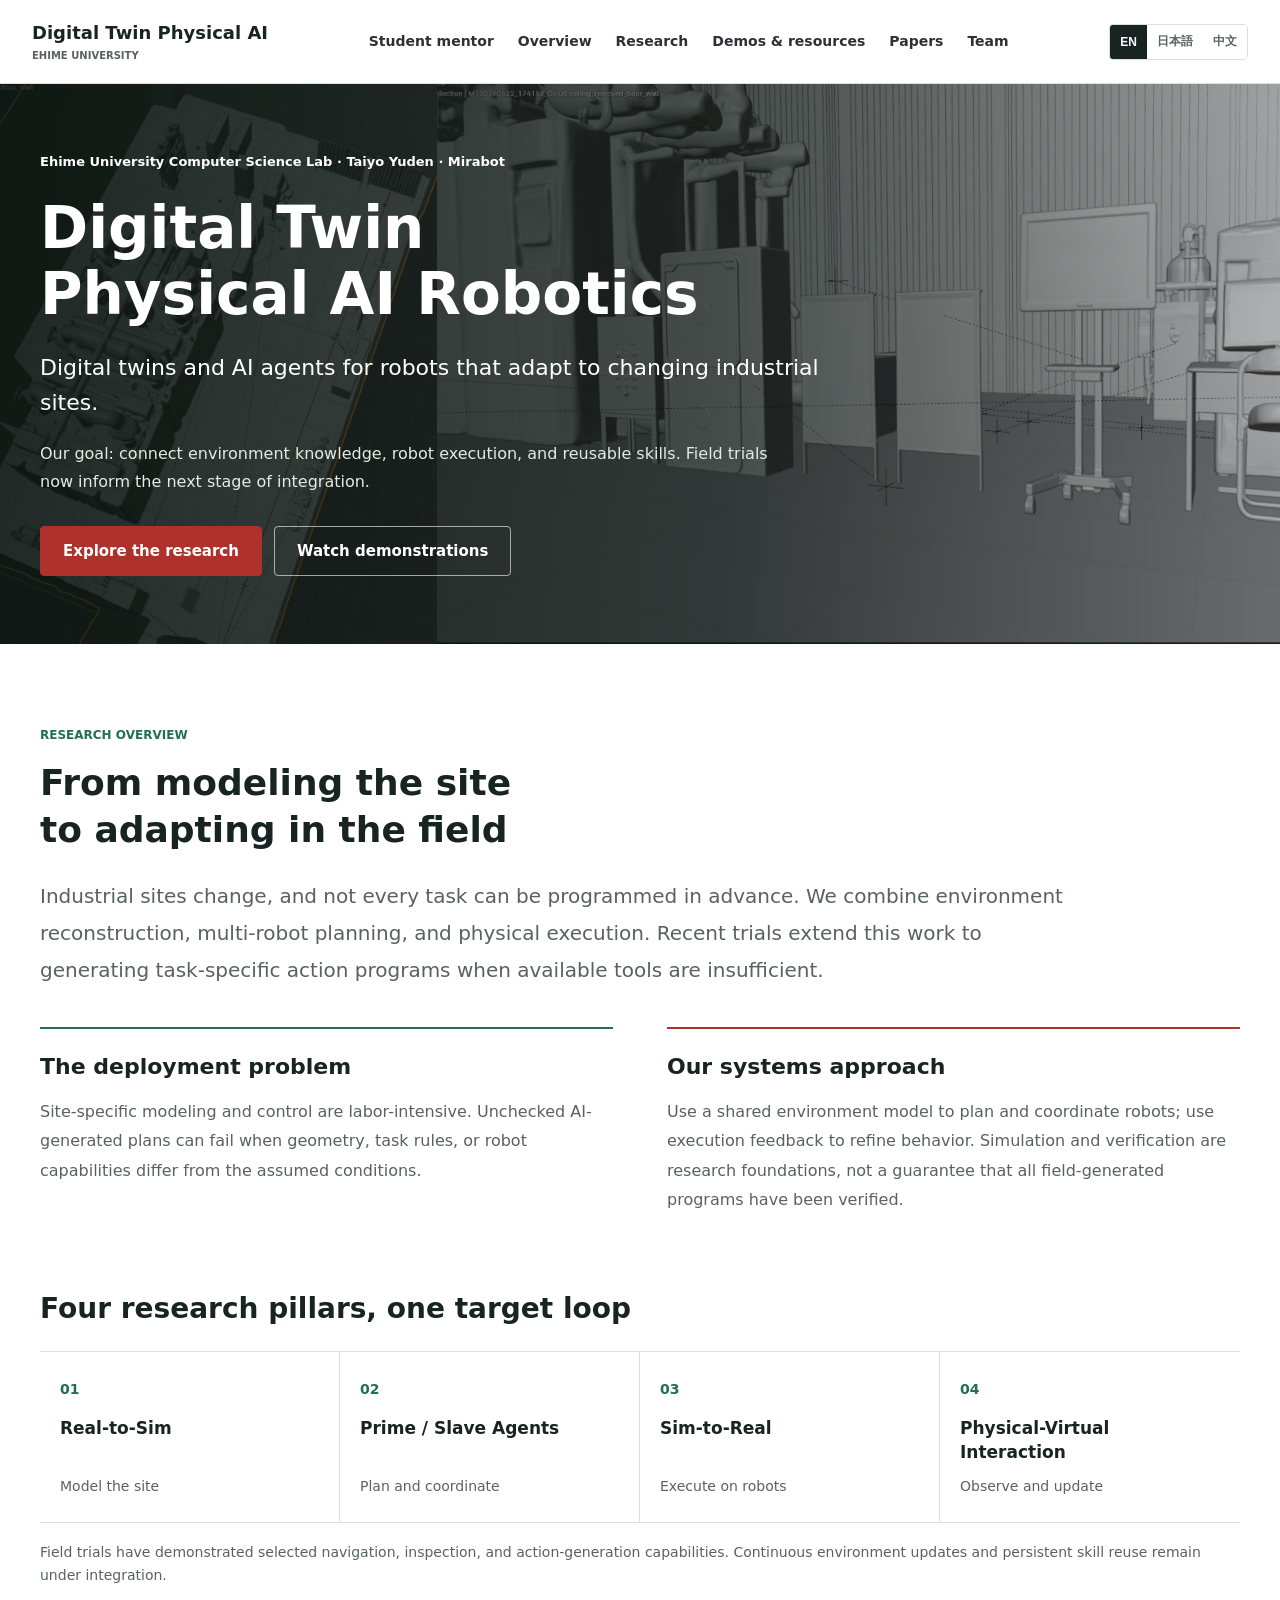
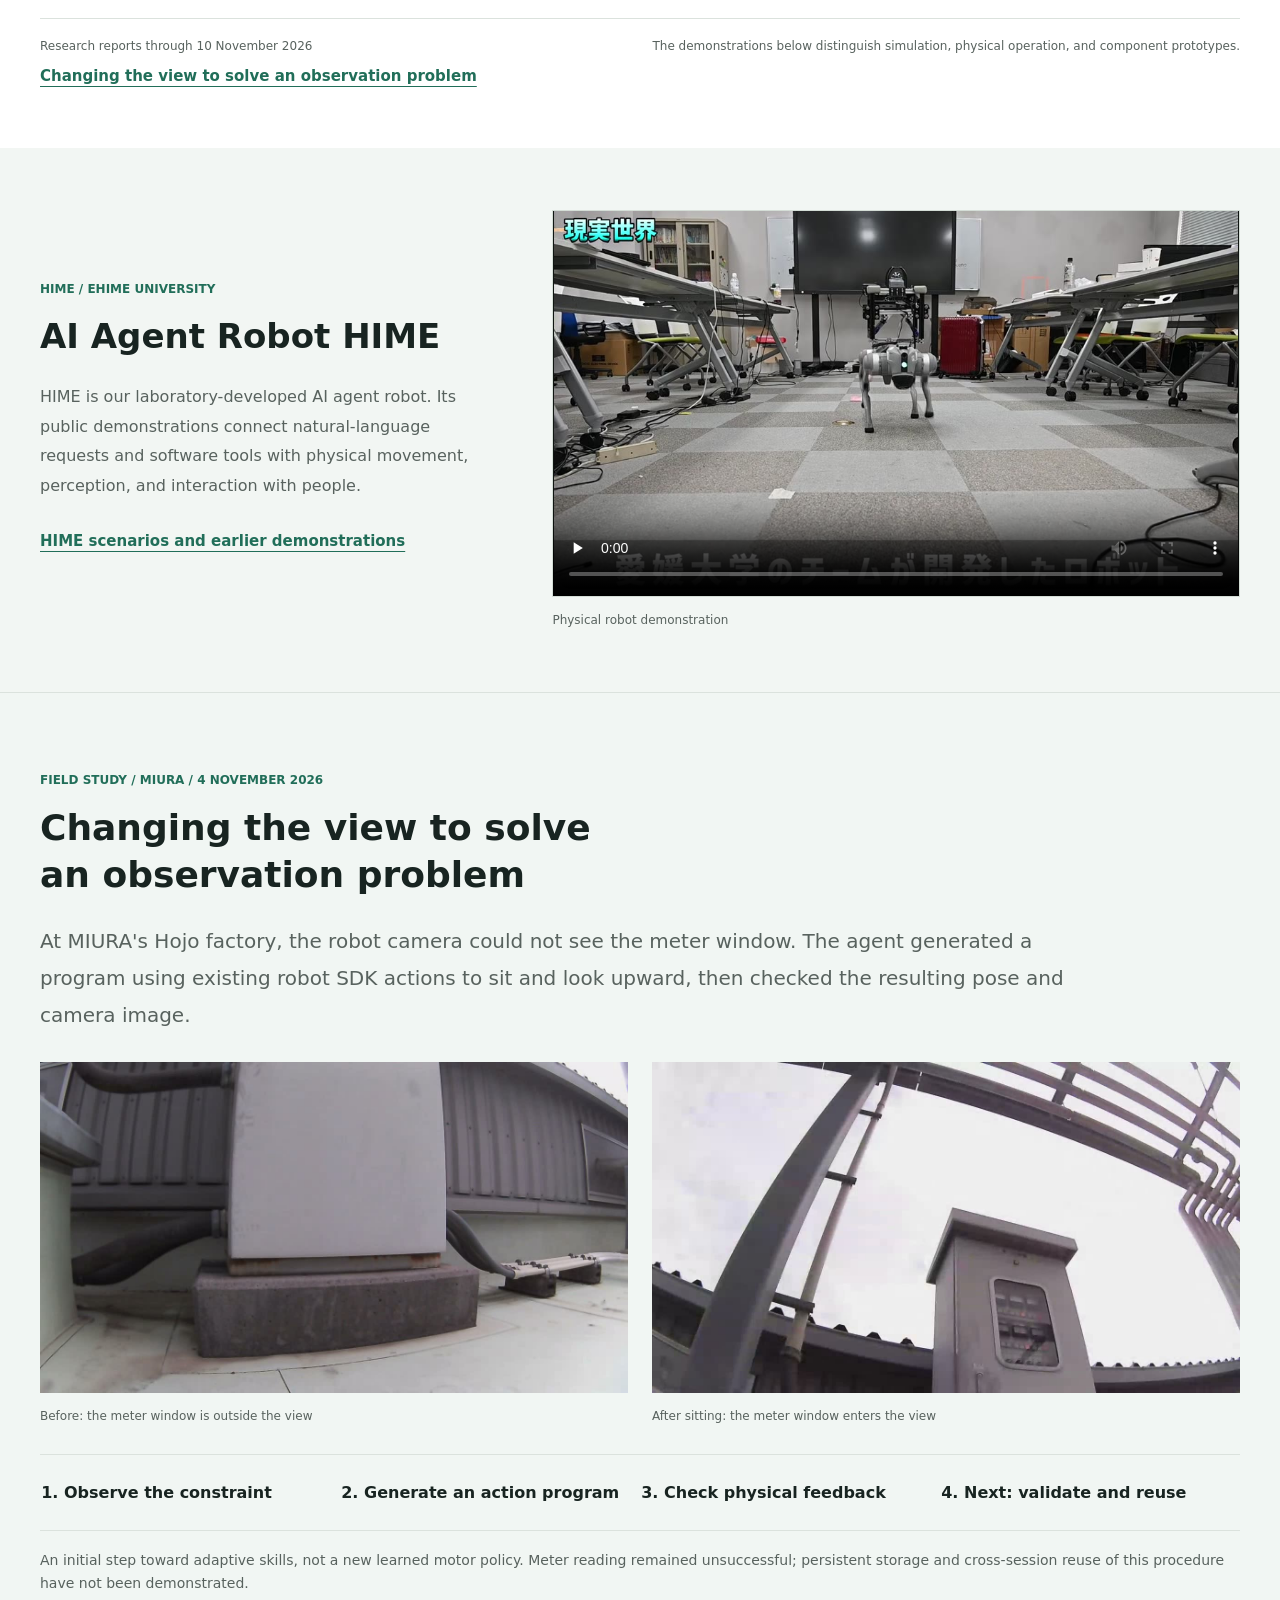
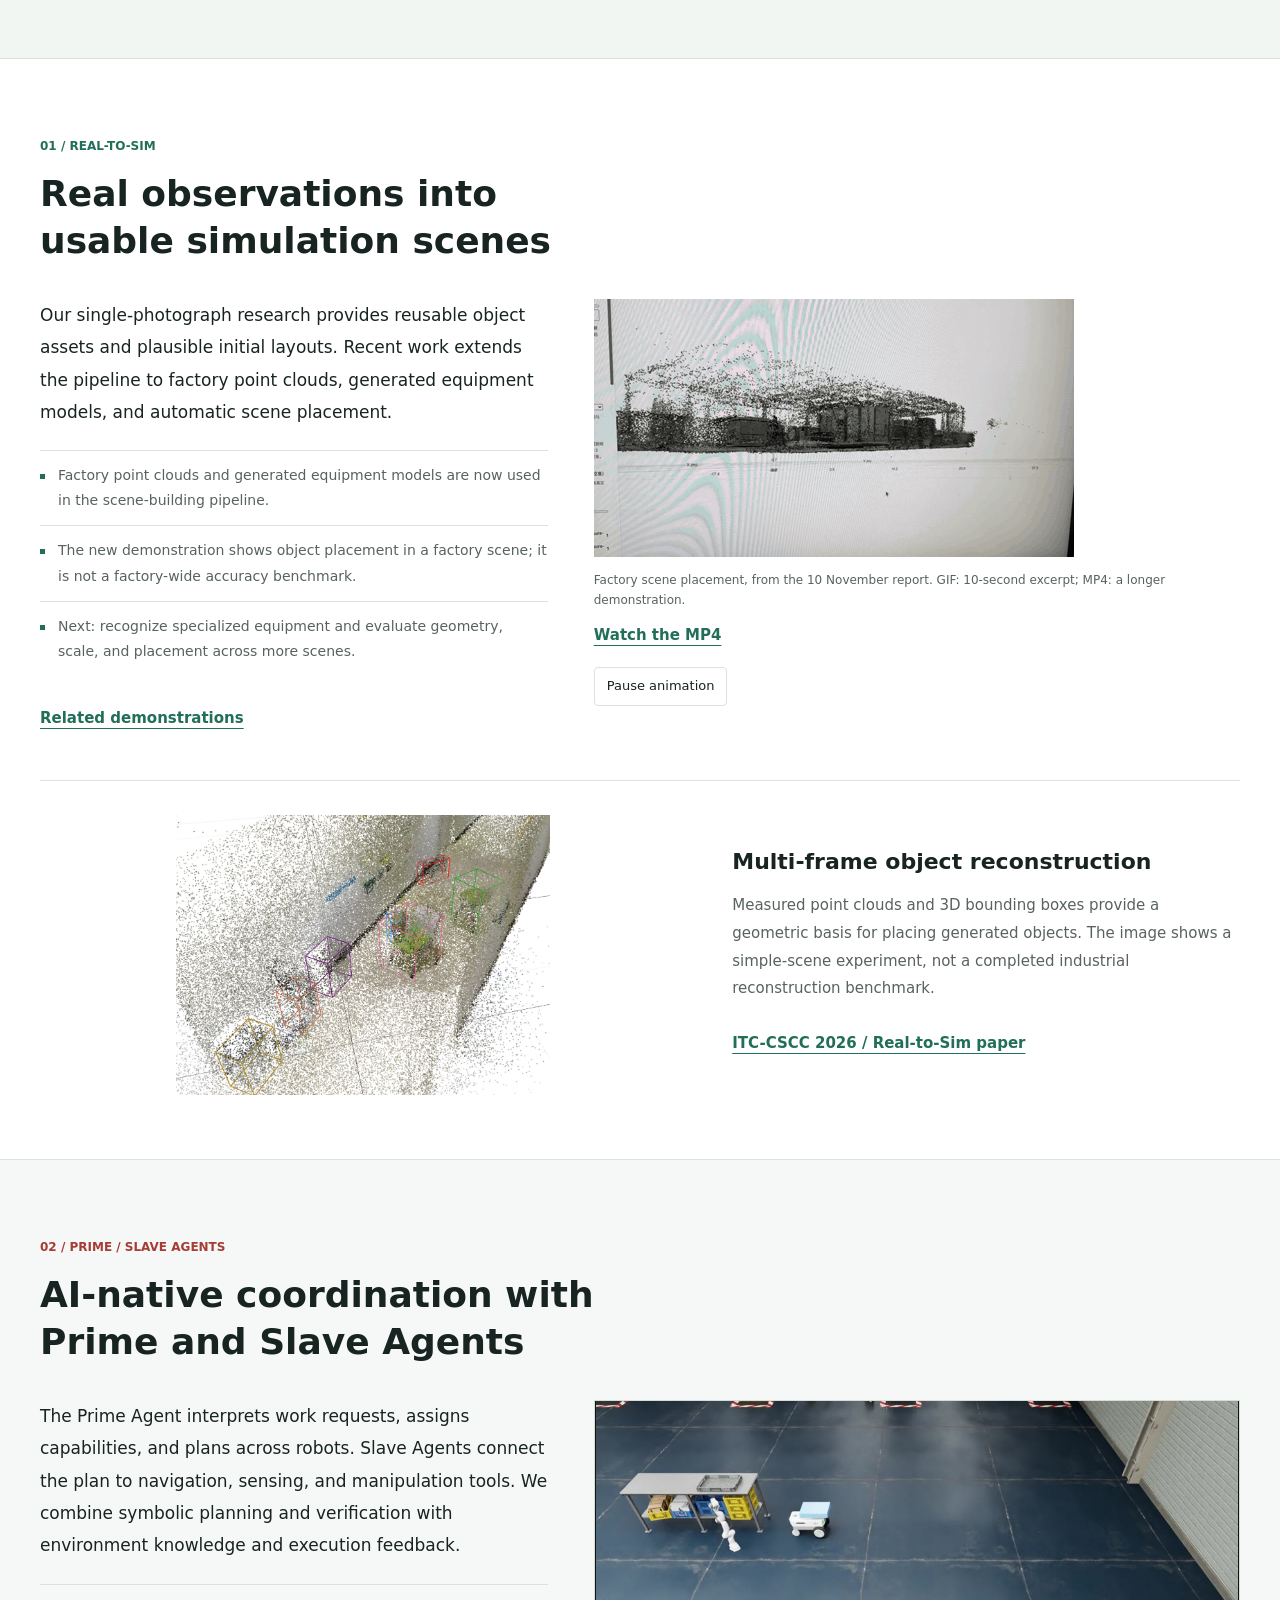
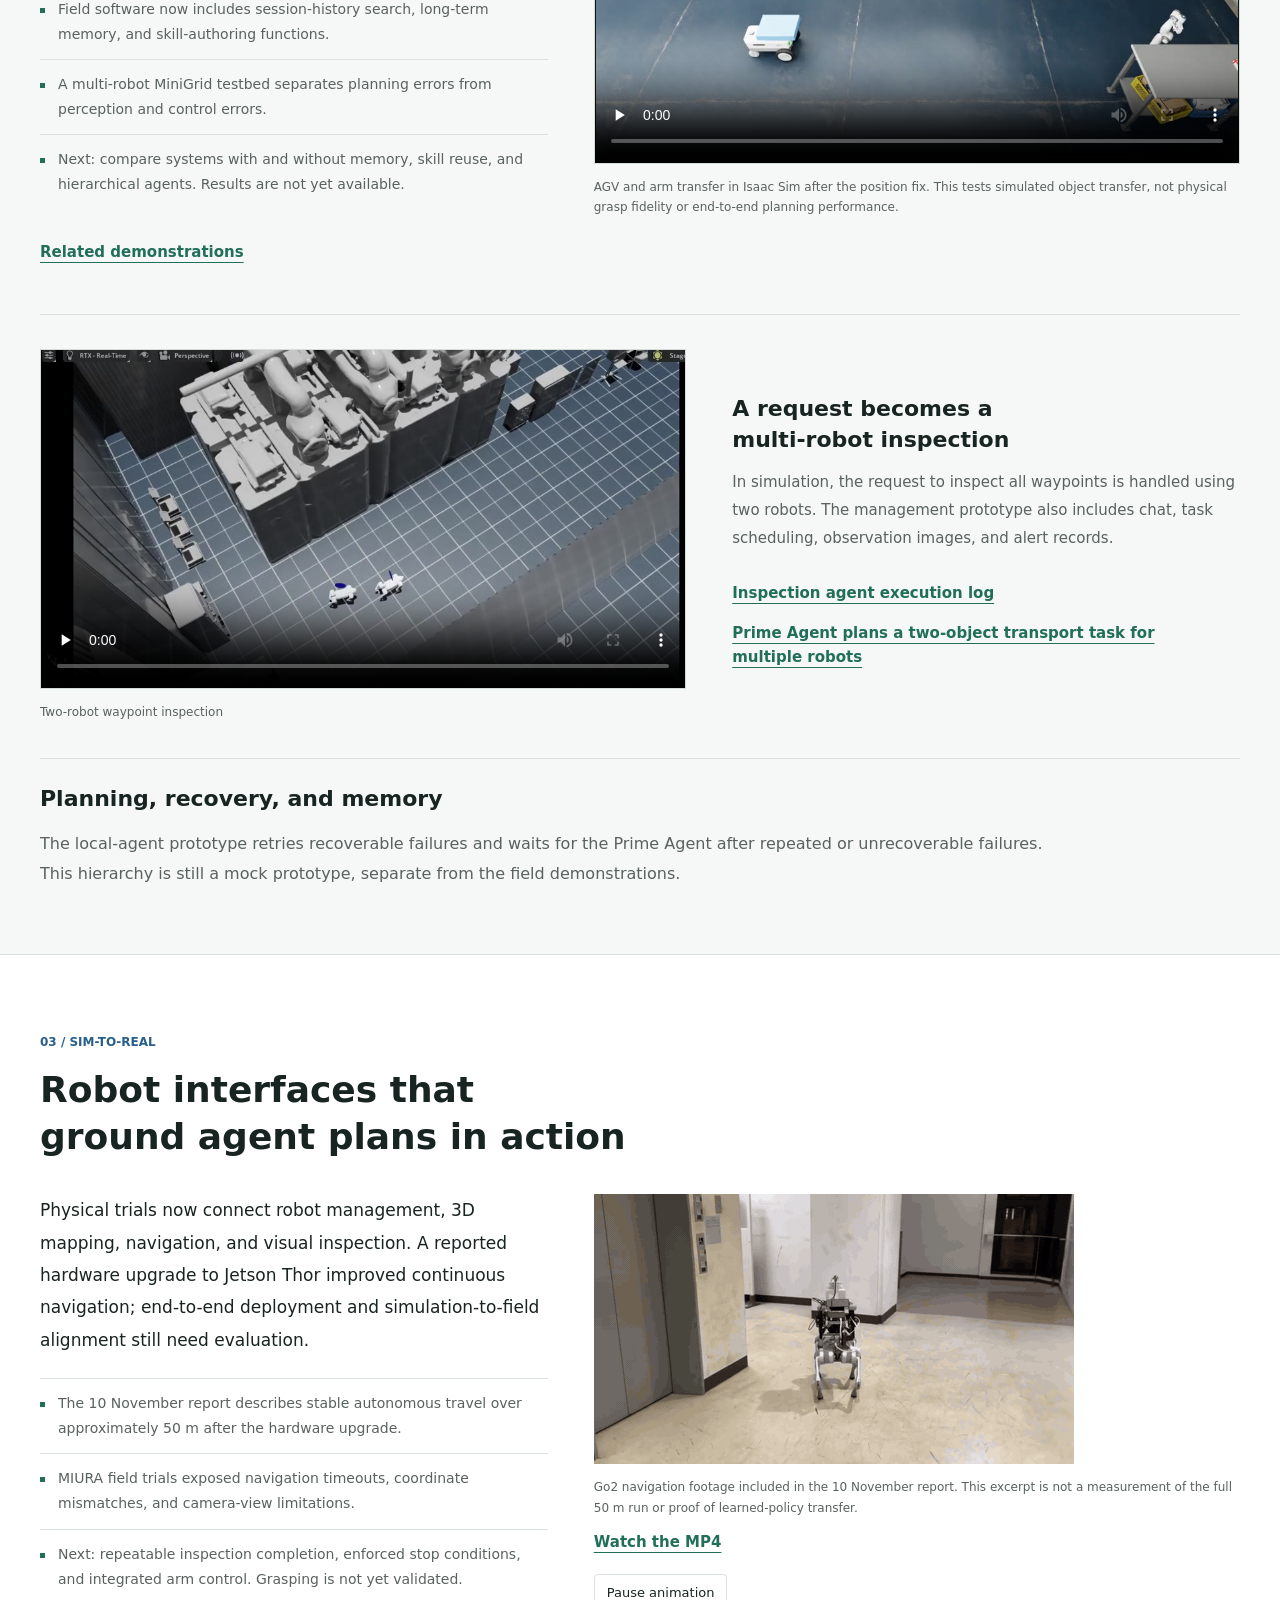
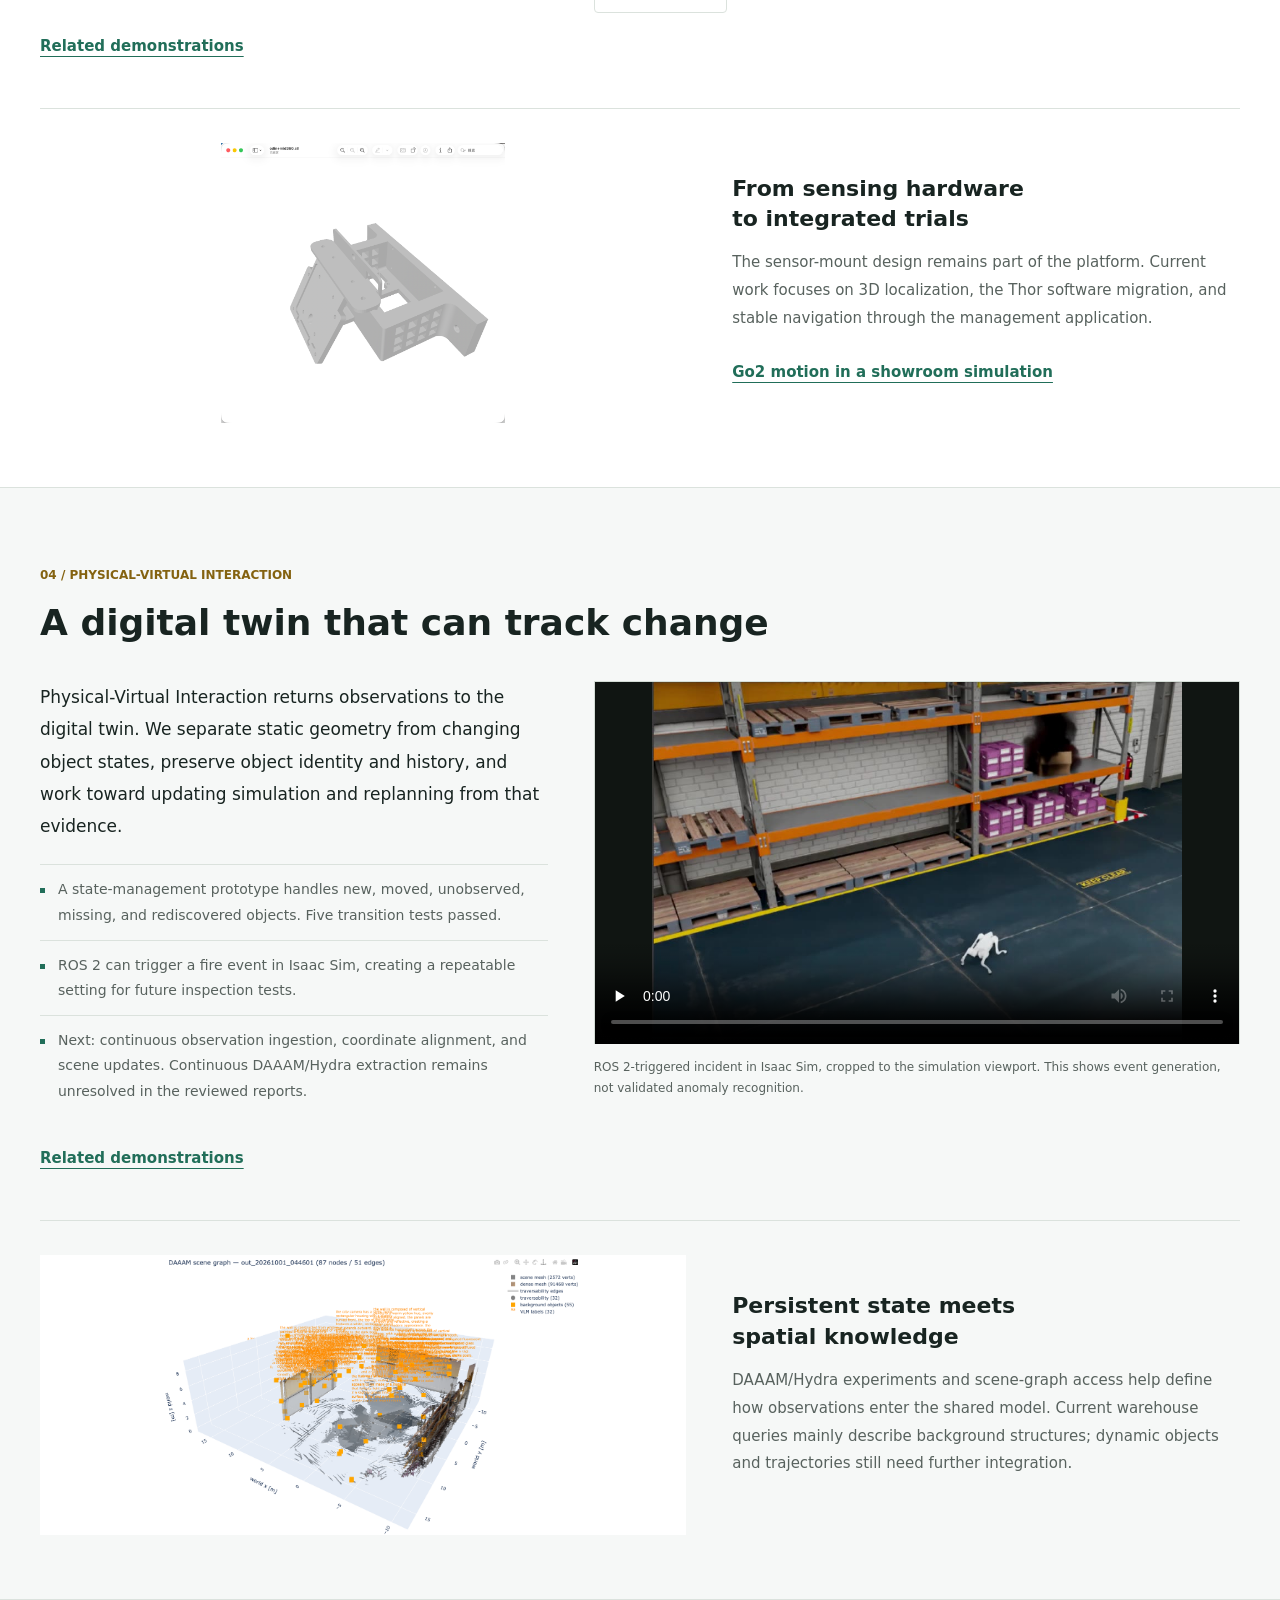
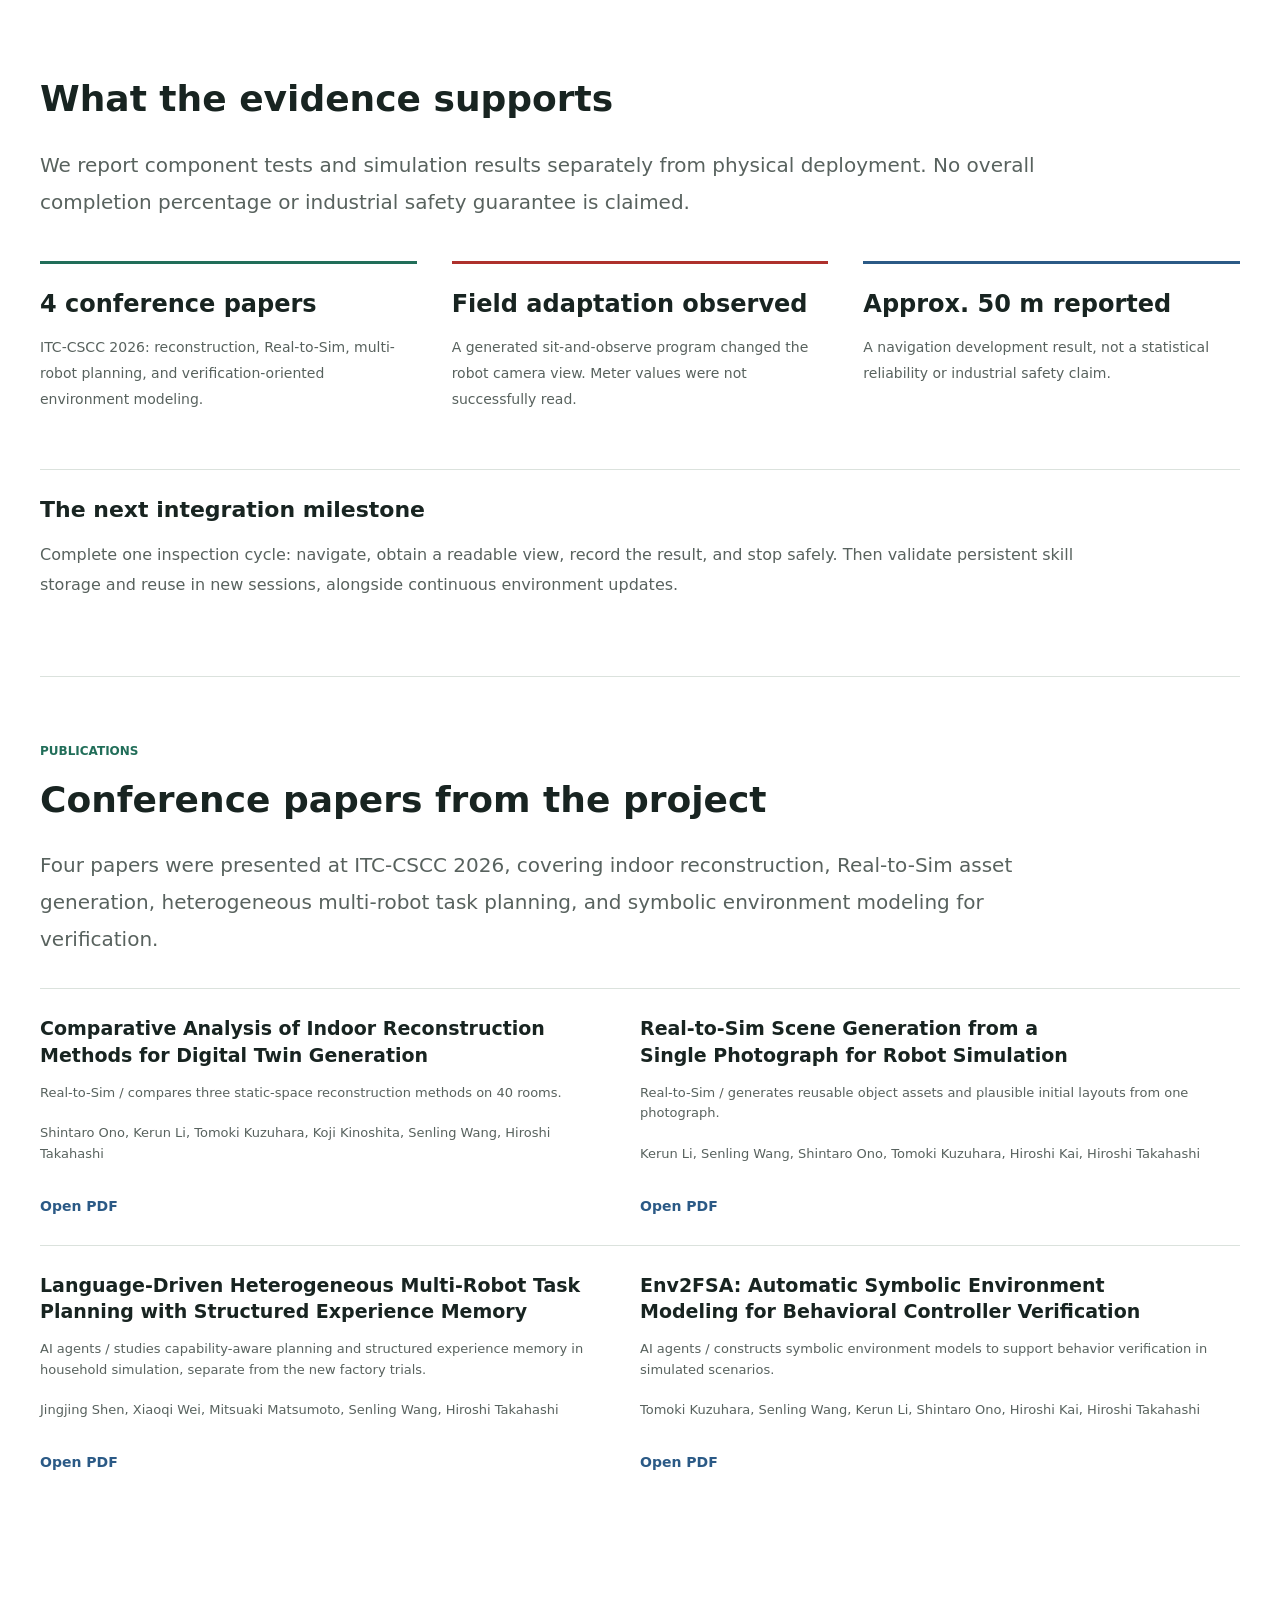
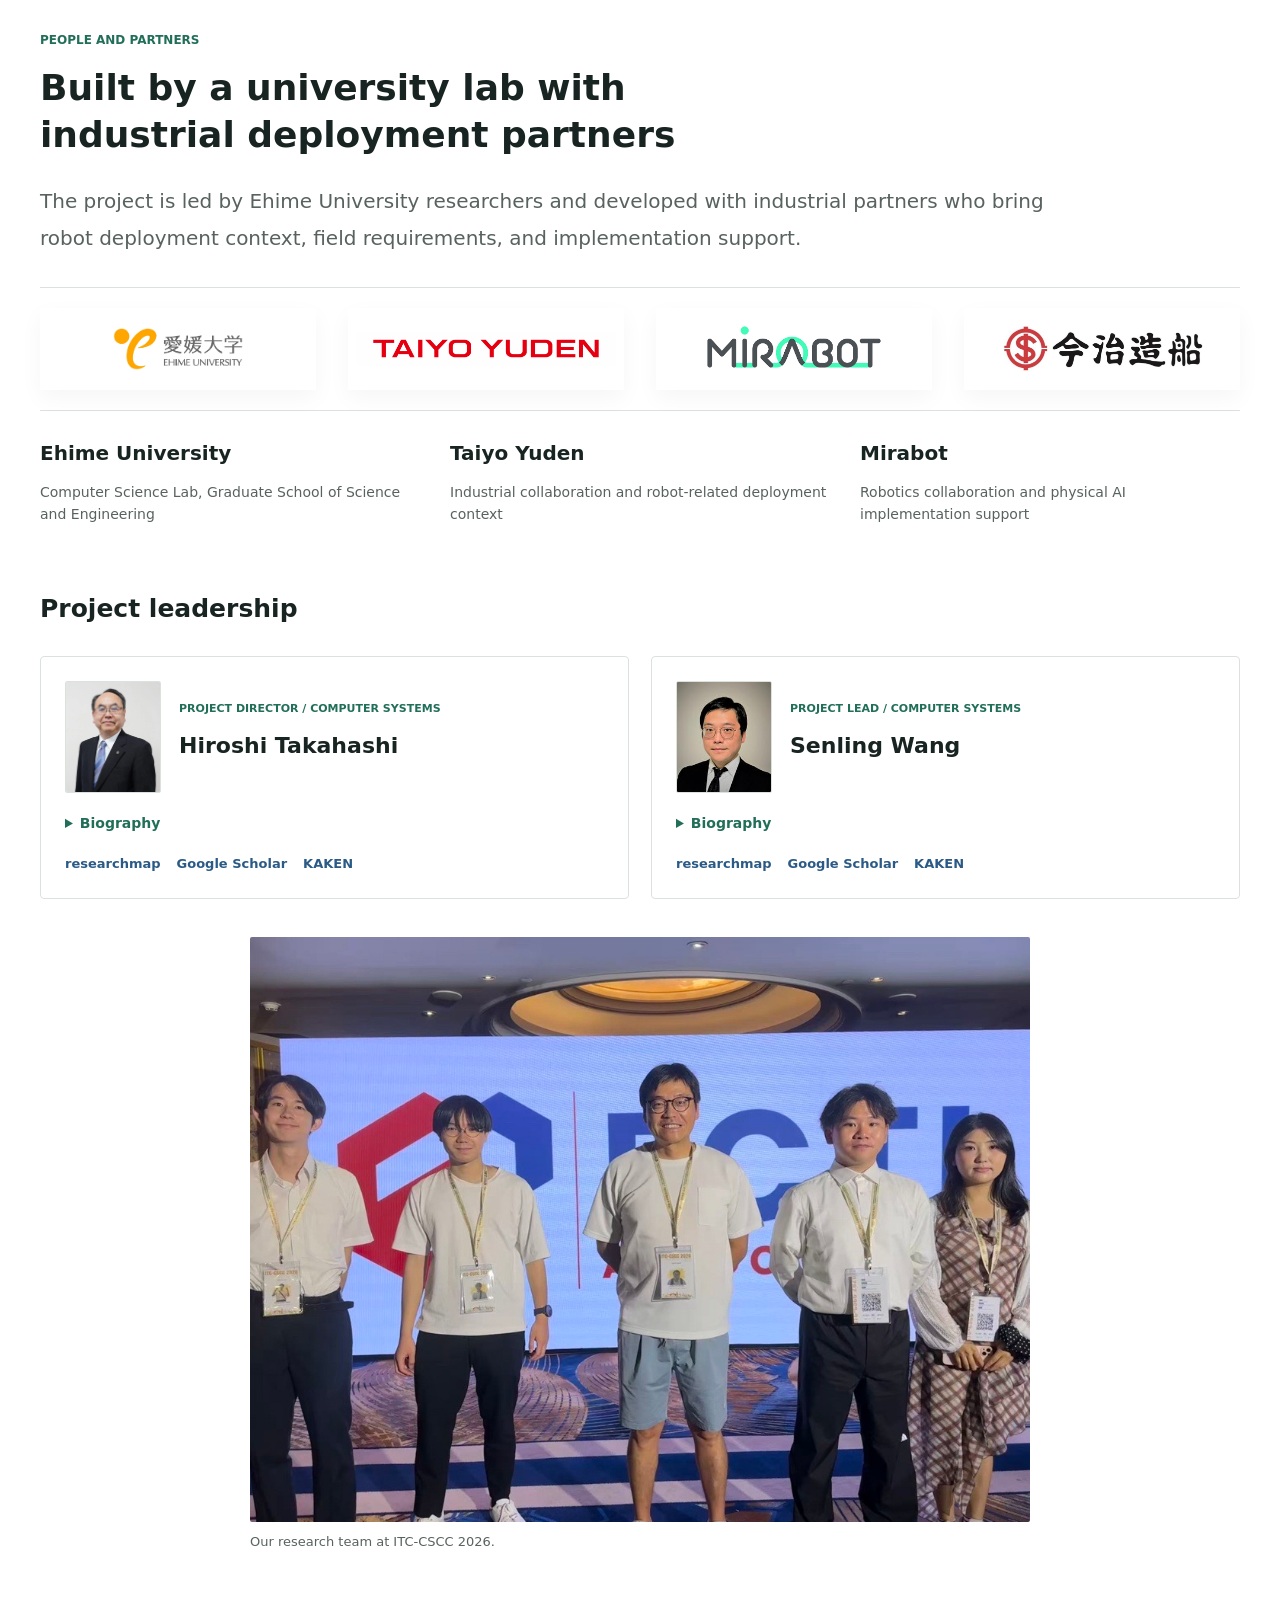
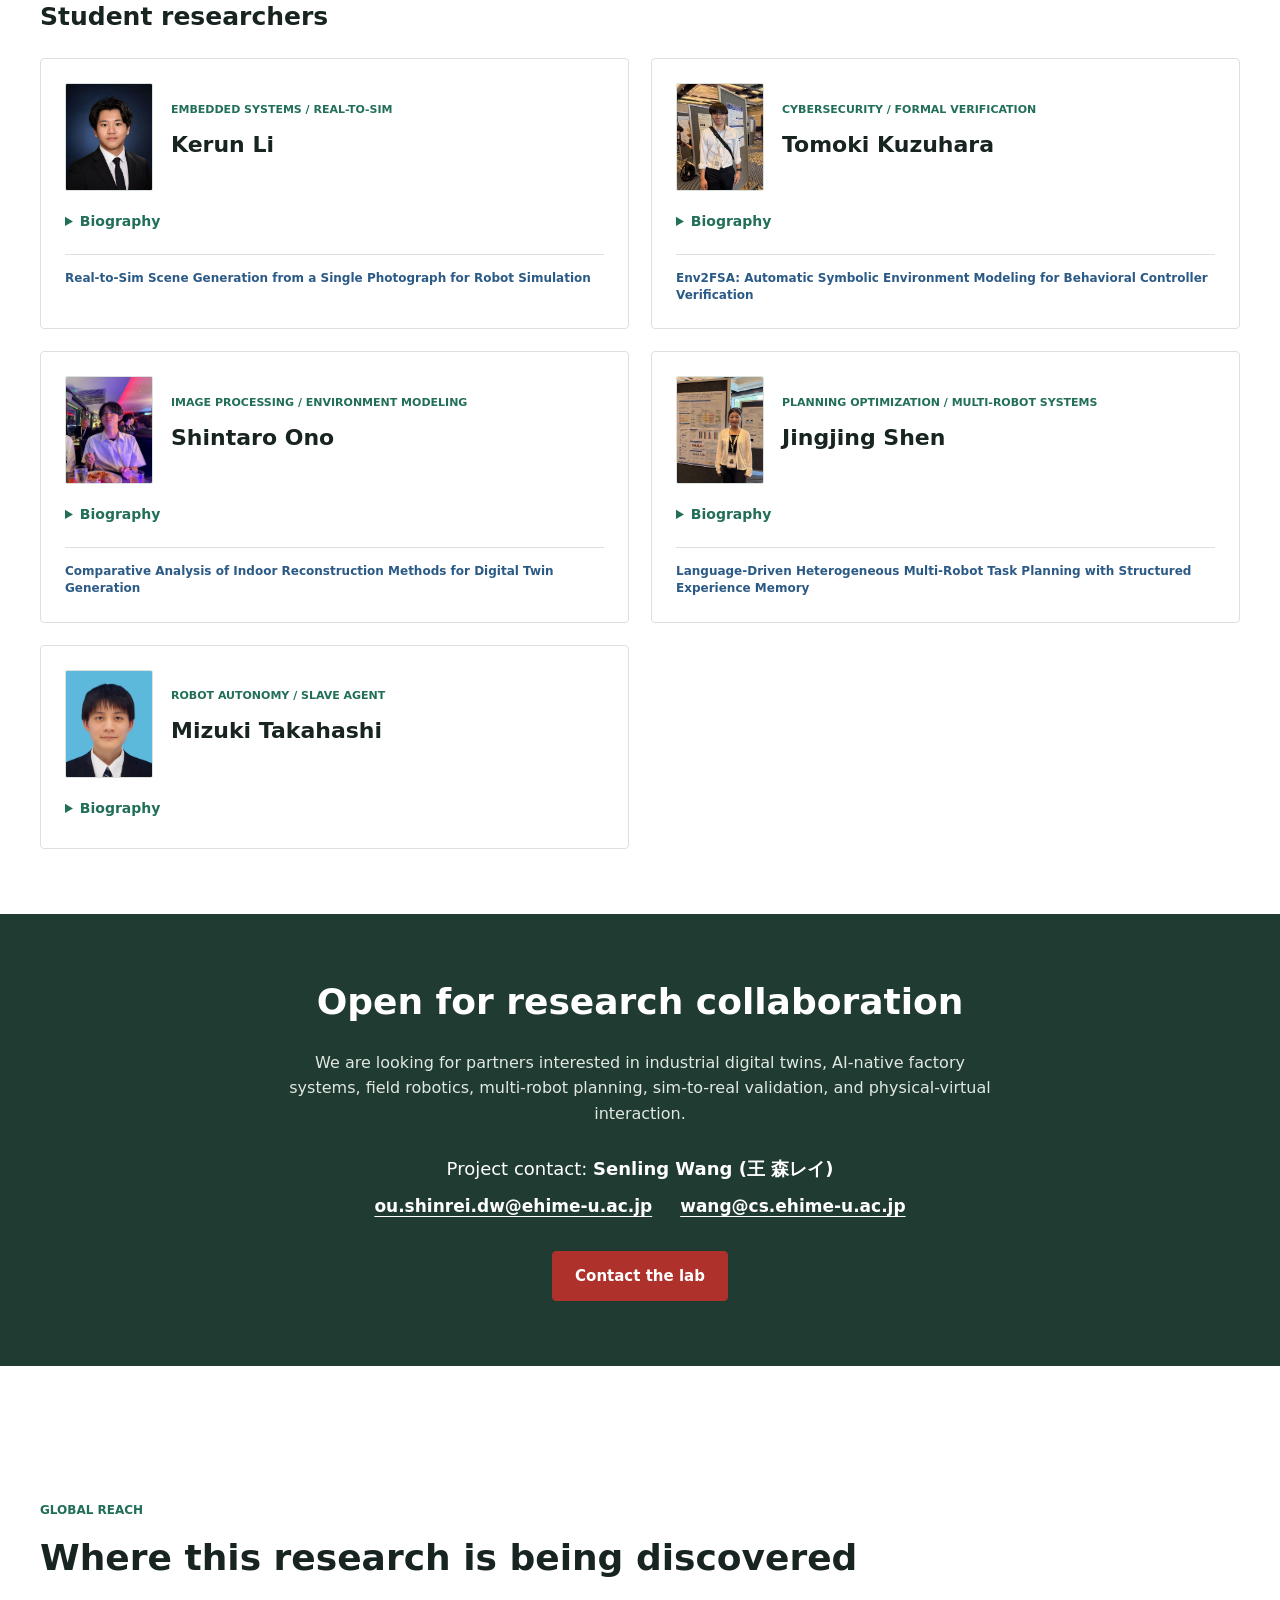
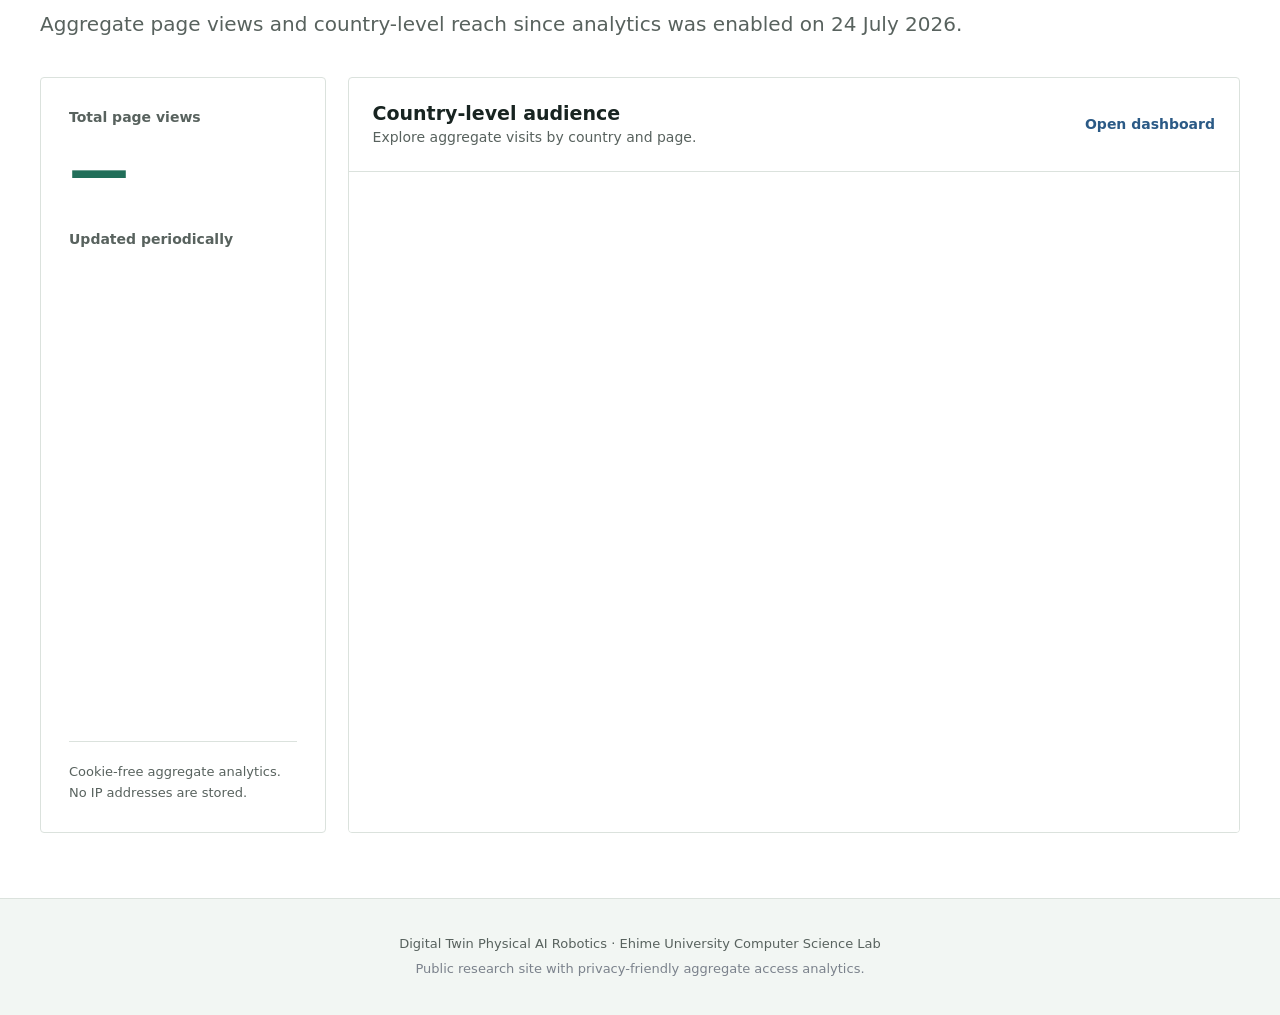
<file: index.html>
<!doctype html>
<html lang="en"><head><meta charset="utf-8"><meta name="viewport" content="width=device-width, initial-scale=1"><title>Digital Twin Physical AI Robotics | Ehime University</title><meta name="description" content="Ehime University's digital twin and Physical AI robotics research: Real-to-Sim, Prime and Slave Agents, robot deployment, and Physical-Virtual Interaction."><link rel="canonical" href="https://ehimetakahashilab.github.io/Computer-System-Lab.io/"><link rel="stylesheet" href="./styles.css"><link rel="stylesheet" href="./research.css"></head><body><header class="site-header"><a class="brand" href="./index.html">Digital Twin Physical AI<span>EHIME UNIVERSITY</span></a><nav aria-label="Primary navigation"><a href="./mentor/" data-i18n="nav_mentor">Student mentor</a><a href="./index.html#overview" data-i18n="nav_overview">Overview</a><a data-i18n="r_nav_research" href="./index.html#research">Research</a><a data-i18n="r_nav_demos" href="./resources.html">Demos &amp; resources</a><a href="./index.html#publications" data-i18n="nav_papers">Papers</a><a data-i18n="r_nav_team" href="./index.html#team">Team</a></nav><div class="language-switch" aria-label="Language selector"><button type="button" data-lang="en">EN</button><button type="button" data-lang="ja">日本語</button><button type="button" data-lang="zh">中文</button></div></header><main id="top"><section class="project-hero" aria-labelledby="project-title"><img class="project-background" src="./assets/ai-native-factory_2.png" alt="AI-native factory digital twin concept"><div class="project-shade"></div><div class="hero-inner"><p class="hero-org" data-i18n="hero_eyebrow">Ehime University Computer Science Lab · Taiyo Yuden · Mirabot</p><h1 data-i18n="r_project_title" id="project-title">Digital Twin Physical AI Robotics</h1><p data-i18n="r_project_subtitle" class="hero-description">Digital twins and AI agents for robots that adapt to changing industrial sites.</p><p data-i18n="r_project_goal" class="hero-goal">Our goal: connect environment knowledge, robot execution, and reusable skills. Field trials now inform the next stage of integration.</p><div class="hero-actions"><a data-i18n="r_explore" class="button primary" href="#research">Explore the research</a><a data-i18n="r_watch" class="button" href="./resources.html">Watch demonstrations</a></div></div></section>
<section id="overview" class="research-inner overview-rebuilt"><span id="research-updates" class="anchor-target"></span><p data-i18n="r_overview_k" class="section-kicker">Research overview</p><h2 data-i18n="r_overview_h">From modeling the site to adapting in the field</h2><p data-i18n="r_overview_p" class="lead">Industrial sites change, and not every task can be programmed in advance. We combine environment reconstruction, multi-robot planning, and physical execution. Recent trials extend this work to generating task-specific action programs when available tools are insufficient.</p><div class="question-columns"><article><h3 data-i18n="r_problem_h">The deployment problem</h3><p data-i18n="r_problem_p">Site-specific modeling and control are labor-intensive. Unchecked AI-generated plans can fail when geometry, task rules, or robot capabilities differ from the assumed conditions.</p></article><article><h3 data-i18n="r_approach_h">Our systems approach</h3><p data-i18n="r_approach_p">Use a shared environment model to plan and coordinate robots; use execution feedback to refine behavior. Simulation and verification are research foundations, not a guarantee that all field-generated programs have been verified.</p></article></div><div id="research" class="research-map"><h2 data-i18n="r_research_h">Four research pillars, one target loop</h2><div class="cycle-nav"><a href="#real2sim"><span class="cycle-index">01</span><strong>Real-to-Sim</strong><span data-i18n="r_cycle1">Model the site</span></a><a href="#agents"><span class="cycle-index">02</span><strong>Prime / Slave Agents</strong><span data-i18n="r_cycle2">Plan and coordinate</span></a><a href="#sim2real"><span class="cycle-index">03</span><strong>Sim-to-Real</strong><span data-i18n="r_cycle3">Execute on robots</span></a><a href="#interaction"><span class="cycle-index">04</span><strong>Physical-Virtual Interaction</strong><span data-i18n="r_cycle4">Observe and update</span></a></div><p data-i18n="r_research_p" class="integration-note">Field trials have demonstrated selected navigation, inspection, and action-generation capabilities. Continuous environment updates and persistent skill reuse remain under integration.</p></div><div class="evidence-dateline"><span data-i18n="r_asof">Research reports through 10 November 2026</span><span data-i18n="r_status_note">The demonstrations below distinguish simulation, physical operation, and component prototypes.</span></div><a data-i18n="n_case_h" class="text-link" href="#adaptive-skills">Changing the view to solve an observation problem</a></section>
<section id="hime" class="hime-band"><div class="research-inner hime-layout"><div><p class="section-kicker">HIME / EHIME UNIVERSITY</p><h2>AI Agent Robot HIME</h2><p data-i18n="r_hime_p">HIME is our laboratory-developed AI agent robot. Its public demonstrations connect natural-language requests and software tools with physical movement, perception, and interaction with people.</p><a data-i18n="r_hime_more" class="text-link" href="./videos.html">HIME scenarios and earlier demonstrations</a></div><figure class="demo-figure"><video controls playsinline preload="none" poster="./resource/hime-showcase.jpg" src="./videos/hime-ai-agent-robot-showcase.mp4" aria-label="HIME AI agent robot showcase"></video><figcaption data-i18n="r_physical">Physical robot demonstration</figcaption></figure></div></section>
<section id="adaptive-skills" class="research-band field-study"><div class="research-inner"><p data-i18n="n_case_k" class="section-kicker">FIELD STUDY / MIURA / 4 NOVEMBER 2026</p><h2 data-i18n="n_case_h">Changing the view to solve an observation problem</h2><p data-i18n="n_case_p" class="lead">At MIURA's Hojo factory, the robot camera could not see the meter window. The agent generated a program using existing robot SDK actions to sit and look upward, then checked the resulting pose and camera image.</p><div class="field-views"><figure class="demo-figure"><img src="./resource/meter-view-before.jpg" alt="Before: the meter window is outside the view" loading="lazy" width="1280" height="720"><figcaption data-i18n="n_before">Before: the meter window is outside the view</figcaption></figure><figure class="demo-figure"><img src="./resource/meter-view-seated.jpg" alt="After sitting: the meter window enters the view" loading="lazy" width="1280" height="720"><figcaption data-i18n="n_after">After sitting: the meter window enters the view</figcaption></figure></div><ol class="adaptation-steps"><li data-i18n="n_step1">Observe the constraint</li><li data-i18n="n_step2">Generate an action program</li><li data-i18n="n_step3">Check physical feedback</li><li data-i18n="n_step4">Next: validate and reuse</li></ol><p data-i18n="n_case_limit" class="integration-note">An initial step toward adaptive skills, not a new learned motor policy. Meter reading remained unsuccessful; persistent storage and cross-session reuse of this procedure have not been demonstrated.</p></div></section><span id="progress-r2s" class="anchor-target"></span><section id="real2sim" class="research-band pillar-1"><div class="research-inner"><div class="pillar-top"><p class="section-kicker">01 / Real-to-Sim</p><h2 data-i18n="r_p1_h">Real observations into usable simulation scenes</h2></div><div class="pillar-layout"><div class="pillar-copy"><p data-i18n="r_p1_p">Our single-photograph research provides reusable object assets and plausible initial layouts. Recent work extends the pipeline to factory point clouds, generated equipment models, and automatic scene placement.</p><ul class="research-points"><li data-i18n="r_p1_a">Factory point clouds and generated equipment models are now used in the scene-building pipeline.</li><li data-i18n="r_p1_b">The new demonstration shows object placement in a factory scene; it is not a factory-wide accuracy benchmark.</li><li data-i18n="r_p1_c">Next: recognize specialized equipment and evaluate geometry, scale, and placement across more scenes.</li></ul><a data-i18n="r_more" class="text-link" href="./resources.html#real2sim">Related demonstrations</a></div><figure class="demo-figure"><img src="./resource/factory-scene-placement-202611.gif" alt="Factory scene placement, from the 10 November report. GIF: 10-second excerpt; MP4: a longer demonstration." loading="lazy" decoding="async"><figcaption data-i18n="r_p1_cap">Factory scene placement, from the 10 November report. GIF: 10-second excerpt; MP4: a longer demonstration.</figcaption><a data-i18n="n_watch" class="text-link" href="./resource/factory-scene-placement-202611.mp4">Watch the MP4</a></figure></div><div class="support-row"><figure><img src="./assets/progress-2026-10/multi-frame-3d-object-bounds.jpeg" alt="Multi-frame reconstruction: measured point cloud and 3D bounding boxes" loading="lazy" decoding="async"></figure><div><h3 data-i18n="r_p1_detail">Multi-frame object reconstruction</h3><p data-i18n="r_p1_detail_p">Measured point clouds and 3D bounding boxes provide a geometric basis for placing generated objects. The image shows a simple-scene experiment, not a completed industrial reconstruction benchmark.</p><a class="text-link" href="./papers/m69484-li%20stamped-e.pdf">ITC-CSCC 2026 / Real-to-Sim paper</a></div></div></div></section><span id="progress-agents" class="anchor-target"></span><section id="agents" class="research-band pillar-2"><div class="research-inner"><div class="pillar-top"><p class="section-kicker">02 / Prime / Slave Agents</p><h2 data-i18n="r_p2_h">AI-native coordination with Prime and Slave Agents</h2></div><div class="pillar-layout"><div class="pillar-copy"><p data-i18n="r_p2_p">The Prime Agent interprets work requests, assigns capabilities, and plans across robots. Slave Agents connect the plan to navigation, sensing, and manipulation tools. We combine symbolic planning and verification with environment knowledge and execution feedback.</p><ul class="research-points"><li data-i18n="r_p2_a">Field software now includes session-history search, long-term memory, and skill-authoring functions.</li><li data-i18n="r_p2_b">A multi-robot MiniGrid testbed separates planning errors from perception and control errors.</li><li data-i18n="r_p2_c">Next: compare systems with and without memory, skill reuse, and hierarchical agents. Results are not yet available.</li></ul><a data-i18n="r_more" class="text-link" href="./resources.html#agents">Related demonstrations</a></div><figure class="demo-figure"><video controls playsinline preload="none" poster="./resource/agv-arm-transfer-corrected.jpg" src="./resource/agv-arm-transfer-corrected.mp4" aria-label="AGV and arm transfer in Isaac Sim after the position fix. This tests simulated object transfer, not physical grasp fidelity or end-to-end planning performance."></video><figcaption data-i18n="r_p2_cap">AGV and arm transfer in Isaac Sim after the position fix. This tests simulated object transfer, not physical grasp fidelity or end-to-end planning performance.</figcaption></figure></div><div class="support-row"><figure class="demo-figure"><video controls playsinline preload="none" poster="./resource/two-robot-waypoint-inspection.jpg" src="./resource/two-robot-waypoint-inspection.mp4" aria-label="Two-robot waypoint inspection"></video><figcaption data-i18n="r_d_patrol">Two-robot waypoint inspection</figcaption></figure><div><h3 data-i18n="r_p2_demo_h">A request becomes a multi-robot inspection</h3><p data-i18n="r_p2_demo_p">In simulation, the request to inspect all waypoints is handled using two robots. The management prototype also includes chat, task scheduling, observation images, and alert records.</p><a data-i18n="r_d_console" class="text-link" href="./resources.html#two-robot-inspection-console">Inspection agent execution log</a><a class="text-link" data-i18n="agents_showcase_title" href="./videos/prime%20agent%E3%81%AB%E3%82%88%E3%82%8B%E3%83%9E%E3%83%AB%E3%83%81%E3%83%AD%E3%83%9C%E3%83%83%E3%83%88%E3%81%AE%E3%82%BF%E3%82%B9%E3%82%AF%E8%A8%88%E7%94%BB(%E3%83%9E%E3%82%B0%E3%82%AB%E3%83%83%E3%83%97%E3%82%92%E3%83%9C%E3%83%83%E3%82%AF%E3%82%B91%E3%80%81%E3%83%81%E3%83%BC%E3%82%BA%E3%82%92%E3%83%9C%E3%83%83%E3%82%AF%E3%82%B92%E3%81%BE%E3%81%A7%E6%90%AC%E9%80%81%E3%81%97%E3%81%A6%E3%81%8F%E3%81%A0%E3%81%95%E3%81%84).gif">Prime Agent plans a two-object transport task for multiple robots</a></div></div><div class="next-milestone"><h3 data-i18n="r_p2_detail_new">Planning, recovery, and memory</h3><p data-i18n="r_p2_detail_new_p">The local-agent prototype retries recoverable failures and waits for the Prime Agent after repeated or unrecoverable failures. This hierarchy is still a mock prototype, separate from the field demonstrations.</p></div></div></section><span id="progress-sim" class="anchor-target"></span><section id="sim2real" class="research-band pillar-3"><div class="research-inner"><div class="pillar-top"><p class="section-kicker">03 / Sim-to-Real</p><h2 data-i18n="r_p3_h">Robot interfaces that ground agent plans in action</h2></div><div class="pillar-layout"><div class="pillar-copy"><p data-i18n="r_p3_p">Physical trials now connect robot management, 3D mapping, navigation, and visual inspection. A reported hardware upgrade to Jetson Thor improved continuous navigation; end-to-end deployment and simulation-to-field alignment still need evaluation.</p><ul class="research-points"><li data-i18n="r_p3_a">The 10 November report describes stable autonomous travel over approximately 50 m after the hardware upgrade.</li><li data-i18n="r_p3_b">MIURA field trials exposed navigation timeouts, coordinate mismatches, and camera-view limitations.</li><li data-i18n="r_p3_c">Next: repeatable inspection completion, enforced stop conditions, and integrated arm control. Grasping is not yet validated.</li></ul><a data-i18n="r_more" class="text-link" href="./resources.html#sim2real">Related demonstrations</a></div><figure class="demo-figure"><img src="./resource/go2-autonomous-navigation-202611.gif" alt="Go2 navigation footage included in the 10 November report. This excerpt is not a measurement of the full 50 m run or proof of learned-policy transfer." loading="lazy" decoding="async"><figcaption data-i18n="r_p3_cap">Go2 navigation footage included in the 10 November report. This excerpt is not a measurement of the full 50 m run or proof of learned-policy transfer.</figcaption><a data-i18n="n_watch" class="text-link" href="./resource/go2-autonomous-navigation-202611.mp4">Watch the MP4</a></figure></div><div class="support-row"><figure><img src="./assets/progress-2026-10/odin-mid360-sensor-mount.png" alt="Odin1 and MID-360 sensor mount CAD design" loading="lazy" decoding="async"></figure><div><h3 data-i18n="r_p3_detail">From sensing hardware to integrated trials</h3><p data-i18n="r_p3_detail_p">The sensor-mount design remains part of the platform. Current work focuses on 3D localization, the Thor software migration, and stable navigation through the management application.</p><a data-i18n="r_d_go2" class="text-link" href="./resources.html#go2-showroom-simulation">Go2 motion in a showroom simulation</a></div></div></div></section><span id="progress-interaction" class="anchor-target"></span><section id="interaction" class="research-band pillar-4"><div class="research-inner"><div class="pillar-top"><p class="section-kicker">04 / Physical-Virtual Interaction</p><h2 data-i18n="r_p4_h">A digital twin that can track change</h2></div><div class="pillar-layout"><div class="pillar-copy"><p data-i18n="r_p4_p">Physical-Virtual Interaction returns observations to the digital twin. We separate static geometry from changing object states, preserve object identity and history, and work toward updating simulation and replanning from that evidence.</p><ul class="research-points"><li data-i18n="r_p4_a">A state-management prototype handles new, moved, unobserved, missing, and rediscovered objects. Five transition tests passed.</li><li data-i18n="r_p4_b">ROS 2 can trigger a fire event in Isaac Sim, creating a repeatable setting for future inspection tests.</li><li data-i18n="r_p4_c">Next: continuous observation ingestion, coordinate alignment, and scene updates. Continuous DAAAM/Hydra extraction remains unresolved in the reviewed reports.</li></ul><a data-i18n="r_more" class="text-link" href="./resources.html#interaction">Related demonstrations</a></div><figure class="demo-figure"><video controls playsinline preload="none" poster="./resource/ros2-triggered-fire-event.jpg" src="./resource/ros2-triggered-fire-event.mp4" aria-label="ROS 2-triggered incident in Isaac Sim, cropped to the simulation viewport. This shows event generation, not validated anomaly recognition."></video><figcaption data-i18n="r_p4_cap">ROS 2-triggered incident in Isaac Sim, cropped to the simulation viewport. This shows event generation, not validated anomaly recognition.</figcaption></figure></div><div class="support-row"><figure><img src="./assets/progress-2026-10/warehouse-scene-graph.png" alt="Scene graph from simulated warehouse observations" loading="lazy" decoding="async"></figure><div><h3 data-i18n="r_p4_detail">Persistent state meets spatial knowledge</h3><p data-i18n="r_p4_detail_p">DAAAM/Hydra experiments and scene-graph access help define how observations enter the shared model. Current warehouse queries mainly describe background structures; dynamic objects and trajectories still need further integration.</p></div></div></div></section>
<section id="evidence" class="research-inner evidence-rebuilt"><h2 data-i18n="r_result_h">What the evidence supports</h2><p data-i18n="r_result_p" class="lead">We report component tests and simulation results separately from physical deployment. No overall completion percentage or industrial safety guarantee is claimed.</p><div class="evidence-grid"><article><h3 data-i18n="r_result_1">4 conference papers</h3><p data-i18n="r_result_1p">ITC-CSCC 2026: reconstruction, Real-to-Sim, multi-robot planning, and verification-oriented environment modeling.</p></article><article><h3 data-i18n="r_result_2">Field adaptation observed</h3><p data-i18n="r_result_2p">A generated sit-and-observe program changed the robot camera view. Meter values were not successfully read.</p></article><article><h3 data-i18n="r_result_3">Approx. 50 m reported</h3><p data-i18n="r_result_3p">A navigation development result, not a statistical reliability or industrial safety claim.</p></article></div><div id="roadmap" class="next-milestone"><h3 data-i18n="r_next_h">The next integration milestone</h3><p data-i18n="r_next_p">Complete one inspection cycle: navigate, obtain a readable view, record the result, and stop safely. Then validate persistent skill storage and reuse in new sessions, alongside continuous environment updates.</p></div></section>
<section id="publications" class="section publications-section">
        <div class="section-kicker" data-i18n="pub_kicker">Publications</div>
        <h2 data-i18n="pub_title">Conference papers from the project</h2>
        <p class="lead" data-i18n="pub_lead">Four papers were presented at ITC-CSCC 2026, covering indoor reconstruction, Real-to-Sim asset generation, heterogeneous multi-robot task planning, and symbolic environment modeling for verification.</p>
        <div class="paper-list">
          <article>
            <h3>Comparative Analysis of Indoor Reconstruction Methods for Digital Twin Generation</h3>
            <p data-i18n="n_paper_0">Real-to-Sim / compares three static-space reconstruction methods on 40 rooms.</p><p>Shintaro Ono, Kerun Li, Tomoki Kuzuhara, Koji Kinoshita, Senling Wang, Hiroshi Takahashi</p>
            <a href="./papers/m65258-ono%20stamped-e.pdf">Open PDF</a>
          </article>
          <article>
            <h3>Real-to-Sim Scene Generation from a Single Photograph for Robot Simulation</h3>
            <p data-i18n="n_paper_1">Real-to-Sim / generates reusable object assets and plausible initial layouts from one photograph.</p><p>Kerun Li, Senling Wang, Shintaro Ono, Tomoki Kuzuhara, Hiroshi Kai, Hiroshi Takahashi</p>
            <a href="./papers/m69484-li%20stamped-e.pdf">Open PDF</a>
          </article>
          <article>
            <h3>Language-Driven Heterogeneous Multi-Robot Task Planning with Structured Experience Memory</h3>
            <p data-i18n="n_paper_2">AI agents / studies capability-aware planning and structured experience memory in household simulation, separate from the new factory trials.</p><p>Jingjing Shen, Xiaoqi Wei, Mitsuaki Matsumoto, Senling Wang, Hiroshi Takahashi</p>
            <a href="./papers/m70501-shen%20stamped-e.pdf">Open PDF</a>
          </article>
          <article>
            <h3>Env2FSA: Automatic Symbolic Environment Modeling for Behavioral Controller Verification</h3>
            <p data-i18n="n_paper_3">AI agents / constructs symbolic environment models to support behavior verification in simulated scenarios.</p><p>Tomoki Kuzuhara, Senling Wang, Kerun Li, Shintaro Ono, Hiroshi Kai, Hiroshi Takahashi</p>
            <a href="./papers/m70884-kuzuhara%20stamped-e.pdf">Open PDF</a>
          </article>
        </div>
      </section><section id="team" class="section team">
        <div class="section-kicker" data-i18n="team_kicker">People and Partners</div>
        <h2 data-i18n="team_title">Built by a university lab with industrial deployment partners</h2>
        <p class="lead" data-i18n="team_lead">
          The project is led by Ehime University researchers and developed with industrial partners who bring robot
          deployment context, field requirements, and implementation support.
        </p>
        <div class="logo-strip" aria-label="Project organizations">
          <img src="./assets/logos/%E6%84%9B%E5%AA%9B%E5%A4%A7%E5%AD%A6-logo.webp" alt="Ehime University logo">
          <img src="./assets/logos/TAIYO_YUDEN_red_with%20spaces.png" alt="Taiyo Yuden logo">
          <a href="https://www.mirabot.co.jp/" target="_blank" rel="noopener" aria-label="Visit the MIRABOT website">
            <img src="./assets/logos/Mirabot%20logo.png" alt="MIRABOT logo">
          </a>
          <img src="./assets/logos/%E4%BB%8A%E6%B2%BB%E9%80%A0%E8%88%B9imazo_logo.jpg" alt="Imabari Shipbuilding logo">
        </div>
        <div class="team-grid">
          <article>
            <h3>Ehime University</h3>
            <p data-i18n="team_ehime">Computer Science Lab, Graduate School of Science and Engineering</p>
          </article>
          <article>
            <h3>Taiyo Yuden</h3>
            <p data-i18n="team_taiyo">Industrial collaboration and robot-related deployment context</p>
          </article>
          <article>
            <h3>Mirabot</h3>
            <p data-i18n="team_mirabot">Robotics collaboration and physical AI implementation support</p>
          </article>
        </div>
        <h3 class="team-section-title" data-i18n="team_leadership_title">Project leadership</h3>
        <div class="bio-grid">
          <article class="bio-card">
            <div class="bio-header">
              <img src="./assets/photos/%E2%98%85DSC01225%EF%BC%88%E9%AB%98%E6%A9%8B%E5%AF%9B%E5%85%88%E7%94%9F%EF%BC%89-edited-1-768x1024.webp" alt="Hiroshi Takahashi portrait">
              <div>
                <p class="role" data-i18n="bio_takahashi_role">Project Director / Computer Systems</p>
                <h3>Hiroshi Takahashi</h3>
              </div>
            </div>
            <details class="biography"><summary data-i18n="r_bio_more">Biography</summary><p data-i18n="bio_takahashi_text">
              Prof. Hiroshi Takahashi is Vice President of Ehime University, an IEICE Fellow, and Project Director. His
              long-running research covers computer-system design and testing, VLSI fault testing and diagnosis,
              dependable and fault-tolerant computing, reconfigurable logic, and hardware security. In this project, he
              provides academic and systems leadership for integrating reliable computing, formal verification, digital
              twins, and industrial robotics.
            </p></details>
            <div class="bio-links">
              <a href="https://researchmap.jp/read0171345" target="_blank" rel="noopener" data-i18n="link_researchmap">researchmap</a>
              <a href="https://scholar.google.com/citations?hl=en&amp;user=8PPhZqoAAAAJ" target="_blank" rel="noopener" data-i18n="link_google_scholar">Google Scholar</a>
              <a href="https://nrid.nii.ac.jp/ja/nrid/1000080226878/" target="_blank" rel="noopener" data-i18n="link_kaken">KAKEN</a>
            </div>
          </article>
          <article class="bio-card">
            <div class="bio-header">
              <img src="./assets/photos/%E5%80%8B%E4%BA%BA%E5%86%99%E7%9C%9F.jpg" alt="Senling Wang portrait">
              <div>
                <p class="role" data-i18n="bio_wang_role">Project Lead / Computer Systems</p>
                <h3>Senling Wang</h3>
              </div>
            </div>
            <details class="biography"><summary data-i18n="r_bio_more">Biography</summary><p data-i18n="bio_wang_text">
              Dr. Senling Wang received his Ph.D. in Information Engineering from Kyushu Institute of Technology in
              2014 and leads this project. His research spans dependable computer systems, VLSI testing and fault
              diagnosis, reconfigurable computing, hardware security, and machine-learning-assisted testing and
              reliability. Building on this systems background, he develops digital-twin and Physical AI platforms that
              connect environment modeling, verified AI-agent planning, robot simulation, and industrial field
              validation.
            </p></details>
            <div class="bio-links">
              <a href="https://researchmap.jp/senling_wang_scholar" target="_blank" rel="noopener" data-i18n="link_researchmap">researchmap</a>
              <a href="https://scholar.google.com/citations?hl=ja&amp;user=uGmNX3kAAAAJ" target="_blank" rel="noopener" data-i18n="link_google_scholar">Google Scholar</a>
              <a href="https://nrid.nii.ac.jp/ja/nrid/1000090735581/" target="_blank" rel="noopener" data-i18n="link_kaken">KAKEN</a>
            </div>
          </article>
        </div>
        <figure class="team-photo">
          <img src="./assets/photos/team-itc-cscc-2026.jpg" alt="Ehime University research team at ITC-CSCC 2026" loading="lazy">
          <figcaption data-i18n="team_photo_caption">Our research team at ITC-CSCC 2026.</figcaption>
        </figure>
        <h3 id="student-researchers" class="team-section-title" data-i18n="team_researchers_title">Student researchers</h3>
        <div class="member-grid">
          <article class="member-card">
            <div class="member-header">
              <img src="./assets/photos/kerun-li.jpg" alt="Kerun Li portrait" loading="lazy">
              <div>
                <p class="role" data-i18n="member_li_role">Embedded Systems / Real-to-Sim</p>
                <h3>Kerun Li</h3>
              </div>
            </div>
            <details class="biography"><summary data-i18n="r_bio_more">Biography</summary><p data-i18n="member_li_bio">
              Kerun Li is a second-year master's student in the Graduate School of Science and Engineering at Ehime
              University, specializing in embedded systems development. His work spans robot SLAM and navigation,
              computer vision, generative AI, and Real-to-Sim 3D scene reconstruction. As first author of the team's
              single-photograph Real-to-Sim pipeline, he develops methods that turn real observations into reusable 3D
              assets and physically plausible simulation scenes. He holds two utility model registrations, two
              registered designs, and one software copyright, with one invention patent application under examination.
              As an undergraduate, he was named an Outstanding Graduate of Zhejiang Province and received the Zhejiang
              Provincial Government Scholarship.
            </p></details>
            <a class="member-paper" href="./papers/m69484-li%20stamped-e.pdf">
              Real-to-Sim Scene Generation from a Single Photograph for Robot Simulation
            </a>
          </article>
          <article class="member-card">
            <div class="member-header">
              <img src="./assets/photos/tomoki-kuzuhara.jpg" alt="Tomoki Kuzuhara portrait" loading="lazy">
              <div>
                <p class="role" data-i18n="member_kuzuhara_role">Cybersecurity / Formal Verification</p>
                <h3>Tomoki Kuzuhara</h3>
              </div>
            </div>
            <details class="biography"><summary data-i18n="r_bio_more">Biography</summary><p data-i18n="member_kuzuhara_bio">
              Tomoki Kuzuhara is a second-year master's student in the Graduate School of Science and Engineering at
              Ehime University, specializing in cybersecurity. He develops and verifies the Prime Agent and builds
              knowledge bases for industrial fields. As first author of Env2FSA, he studies visual grounding,
              PDDL-consistent symbolic environment modeling, and counterexample-guided formal verification of robot
              behavior controllers.
            </p></details>
            <a class="member-paper" href="./papers/m70884-kuzuhara%20stamped-e.pdf">
              Env2FSA: Automatic Symbolic Environment Modeling for Behavioral Controller Verification
            </a>
          </article>
          <article class="member-card">
            <div class="member-header">
              <img src="./assets/photos/shintaro-ono.jpg" alt="Shintaro Ono portrait" loading="lazy">
              <div>
                <p class="role" data-i18n="member_ono_role">Image Processing / Environment Modeling</p>
                <h3>Shintaro Ono</h3>
              </div>
            </div>
            <details class="biography"><summary data-i18n="r_bio_more">Biography</summary><p data-i18n="member_ono_bio">
              Shintaro Ono is a second-year master's student in the Graduate School of Science and Engineering at Ehime
              University, specializing in image processing. His project work covers static spatial model generation,
              analog meter digitization, and in-field change detection. As first author of a comparative study of indoor
              reconstruction methods, he evaluates BEV, heightmap, and plane-based approaches for generating
              simulation-ready static geometry from LiDAR point clouds.
            </p></details>
            <a class="member-paper" href="./papers/m65258-ono%20stamped-e.pdf">
              Comparative Analysis of Indoor Reconstruction Methods for Digital Twin Generation
            </a>
          </article>
          <article class="member-card">
            <div class="member-header">
              <img src="./assets/photos/jingjing-shen.jpg" alt="Jingjing Shen portrait" loading="lazy">
              <div>
                <p class="role" data-i18n="member_shen_role">Planning Optimization / Multi-Robot Systems</p>
                <h3>Jingjing Shen</h3>
              </div>
            </div>
            <details class="biography"><summary data-i18n="r_bio_more">Biography</summary><p data-i18n="member_shen_bio">
              Jingjing Shen is a second-year master's student in the Graduate School of Science and Engineering at
              Ehime University, specializing in planning optimization. She designs and validates action-planning
              agents. As first author of the team's language-driven heterogeneous multi-robot planning framework, she
              studies natural-language task decomposition, capability-aware team formation and allocation, structured
              experience memory, and feedback-driven plan repair.
            </p></details>
            <a class="member-paper" href="./papers/m70501-shen%20stamped-e.pdf">
              Language-Driven Heterogeneous Multi-Robot Task Planning with Structured Experience Memory
            </a>
          </article>
          <article class="member-card">
            <div class="member-header">
              <img src="./assets/photos/mizuki-takahashi.jpg" alt="Mizuki Takahashi portrait" loading="lazy">
              <div>
                <p class="role" data-i18n="member_mizuki_role">Robot Autonomy / Slave Agent</p>
                <h3>Mizuki Takahashi</h3>
              </div>
            </div>
            <details class="biography"><summary data-i18n="r_bio_more">Biography</summary><p data-i18n="member_mizuki_bio">
              Mizuki Takahashi is a first-year master's student in the Graduate School of Science and Engineering at
              Ehime University, specializing in autonomous mobility and manipulation control for AI robots. He develops
              the Slave Agent that grounds tasks issued by the Prime Agent in the physical world, integrating Unitree
              Go2 locomotion, SLAM-based localization and mapping, and robot-arm grasping and transport. His next work
              will integrate SO-101 Arm and back-mounted arm configurations with Go2 for handover and delivery tasks,
              while fine-tuning Vision-Language-Action models for robot manipulation conditioned on visual observations
              and language instructions.
            </p></details>
          </article>
        </div>
      </section><section id="contact" class="section callout">
        <h2 data-i18n="contact_title">Open for research collaboration</h2>
        <p data-i18n="contact_text">
          We are looking for partners interested in industrial digital twins, AI-native factory systems, field
          robotics, multi-robot planning, sim-to-real validation, and physical-virtual interaction.
        </p>
        <div class="contact-details">
          <p class="contact-person">
            <span data-i18n="contact_person_label">Project contact</span>:
            <strong data-i18n="contact_person_name">Senling Wang (王 森レイ)</strong>
          </p>
          <div class="contact-emails" aria-label="Research contact email addresses">
            <a href="mailto:ou.shinrei.dw@ehime-u.ac.jp">ou.shinrei.dw@ehime-u.ac.jp</a>
            <a href="mailto:wang@cs.ehime-u.ac.jp">wang@cs.ehime-u.ac.jp</a>
          </div>
        </div>
        <a class="button primary" href="mailto:ou.shinrei.dw@ehime-u.ac.jp?cc=wang@cs.ehime-u.ac.jp&amp;subject=Digital%20Twin%20Physical%20AI%20Robotics%20Collaboration" data-i18n="contact_button">
          Contact the lab
        </a>
      </section><section id="reach" class="section reach-section">
        <div class="section-kicker" data-i18n="reach_kicker">Global Reach</div>
        <h2 data-i18n="reach_title">Where this research is being discovered</h2>
        <p class="lead" data-i18n="reach_lead">
          Aggregate page views and country-level reach since analytics was enabled on 24 July 2026.
        </p>
        <div class="reach-layout">
          <aside class="reach-summary" aria-labelledby="page-view-label">
            <p id="page-view-label" class="reach-label" data-i18n="reach_total_label">Total page views</p>
            <strong id="visit-count" class="reach-number" aria-live="polite">—</strong>
            <p class="reach-status" data-i18n="reach_updated">Updated periodically</p>
            <p class="reach-privacy" data-i18n="reach_privacy">
              Cookie-free aggregate analytics. No IP addresses are stored.
            </p>
          </aside>
          <div class="reach-dashboard">
            <div class="reach-dashboard-header">
              <div>
                <h3 data-i18n="reach_countries_title">Country-level audience</h3>
                <p data-i18n="reach_countries_text">Explore aggregate visits by country and page.</p>
              </div>
              <a href="https://sunnywang.goatcounter.com/" target="_blank" rel="noopener" data-i18n="reach_open_dashboard">Open dashboard</a>
            </div>
            <iframe src="https://sunnywang.goatcounter.com/?hideui=1" title="Privacy-friendly aggregate access statistics" loading="lazy" referrerpolicy="strict-origin-when-cross-origin"></iframe>
          </div>
        </div>
      </section></main><footer>
      <p>Digital Twin Physical AI Robotics · Ehime University Computer Science Lab</p>
      <p class="muted" data-i18n="footer_note">Public research site with privacy-friendly aggregate access analytics.</p>
    </footer><script data-goatcounter="https://sunnywang.goatcounter.com/count" async src="https://gc.zgo.at/count.js"></script><script src="./analytics.js"></script><script src="./language.js"></script><script src="./site-content.js"></script><script src="./research.js"></script></body></html>
</file>
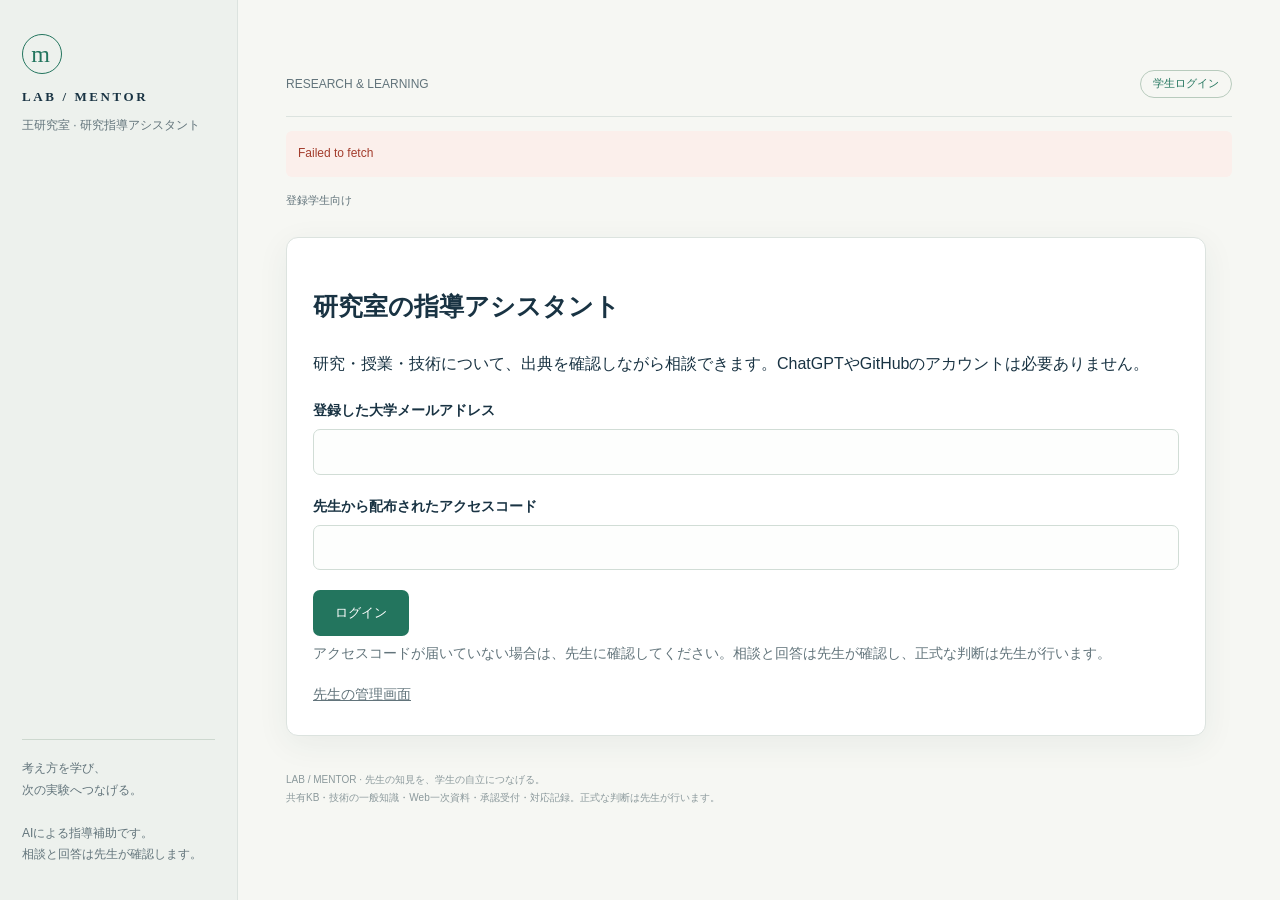
<file: mentor/index.html>
<!doctype html>
<html lang="ja"><head><meta charset="utf-8"><meta name="viewport" content="width=device-width,initial-scale=1"><meta http-equiv="Content-Security-Policy" content="default-src 'self'; script-src 'self'; style-src 'self' 'unsafe-inline'; connect-src 'self' https://lab-mentor-twin-20261117.friendlydate16.chatgpt.site; img-src 'self' data:; object-src 'none'; base-uri 'self'; form-action 'none'; upgrade-insecure-requests"><meta name="referrer" content="no-referrer"><meta name="description" content="王研究室の学生向け研究指導アシスタント。登録学生は大学メールアドレスと個別コードで利用できます。"><meta name="robots" content="noindex,nofollow"><title>学生用研究指導アシスタント｜王研究室</title>
<link rel="stylesheet" href="./mentor.css"></head><body>
<div class="shell"><aside class="sidebar"><div><div class="wordmark"><div class="mark" aria-hidden="true">m</div><span>LAB / MENTOR</span></div><div class="lab">王研究室 · 研究指導アシスタント</div></div><nav class="nav" aria-label="メインメニュー"><button data-view="ask" class="active">＋　相談する</button><button data-view="history">対応履歴</button><button data-view="library">先生の資料を探す</button><small class="teacher hidden">SUPERVISION</small><button data-view="review" class="teacher hidden">先生の確認</button><button data-view="knowledge" class="teacher hidden">共有資料と読込み状況</button><button data-view="members" class="teacher hidden">利用登録</button><button data-view="evaluation" class="teacher hidden">回答の点検</button></nav><div class="side-note">考え方を学び、<br>次の実験へつなげる。<br><br>AIによる指導補助です。<br>相談と回答は先生が確認します。</div></aside>
<main class="main"><div class="topbar"><span>RESEARCH & LEARNING</span><span class="pill" id="stage">準備状況を確認中</span></div><div id="global-error" role="alert"></div><div id="identity" class="small" style="margin-top:12px"></div><button id="student-logout" class="secondary hidden" style="margin-top:12px">ログアウト</button>
<section id="student-login-view" class="section card hidden" style="margin-top:26px;font-size:16px"><h1 style="font-size:25px">研究室の指導アシスタント</h1><p>研究・授業・技術について、出典を確認しながら相談できます。ChatGPTやGitHubのアカウントは必要ありません。</p><form id="student-login-form"><div class="field"><label for="student-email" style="font-size:14px">登録した大学メールアドレス</label><input id="student-email" type="email" required maxlength="254" autocomplete="username"></div><div class="field"><label for="student-code" style="font-size:14px">先生から配布されたアクセスコード</label><input id="student-code" type="password" required maxlength="100" autocomplete="current-password"></div><button class="primary" style="margin-top:20px">ログイン</button><div id="student-login-state" role="status"></div></form><p class="help" style="font-size:14px">アクセスコードが届いていない場合は、先生に確認してください。相談と回答は先生が確認し、正式な判断は先生が行います。</p><a id="teacher-signin" class="help" style="font-size:14px" href="/signin-with-chatgpt?return_to=%2F" target="_top">先生の管理画面</a></section>
<section id="view-ask"><div class="intro"><div class="eyebrow">A QUESTION IS A STARTING POINT</div><h1>研究の「次の一歩」を、一緒に。</h1><p>概念の理解から、実験計画、コードのつまずきまで。いま考えていることを、言葉にしてみてください。</p></div><div class="notice" id="prep">準備版です。公開情報のKBは接続済みです。AI接続の設定が完了するまでは相談を記録し、先生の確認画面へ届けます。</div>
<div class="workspace"><div><form id="ask-form" class="card"><h2>相談をはじめる</h2><p class="help">先生の共有資料に加え、CS・半導体・DFTなどの一般知識でも回答します。最新仕様はWebの一次資料で確認し、根拠の種類を表示します。</p><div class="field"><label for="project">研究テーマ・授業名 <span class="small">任意</span></label><input id="project" maxlength="120" placeholder="例：故障影響予測、組込みシステム開発、PBL"></div><div class="field"><label for="question">相談したいこと</label><textarea id="question" required minlength="2" maxlength="4000" placeholder="何を実現したいですか。どこで判断に迷っていますか。" style="min-height:130px"></textarea></div><div class="field"><label for="attempts">試したこと・観測した結果 <span class="small">任意</span></label><textarea id="attempts" maxlength="4000" placeholder="使用環境、比較条件、エラー、予想と違った点など。個人情報やパスワードは入力しないでください。"></textarea></div><label class="consent"><input type="checkbox" id="approval">先生の承認・正式な判断をお願いしたい</label><label class="consent"><input type="checkbox" required>相談内容と回答を先生が確認することを理解しました。</label><div class="submit-row"><span>先生本人の回答ではありません。</span><button class="primary" id="ask-submit">相談を記録する</button></div><div id="ask-state" role="status"></div><div id="answer" aria-live="polite"></div></form><div class="examples"><button data-sample="実験の比較条件を整理するには、何から考えればよいですか。">実験計画を考えたい</button><button data-sample="論文の新規性と、既存手法との差をどう整理すればよいですか。">論文の読み方を相談</button><button data-sample="コードの実行結果が予想と異なります。原因を切り分ける手順を教えてください。">不具合を切り分けたい</button></div></div><aside class="rail"><div class="rail-card"><h3>指導の進め方</h3><ol class="steps"><li><strong>問いと制約を明確に</strong><span>目的、前提、現在地を整理する</span></li><li><strong>小さく試して、確かめる</strong><span>仮説・比較条件・測定をつなげる</span></li><li><strong>根拠をもって、次へ</strong><span>結果から改善と次の行動を決める</span></li></ol></div><div class="rail-card"><h3>研究・教育の領域</h3><div class="tags"><span class="tag">テスト・高信頼化</span><span class="tag">AI・故障予測</span><span class="tag">FPGA・組込み</span><span class="tag">デジタルツイン</span><span class="tag">Physical AI</span><span class="tag">PBL</span></div><p class="help" style="margin-top:16px">正式な研究方針、投稿、予算などの決定は先生が行います。</p></div></aside></div></section>
<section id="view-history" class="section hidden"><div class="eyebrow">YOUR CONVERSATIONS</div><h2>対応履歴</h2><p class="help">あなたの相談と、先生の確認・コメントを表示します。</p><div id="history-list"></div><button id="history-more" class="secondary hidden">続きを読み込む</button></section>
<section id="view-library" class="section hidden"><div class="eyebrow">FACULTY KNOWLEDGE</div><h2>先生の資料を探す</h2><p class="help">公開が確認された研究・教育・学会活動の記録です。書誌、抄録、本文の要約を区別して表示します。更新前の担当科目・役職も含むため、年度を確認してください。</p><form id="library-form" class="card"><div class="field"><label for="library-query">キーワード・論文名</label><input id="library-query" maxlength="240" placeholder="例：FIP、PBL、ATS、集積回路"></div><div class="library-filters"><div class="field"><label for="library-category">分野</label><select id="library-category"><option value="">すべて</option><option value="research">研究</option><option value="education">教育</option><option value="society">学会活動</option><option value="other">経歴・その他</option></select></div><div class="field"><label for="library-type">資料の種類</label><select id="library-type"><option value="">すべて</option><option value="publication">研究論文</option><option value="misc">MISC・解説等</option><option value="presentation">研究発表</option><option value="project">研究費・プロジェクト</option><option value="course_offering">年度付き担当授業</option><option value="course_history">担当経験のある科目</option><option value="committee">委員歴</option><option value="peer_review">公開査読記録</option><option value="curated_overview">研究・教育の紹介</option></select></div></div><div class="actions"><button class="primary">検索する</button><button id="library-clear" type="button" class="secondary">条件をリセット</button></div></form><p id="library-summary" class="help" role="status"></p><div id="library-list"></div><button id="library-more" class="secondary hidden">続きを読み込む</button></section>
<section id="view-review" class="section hidden"><div class="eyebrow">TEACHER'S DESK</div><h2>先生の確認</h2><p class="help">質問への対応と、判断が必要な相談を確認します。ここへの保存は、メール通知を意味しません。</p><div class="stats"><div class="stat"><b id="pending-count">0</b><span>表示中の承認待ち</span></div><div class="stat"><b id="review-count">0</b><span>表示中の要確認</span></div><div class="stat"><b id="total-count">0</b><span>表示中の対応記録</span></div></div><div class="actions"><button id="refresh-review" class="secondary">対応記録を読む</button><label><input id="pending-only" type="checkbox" style="width:auto"> 承認待ちだけ表示</label></div><div id="review-list"></div><button id="review-more" class="secondary hidden">続きを読み込む</button></section>
<section id="view-knowledge" class="section hidden"><div class="eyebrow">EVIDENCE & UNDERSTANDING</div><h2>共有資料と読込み状況</h2><div class="stats"><div class="stat"><b id="inventory-count">確認中</b><span>ローカルで所在を確認したファイル</span></div><div class="stat"><b id="extracted-count">確認中</b><span>ローカルでテキスト抽出済み</span></div><div class="stat"><b>4</b><span>対象のソースフォルダ</span></div></div><div class="notice">ローカルKBの集計と、学生が使うKBは別に管理します。学生向けには公開を確認した出典と、先生が開示を承認した資料だけを使います。Gドライブの変更は自動公開しません。</div><div class="card" style="margin-bottom:24px"><h2>接続中の学生向けKB</h2><p id="kb-summary" class="help">公開出典を確認しています…</p><div id="kb-sources"></div></div><div class="card" style="margin-bottom:24px"><h2>分類ごとの接続点検</h2><p id="audit-summary" class="help">点検結果を確認しています…</p><div class="notice">共有確認待ちは、未公開資料を含むローカルKBの集計です。本文・フォルダ名からの分類候補と内容解析済みを区別しています。原資料がすべて精読済みという意味ではありません。</div><div id="audit-table" class="table-scroll"></div><details><summary>取得・接続の限界</summary><div id="audit-limits" class="help"></div></details></div><form id="material-form" class="card"><h2>確認済みの内容を共有する</h2><p class="help">学生に示してよい本文だけを登録します。登録内容はこのサイトに保存されます。毎日の更新を確認できるよう、有効期限は24時間です。Gドライブとの自動同期は未設定です。</p><div class="field"><label for="material-title">資料名</label><input id="material-title" required maxlength="160"></div><div class="field"><label for="material-locator">版・ページ・節など</label><input id="material-locator" required placeholder="例：2026年度版 p.2、2026-11-17確認"></div><div class="field"><label for="material-scope">開示範囲</label><select id="material-scope"><option value="individual">指定した学生のみ</option><option value="all">登録学生全員</option></select></div><div class="field"><label for="material-emails">対象学生のメールアドレス</label><input id="material-emails" placeholder="複数の場合はカンマで区切る"></div><div class="field"><label for="material-text">共有してよい本文</label><textarea id="material-text" required minlength="20" maxlength="12000"></textarea></div><div class="actions"><button class="primary">内容と開示範囲を承認して登録</button><span id="material-state" role="status"></span></div></form><div id="materials-list"></div><button id="materials-more" class="secondary hidden">続きを読み込む</button></section>
<section id="view-evaluation" class="section hidden"><div class="eyebrow">ANSWER QUALITY</div><h2>回答の点検</h2><p class="help">研究・教育・学会活動の各16問、承認・情報の扱い6問、一般技術・Web確認10問を本番で確認します。点検の質問・回答は専用に保存し、学生の相談履歴や実際の承認待ち一覧には追加しません。</p><div class="card"><div class="field"><label for="evaluation-label">点検の名前</label><input id="evaluation-label" maxlength="100" value="自然な学生質問の点検"></div><div class="field"><label for="evaluation-subset">対象の質問ID（任意）</label><input id="evaluation-subset" placeholder="R01,S04,T01〜T10など。空欄なら全64問"></div><div class="actions" style="flex-wrap:wrap"><button id="evaluation-start" class="primary">本番テストを開始</button><button id="evaluation-retry" class="secondary" disabled>要確認だけ再検証</button><button id="evaluation-refresh" class="secondary">結果を更新</button><button id="evaluation-show" class="secondary" disabled>検証データを表示</button><button id="evaluation-download" class="secondary" disabled>検証結果を保存</button></div><p id="evaluation-state" class="help" role="status"></p><div id="evaluation-runs"></div></div><div class="field hidden" id="evaluation-json-field"><label for="evaluation-json">検証データ（JSON）</label><textarea id="evaluation-json" readonly style="min-height:260px"></textarea></div><div id="evaluation-results"></div></section>
<section id="view-members" class="section hidden"><div class="eyebrow">MEMBERSHIP</div><h2>利用登録</h2><p class="help">学生は大学メールアドレスと個別アクセスコードでログインできます。利用を停止すると、その学生のログインと利用中のセッションを停止します。先生の管理画面は先生のサインインで保護します。</p><form id="member-form" class="card"><div class="field"><label for="member-email">学生のメールアドレス</label><textarea id="member-email" required maxlength="13000" placeholder="メールアドレスを改行またはカンマで区切る（最大50件）"></textarea></div><div class="field"><label for="member-active">利用状態</label><select id="member-active"><option value="true">利用を許可する</option><option value="false">利用を停止する</option></select></div><div class="actions"><button class="primary">保存する</button><span id="member-state" role="status"></span></div></form><div class="card" style="margin-top:22px"><h2>学生用アクセスコード</h2><p class="help">登録中の学生へ初回コードを発行します。発行したコードはこの画面で一度だけ表示されます。学生本人に個別に渡してください。</p><form id="access-code-form"><div class="field"><label for="access-emails">対象の学生メールアドレス（空欄なら利用可能な学生全員）</label><textarea id="access-emails" maxlength="24000"></textarea></div><label class="consent"><input type="checkbox" id="access-rotate">コードを再発行し、以前のコードとログインを無効にする</label><button class="secondary">学生用コードを発行</button><p id="access-code-state" class="help" role="status"></p></form><div id="access-export-field" class="field hidden"><label for="access-export">配布用アクセスコード（先生専用）</label><textarea id="access-export" readonly style="min-height:180px"></textarea><button id="access-download" class="secondary">配布用CSVを保存</button></div></div><div id="members-list"></div><button id="members-more" class="secondary hidden">続きを読み込む</button></section>
<div class="footer">LAB / MENTOR · 先生の知見を、学生の自立につなげる。<br>共有KB・技術の一般知識・Web一次資料・承認受付・対応記録。正式な判断は先生が行います。</div></main></div>
<script src="./mentor.js" defer></script></body></html>
</file>
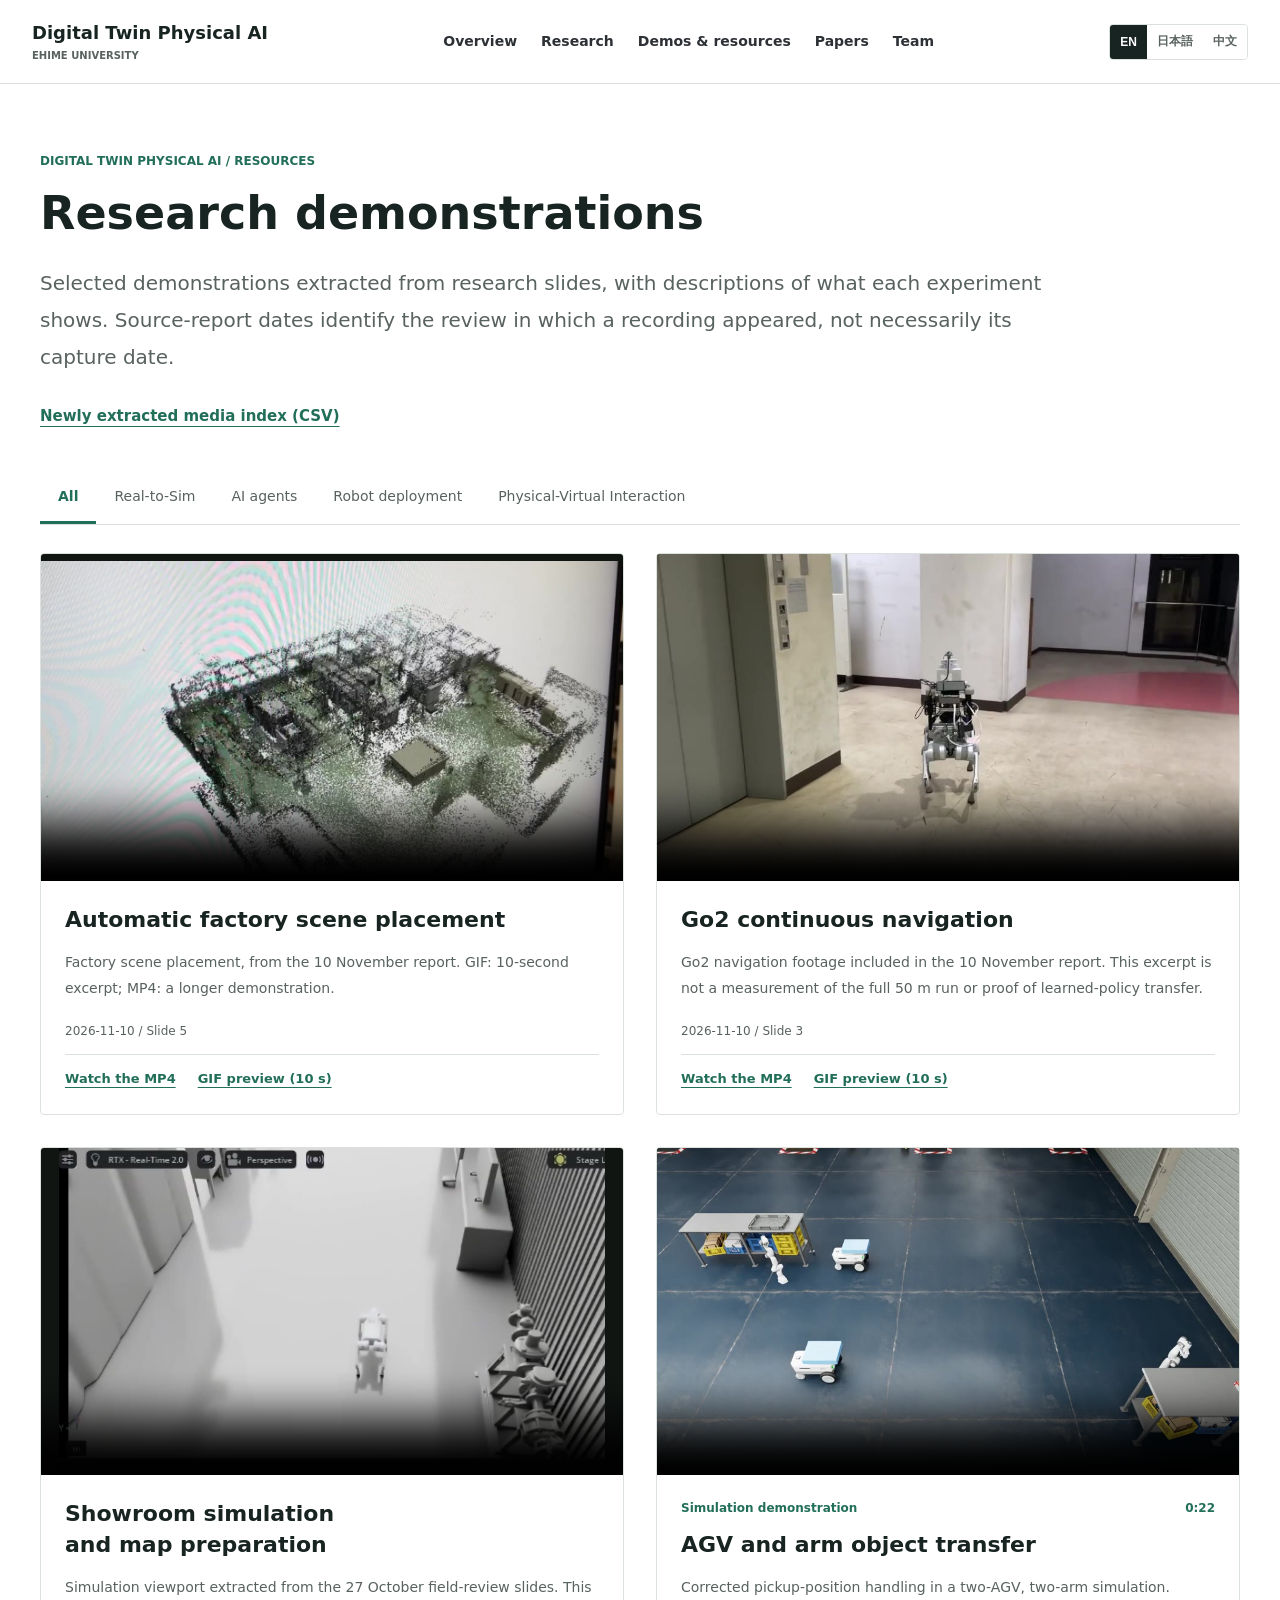
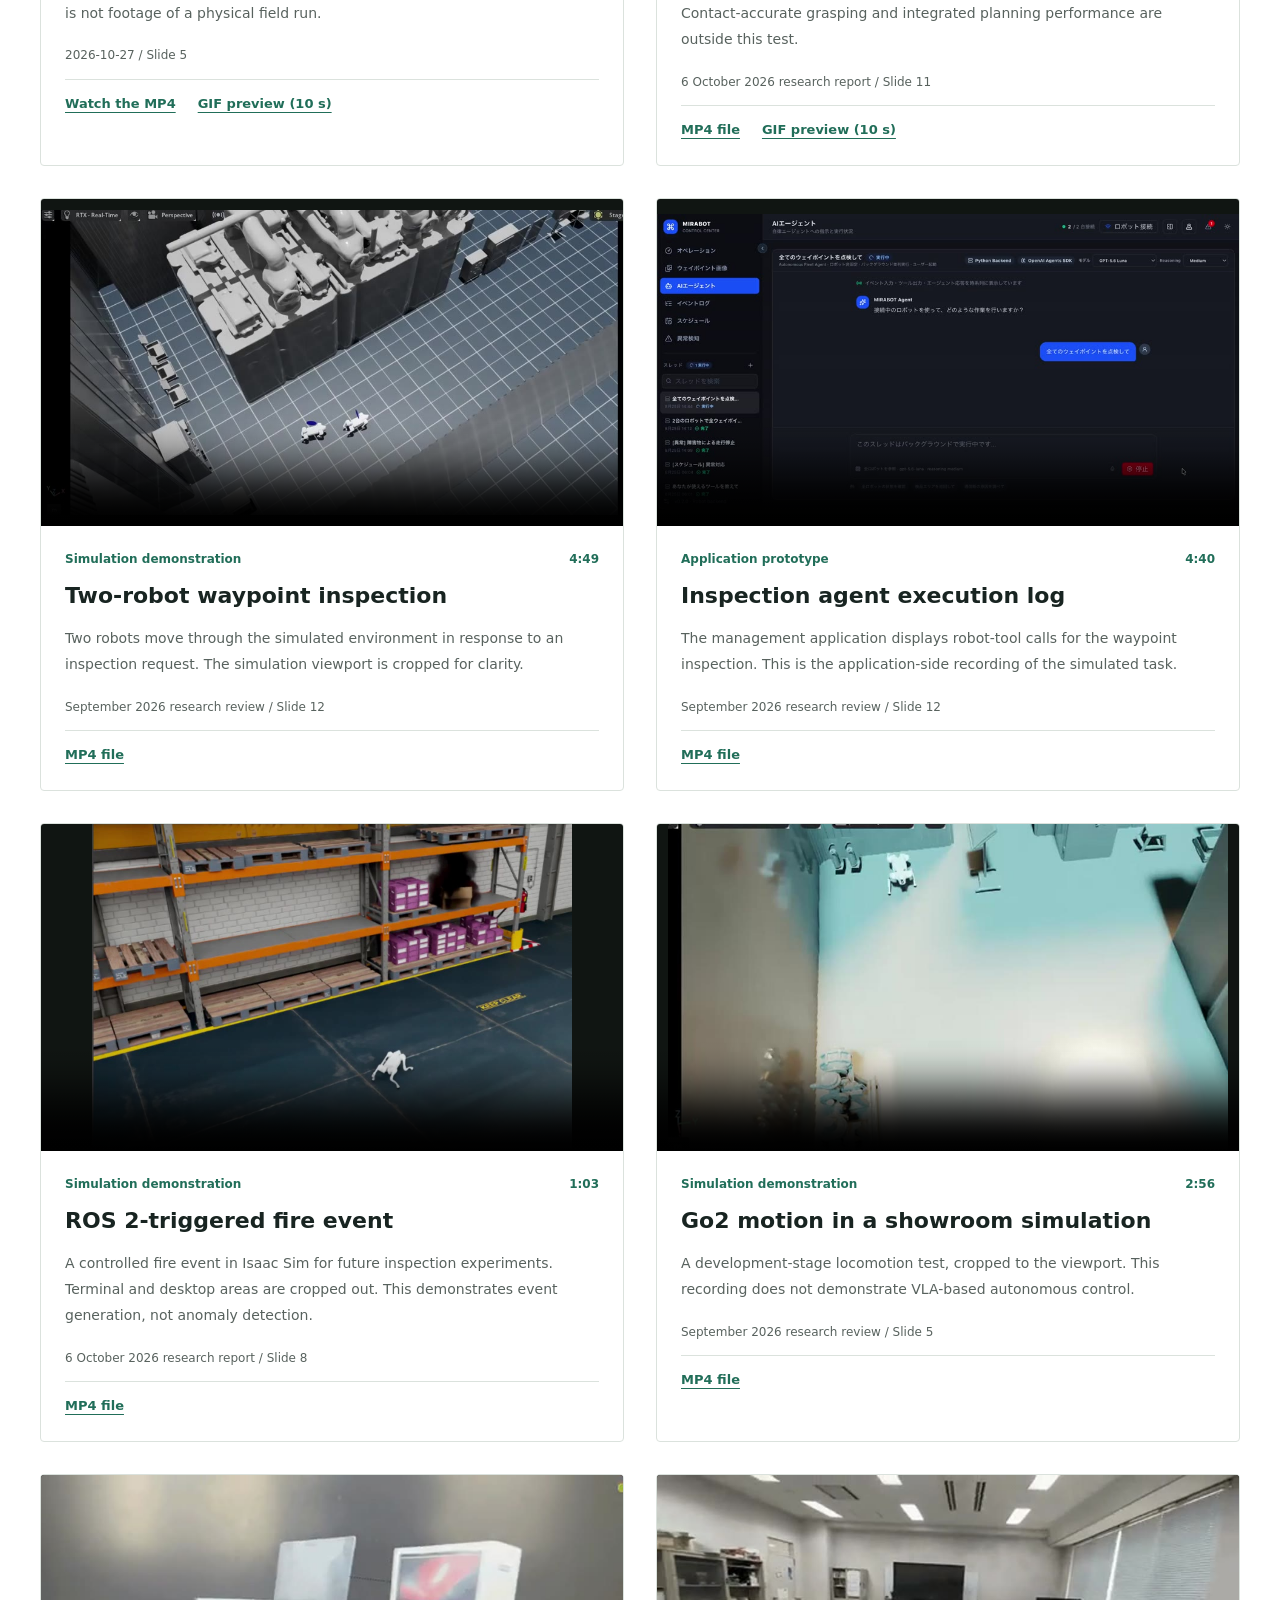
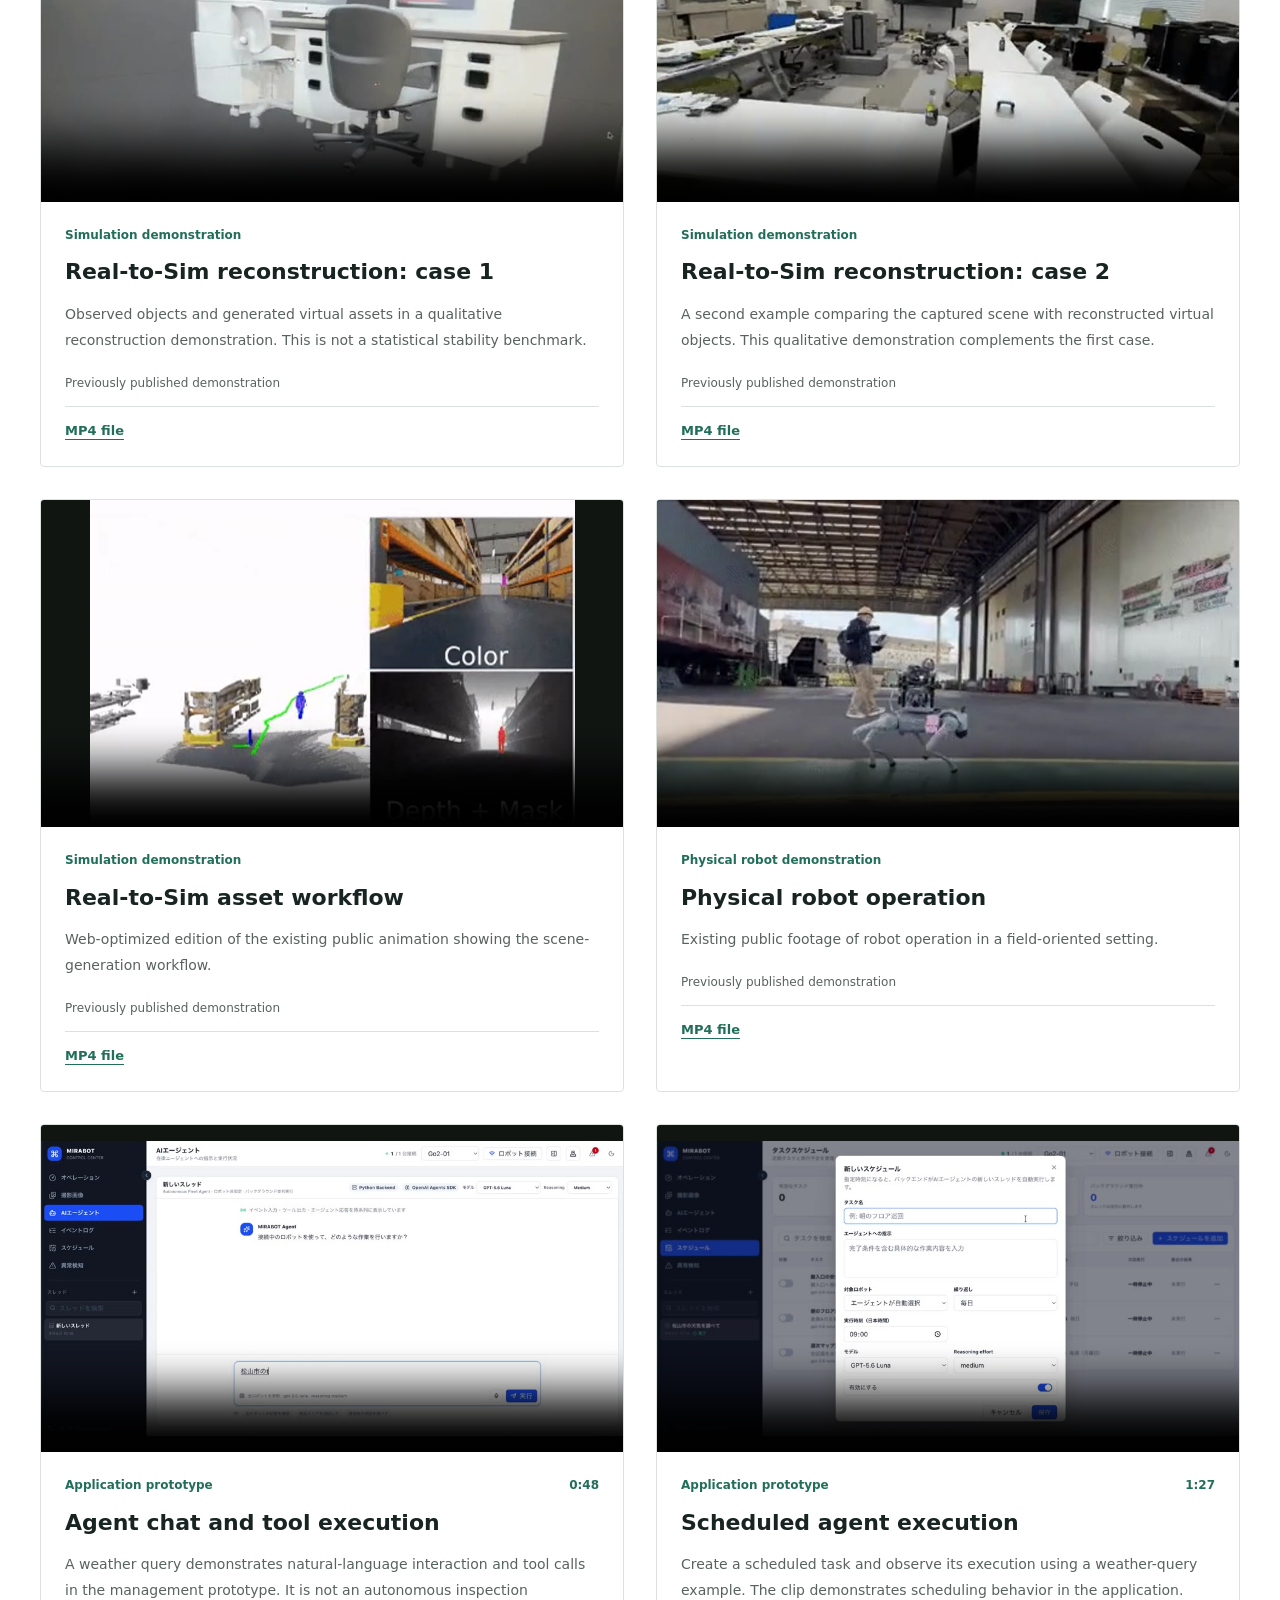
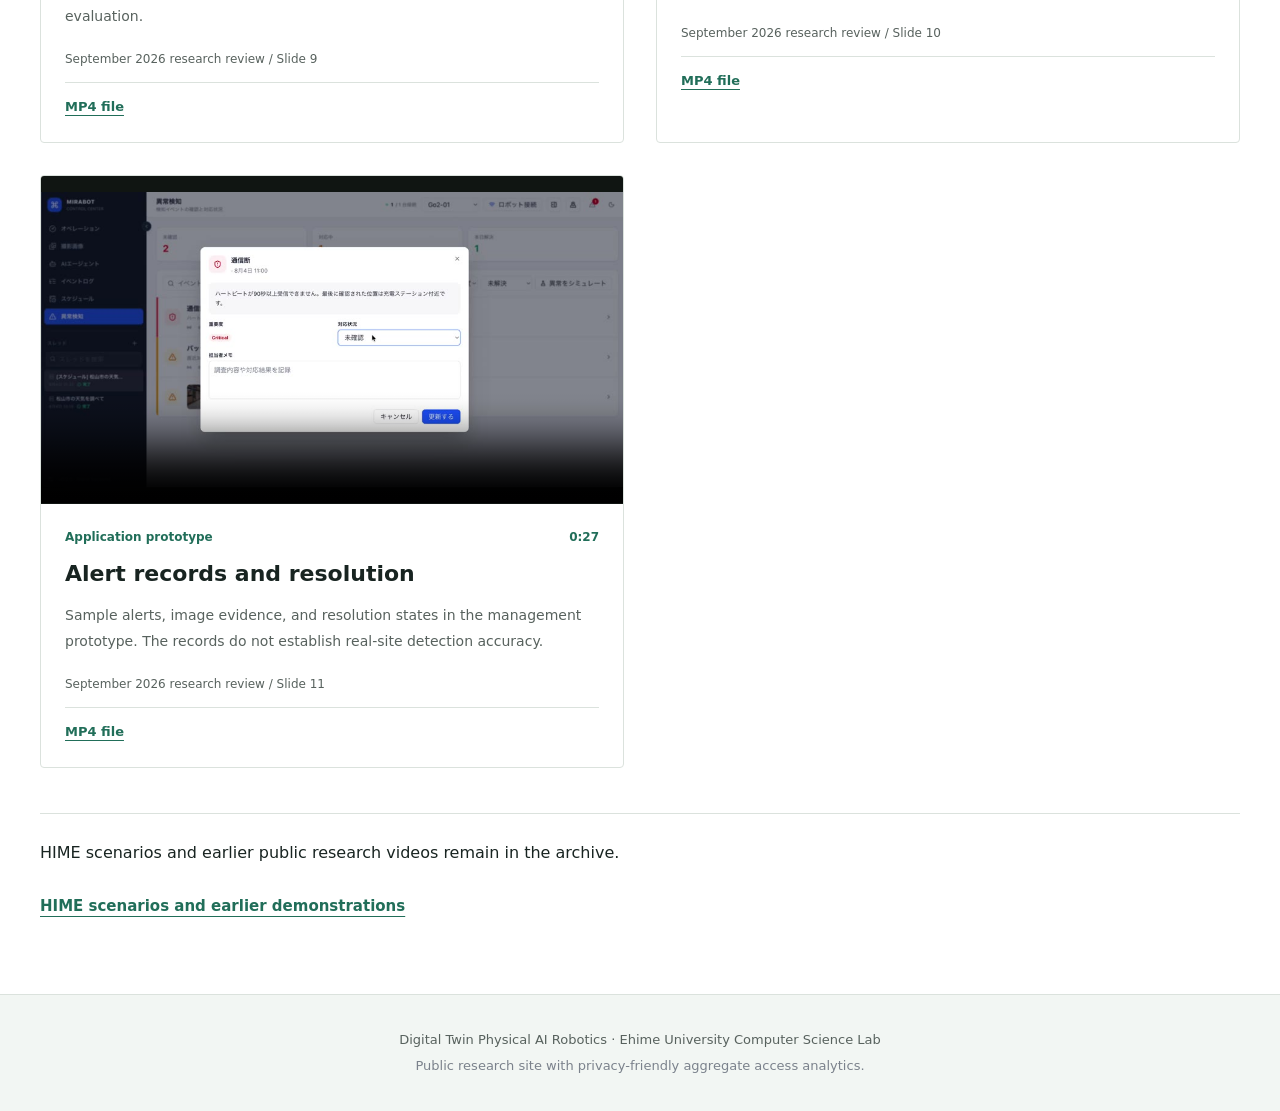
<file: resources.html>
<!doctype html>
<html lang="en"><head><meta charset="utf-8"><meta name="viewport" content="width=device-width, initial-scale=1"><title>Research Demos &amp; Resources | Digital Twin Physical AI</title><meta name="description" content="Ehime University's digital twin and Physical AI robotics research: Real-to-Sim, Prime and Slave Agents, robot deployment, and Physical-Virtual Interaction."><link rel="canonical" href="https://ehimetakahashilab.github.io/Computer-System-Lab.io/resources.html"><link rel="stylesheet" href="./styles.css"><link rel="stylesheet" href="./research.css"></head><body><header class="site-header"><a class="brand" href="./index.html">Digital Twin Physical AI<span>EHIME UNIVERSITY</span></a><nav aria-label="Primary navigation"><a href="./index.html#overview" data-i18n="nav_overview">Overview</a><a data-i18n="r_nav_research" href="./index.html#research">Research</a><a data-i18n="r_nav_demos" href="./resources.html">Demos &amp; resources</a><a href="./index.html#publications" data-i18n="nav_papers">Papers</a><a data-i18n="r_nav_team" href="./index.html#team">Team</a></nav><div class="language-switch" aria-label="Language selector"><button type="button" data-lang="en">EN</button><button type="button" data-lang="ja">日本語</button><button type="button" data-lang="zh">中文</button></div></header><main class="resource-page"><section class="research-inner resource-intro"><p class="section-kicker">DIGITAL TWIN PHYSICAL AI / RESOURCES</p><h1 data-i18n="r_resource_h">Research demonstrations</h1><p data-i18n="r_resource_p" class="lead">Selected demonstrations extracted from research slides, with descriptions of what each experiment shows. Source-report dates identify the review in which a recording appeared, not necessarily its capture date.</p><a data-i18n="r_media_index" class="text-link" href="./resource/index.csv">Newly extracted media index (CSV)</a><div class="resource-toolbar" role="group" aria-label="Research category filter"><button data-i18n="r_all" type="button" data-filter="all" aria-pressed="true">All</button><button data-i18n="r_cat_r2s" type="button" data-filter="real2sim" aria-pressed="false">Real-to-Sim</button><button data-i18n="r_cat_agents" type="button" data-filter="agents" aria-pressed="false">AI agents</button><button data-i18n="r_cat_robot" type="button" data-filter="sim2real" aria-pressed="false">Robot deployment</button><button data-i18n="r_cat_interaction" type="button" data-filter="interaction" aria-pressed="false">Physical-Virtual Interaction</button></div><div class="resource-grid"><article id="factory-scene-placement-202611" class="resource-card" data-category="real2sim"><div class="resource-media"><video src="./resource/factory-scene-placement-202611.mp4" poster="./resource/factory-scene-placement-202611.jpg" controls="" playsinline="" preload="none" aria-label="Automatic factory scene placement"></video></div><div class="resource-copy"><h2 data-i18n="n_scene">Automatic factory scene placement</h2><p data-i18n="r_p1_cap">Factory scene placement, from the 10 November report. GIF: 10-second excerpt; MP4: a longer demonstration.</p><p class="source-line">2026-11-10 / Slide 5</p><div class="resource-links"><a data-i18n="n_watch" href="./resource/factory-scene-placement-202611.mp4">Watch the MP4</a><a data-i18n="n_gif" href="./resource/factory-scene-placement-202611.gif">GIF preview (10 s)</a></div></div></article><article id="go2-autonomous-navigation-202611" class="resource-card" data-category="sim2real"><div class="resource-media"><video src="./resource/go2-autonomous-navigation-202611.mp4" poster="./resource/go2-autonomous-navigation-202611.jpg" controls="" playsinline="" preload="none" aria-label="Go2 continuous navigation"></video></div><div class="resource-copy"><h2 data-i18n="n_nav">Go2 continuous navigation</h2><p data-i18n="r_p3_cap">Go2 navigation footage included in the 10 November report. This excerpt is not a measurement of the full 50 m run or proof of learned-policy transfer.</p><p class="source-line">2026-11-10 / Slide 3</p><div class="resource-links"><a data-i18n="n_watch" href="./resource/go2-autonomous-navigation-202611.mp4">Watch the MP4</a><a data-i18n="n_gif" href="./resource/go2-autonomous-navigation-202611.gif">GIF preview (10 s)</a></div></div></article><article id="showroom-map-simulation-202610" class="resource-card" data-category="sim2real"><div class="resource-media"><video src="./resource/showroom-map-simulation-202610.mp4" poster="./resource/showroom-map-simulation-202610.jpg" controls="" playsinline="" preload="none" aria-label="Showroom simulation and map preparation"></video></div><div class="resource-copy"><h2 data-i18n="n_map">Showroom simulation and map preparation</h2><p data-i18n="n_map_p">Simulation viewport extracted from the 27 October field-review slides. This is not footage of a physical field run.</p><p class="source-line">2026-10-27 / Slide 5</p><div class="resource-links"><a data-i18n="n_watch" href="./resource/showroom-map-simulation-202610.mp4">Watch the MP4</a><a data-i18n="n_gif" href="./resource/showroom-map-simulation-202610.gif">GIF preview (10 s)</a></div></div></article><article class="resource-card" id="agv-arm-transfer-corrected" data-category="agents"><div class="resource-media"><video controls playsinline preload="none" poster="./resource/agv-arm-transfer-corrected.jpg" src="./resource/agv-arm-transfer-corrected.mp4" aria-label="AGV and arm object transfer"></video></div><div class="resource-copy"><div class="resource-meta"><span data-i18n="r_sim">Simulation demonstration</span><span>0:22</span></div><h2 data-i18n="r_d_agv">AGV and arm object transfer</h2><p data-i18n="r_d_agvp">Corrected pickup-position handling in a two-AGV, two-arm simulation. Contact-accurate grasping and integrated planning performance are outside this test.</p><p class="source-line"><span data-i18n="r_source_oct">6 October 2026 research report</span> <span>/ Slide 11</span></p><div class="resource-links"><a data-i18n="r_download" href="./resource/agv-arm-transfer-corrected.mp4">MP4 file</a><a data-i18n="r_gif" href="./resource/agv-arm-transfer-preview.gif">GIF preview (10 s)</a></div></div></article><article class="resource-card" id="two-robot-waypoint-inspection" data-category="agents"><div class="resource-media"><video controls playsinline preload="none" poster="./resource/two-robot-waypoint-inspection.jpg" src="./resource/two-robot-waypoint-inspection.mp4" aria-label="Two-robot waypoint inspection"></video></div><div class="resource-copy"><div class="resource-meta"><span data-i18n="r_sim">Simulation demonstration</span><span>4:49</span></div><h2 data-i18n="r_d_patrol">Two-robot waypoint inspection</h2><p data-i18n="r_d_patrolp">Two robots move through the simulated environment in response to an inspection request. The simulation viewport is cropped for clarity.</p><p class="source-line"><span data-i18n="r_source_sep">September 2026 research review</span> <span>/ Slide 12</span></p><div class="resource-links"><a data-i18n="r_download" href="./resource/two-robot-waypoint-inspection.mp4">MP4 file</a></div></div></article><article class="resource-card" id="two-robot-inspection-console" data-category="agents"><div class="resource-media"><video controls playsinline preload="none" poster="./resource/two-robot-inspection-console.jpg" src="./resource/two-robot-inspection-console.mp4" aria-label="Inspection agent execution log"></video></div><div class="resource-copy"><div class="resource-meta"><span data-i18n="r_app">Application prototype</span><span>4:40</span></div><h2 data-i18n="r_d_console">Inspection agent execution log</h2><p data-i18n="r_d_consolep">The management application displays robot-tool calls for the waypoint inspection. This is the application-side recording of the simulated task.</p><p class="source-line"><span data-i18n="r_source_sep">September 2026 research review</span> <span>/ Slide 12</span></p><div class="resource-links"><a data-i18n="r_download" href="./resource/two-robot-inspection-console.mp4">MP4 file</a></div></div></article><article class="resource-card" id="ros2-triggered-fire-event" data-category="interaction"><div class="resource-media"><video controls playsinline preload="none" poster="./resource/ros2-triggered-fire-event.jpg" src="./resource/ros2-triggered-fire-event.mp4" aria-label="ROS 2-triggered fire event"></video></div><div class="resource-copy"><div class="resource-meta"><span data-i18n="r_sim">Simulation demonstration</span><span>1:03</span></div><h2 data-i18n="r_d_fire">ROS 2-triggered fire event</h2><p data-i18n="r_d_firep">A controlled fire event in Isaac Sim for future inspection experiments. Terminal and desktop areas are cropped out. This demonstrates event generation, not anomaly detection.</p><p class="source-line"><span data-i18n="r_source_oct">6 October 2026 research report</span> <span>/ Slide 8</span></p><div class="resource-links"><a data-i18n="r_download" href="./resource/ros2-triggered-fire-event.mp4">MP4 file</a></div></div></article><article class="resource-card" id="go2-showroom-simulation" data-category="sim2real"><div class="resource-media"><video controls playsinline preload="none" poster="./resource/go2-showroom-simulation.jpg" src="./resource/go2-showroom-simulation.mp4" aria-label="Go2 motion in a showroom simulation"></video></div><div class="resource-copy"><div class="resource-meta"><span data-i18n="r_sim">Simulation demonstration</span><span>2:56</span></div><h2 data-i18n="r_d_go2">Go2 motion in a showroom simulation</h2><p data-i18n="r_d_go2p">A development-stage locomotion test, cropped to the viewport. This recording does not demonstrate VLA-based autonomous control.</p><p class="source-line"><span data-i18n="r_source_sep">September 2026 research review</span> <span>/ Slide 5</span></p><div class="resource-links"><a data-i18n="r_download" href="./resource/go2-showroom-simulation.mp4">MP4 file</a></div></div></article><article class="resource-card" id="real-to-sim-stability-1" data-category="real2sim"><div class="resource-media"><video controls playsinline preload="none" poster="./resource/real-to-sim-stability-1.jpg" src="./resource/real-to-sim-stability-1.mp4" aria-label="Real-to-Sim reconstruction: case 1"></video></div><div class="resource-copy"><div class="resource-meta"><span data-i18n="r_sim">Simulation demonstration</span><span></span></div><h2 data-i18n="r_d_stability1">Real-to-Sim reconstruction: case 1</h2><p data-i18n="r_d_stability1p">Observed objects and generated virtual assets in a qualitative reconstruction demonstration. This is not a statistical stability benchmark.</p><p class="source-line"><span data-i18n="r_source_old">Previously published demonstration</span></p><div class="resource-links"><a data-i18n="r_download" href="./resource/real-to-sim-stability-1.mp4">MP4 file</a></div></div></article><article class="resource-card" id="real-to-sim-stability-2" data-category="real2sim"><div class="resource-media"><video controls playsinline preload="none" poster="./resource/real-to-sim-stability-2.jpg" src="./resource/real-to-sim-stability-2.mp4" aria-label="Real-to-Sim reconstruction: case 2"></video></div><div class="resource-copy"><div class="resource-meta"><span data-i18n="r_sim">Simulation demonstration</span><span></span></div><h2 data-i18n="r_d_stability2">Real-to-Sim reconstruction: case 2</h2><p data-i18n="r_d_stability2p">A second example comparing the captured scene with reconstructed virtual objects. This qualitative demonstration complements the first case.</p><p class="source-line"><span data-i18n="r_source_old">Previously published demonstration</span></p><div class="resource-links"><a data-i18n="r_download" href="./resource/real-to-sim-stability-2.mp4">MP4 file</a></div></div></article><article class="resource-card" id="real-to-sim-overview" data-category="real2sim"><div class="resource-media"><video controls playsinline preload="none" poster="./resource/real-to-sim-overview.jpg" src="./resource/real-to-sim-overview.mp4" aria-label="Real-to-Sim asset workflow"></video></div><div class="resource-copy"><div class="resource-meta"><span data-i18n="r_sim">Simulation demonstration</span><span></span></div><h2 data-i18n="r_d_r2s">Real-to-Sim asset workflow</h2><p data-i18n="r_d_r2sp">Web-optimized edition of the existing public animation showing the scene-generation workflow.</p><p class="source-line"><span data-i18n="r_source_old">Previously published demonstration</span></p><div class="resource-links"><a data-i18n="r_download" href="./resource/real-to-sim-overview.mp4">MP4 file</a></div></div></article><article class="resource-card" id="physical-robot-field-demo" data-category="sim2real"><div class="resource-media"><video controls playsinline preload="none" poster="./resource/physical-robot-field-demo.jpg" src="./resource/physical-robot-field-demo.mp4" aria-label="Physical robot operation"></video></div><div class="resource-copy"><div class="resource-meta"><span data-i18n="r_physical">Physical robot demonstration</span><span></span></div><h2 data-i18n="r_d_field">Physical robot operation</h2><p data-i18n="r_d_fieldp">Existing public footage of robot operation in a field-oriented setting.</p><p class="source-line"><span data-i18n="r_source_old">Previously published demonstration</span></p><div class="resource-links"><a data-i18n="r_download" href="./resource/physical-robot-field-demo.mp4">MP4 file</a></div></div></article><article class="resource-card" id="inspection-agent-chat" data-category="agents"><div class="resource-media"><video controls playsinline preload="none" poster="./resource/inspection-agent-chat.jpg" src="./resource/inspection-agent-chat.mp4" aria-label="Agent chat and tool execution"></video></div><div class="resource-copy"><div class="resource-meta"><span data-i18n="r_app">Application prototype</span><span>0:48</span></div><h2 data-i18n="r_d_chat">Agent chat and tool execution</h2><p data-i18n="r_d_chatp">A weather query demonstrates natural-language interaction and tool calls in the management prototype. It is not an autonomous inspection evaluation.</p><p class="source-line"><span data-i18n="r_source_sep">September 2026 research review</span> <span>/ Slide 9</span></p><div class="resource-links"><a data-i18n="r_download" href="./resource/inspection-agent-chat.mp4">MP4 file</a></div></div></article><article class="resource-card" id="scheduled-inspection-agent" data-category="agents"><div class="resource-media"><video controls playsinline preload="none" poster="./resource/scheduled-inspection-agent.jpg" src="./resource/scheduled-inspection-agent.mp4" aria-label="Scheduled agent execution"></video></div><div class="resource-copy"><div class="resource-meta"><span data-i18n="r_app">Application prototype</span><span>1:27</span></div><h2 data-i18n="r_d_schedule">Scheduled agent execution</h2><p data-i18n="r_d_schedulep">Create a scheduled task and observe its execution using a weather-query example. The clip demonstrates scheduling behavior in the application.</p><p class="source-line"><span data-i18n="r_source_sep">September 2026 research review</span> <span>/ Slide 10</span></p><div class="resource-links"><a data-i18n="r_download" href="./resource/scheduled-inspection-agent.mp4">MP4 file</a></div></div></article><article class="resource-card" id="inspection-alert-history" data-category="interaction"><div class="resource-media"><video controls playsinline preload="none" poster="./resource/inspection-alert-history.jpg" src="./resource/inspection-alert-history.mp4" aria-label="Alert records and resolution"></video></div><div class="resource-copy"><div class="resource-meta"><span data-i18n="r_app">Application prototype</span><span>0:27</span></div><h2 data-i18n="r_d_alert">Alert records and resolution</h2><p data-i18n="r_d_alertp">Sample alerts, image evidence, and resolution states in the management prototype. The records do not establish real-site detection accuracy.</p><p class="source-line"><span data-i18n="r_source_sep">September 2026 research review</span> <span>/ Slide 11</span></p><div class="resource-links"><a data-i18n="r_download" href="./resource/inspection-alert-history.mp4">MP4 file</a></div></div></article></div><aside class="archive-link"><p data-i18n="r_archive_p">HIME scenarios and earlier public research videos remain in the archive.</p><a data-i18n="r_hime_more" class="text-link" href="./videos.html">HIME scenarios and earlier demonstrations</a></aside></section></main><footer>
      <p>Digital Twin Physical AI Robotics · Ehime University Computer Science Lab</p>
      <p class="muted" data-i18n="footer_note">Public research site with privacy-friendly aggregate access analytics.</p>
    </footer><script data-goatcounter="https://sunnywang.goatcounter.com/count" async src="https://gc.zgo.at/count.js"></script><script src="./analytics.js"></script><script src="./language.js"></script><script src="./site-content.js"></script><script src="./research.js"></script></body></html>
</file>
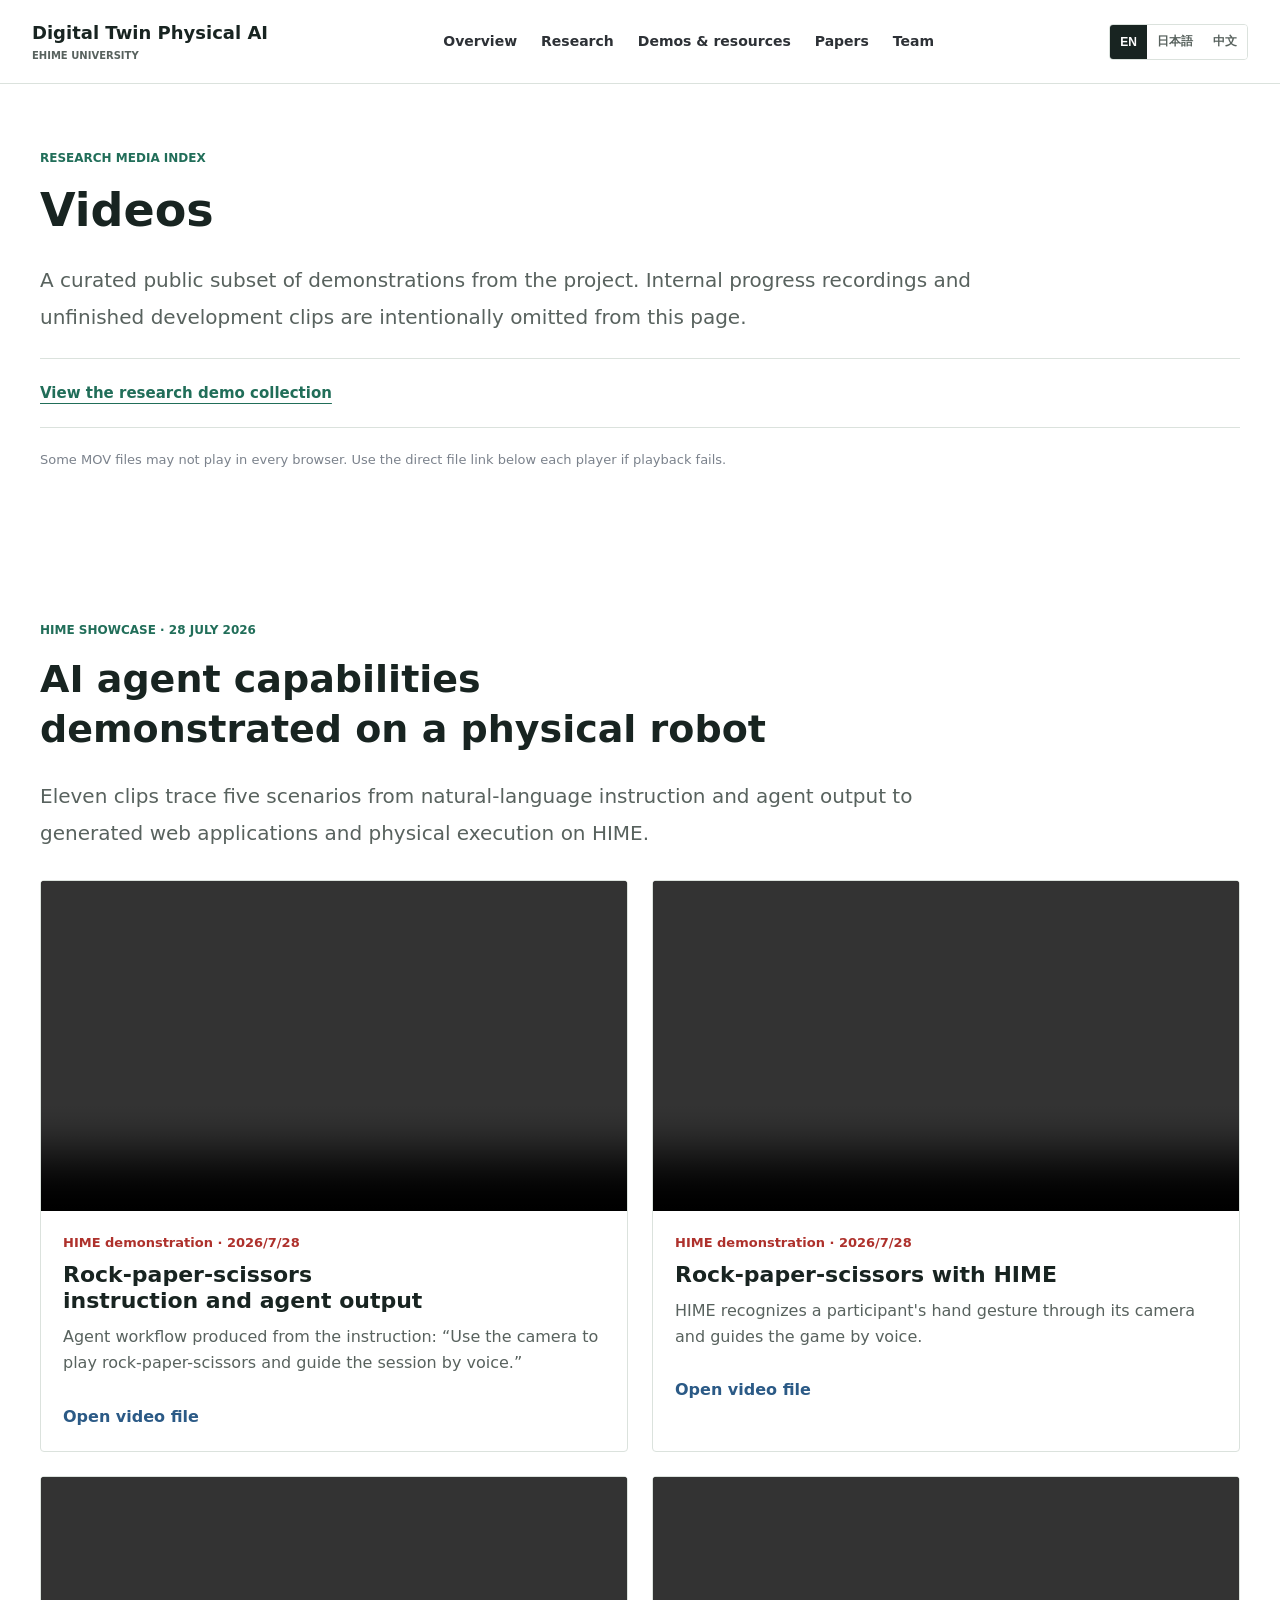
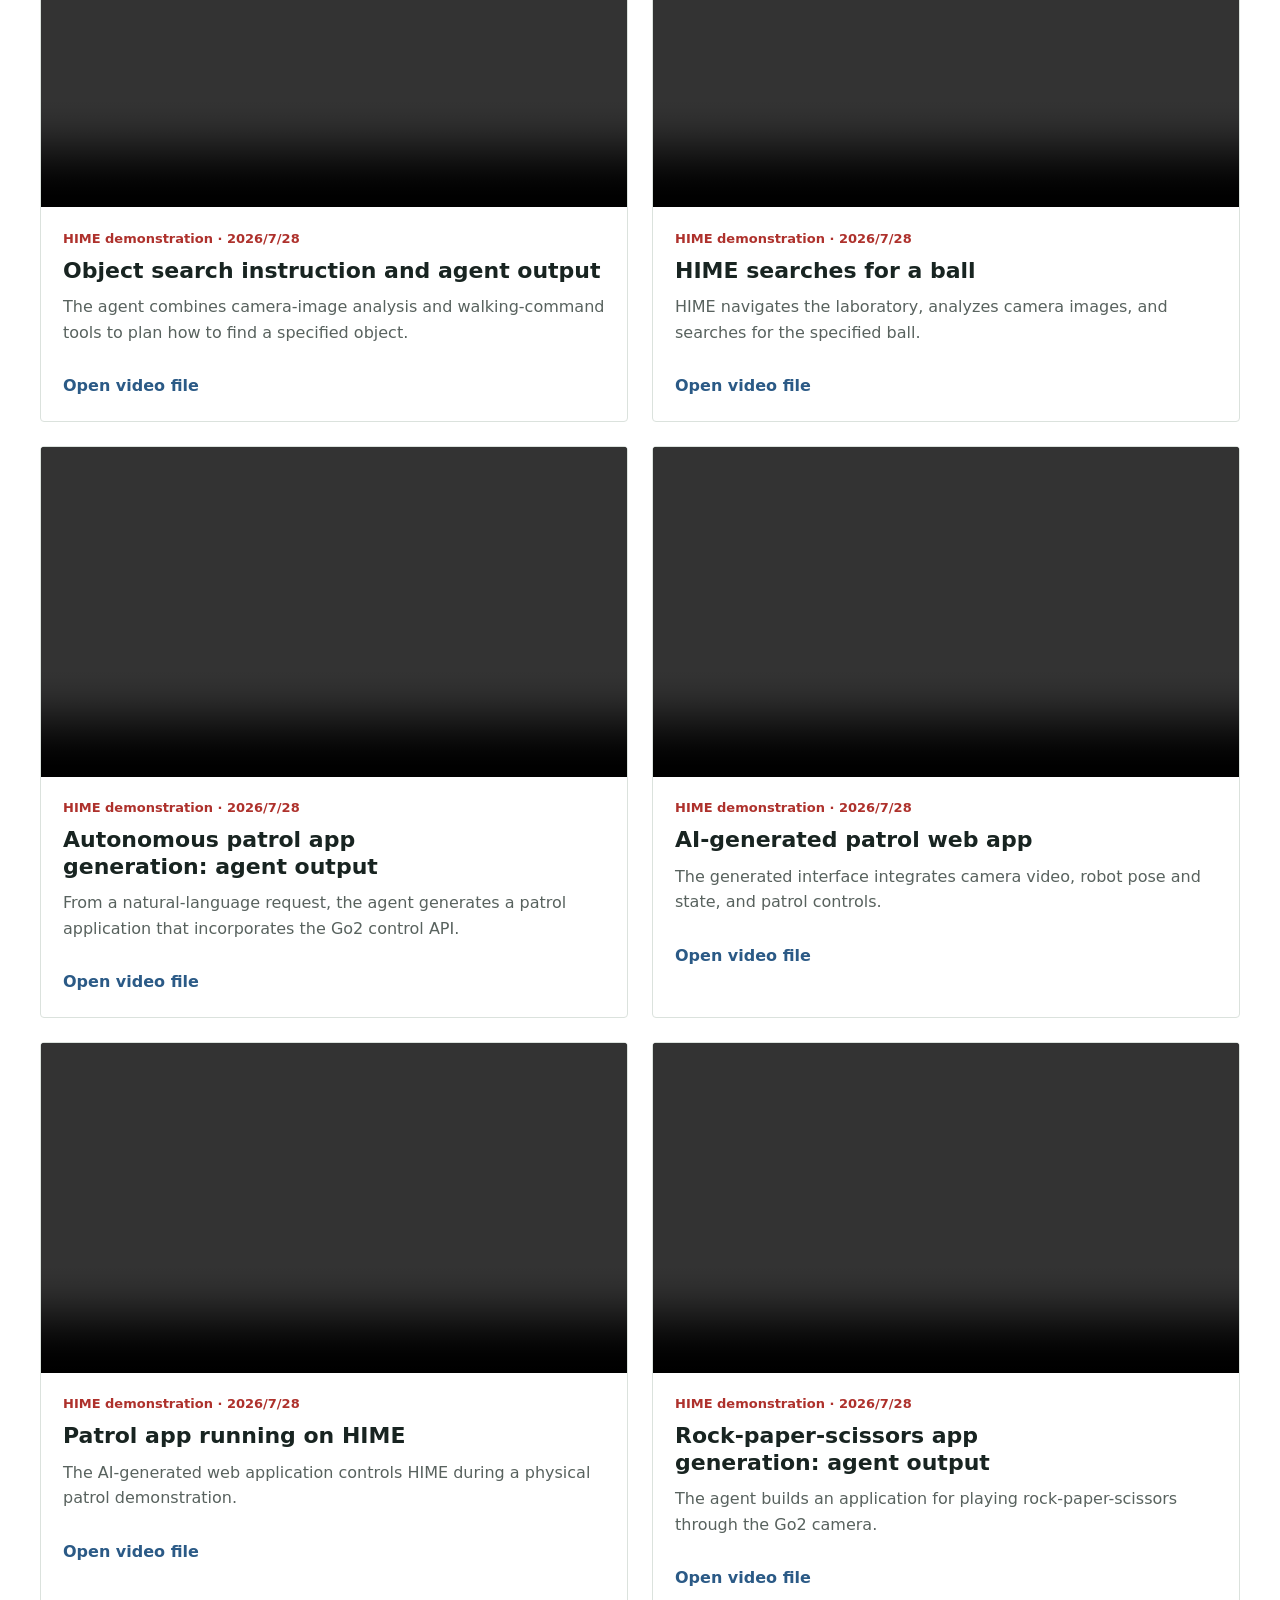
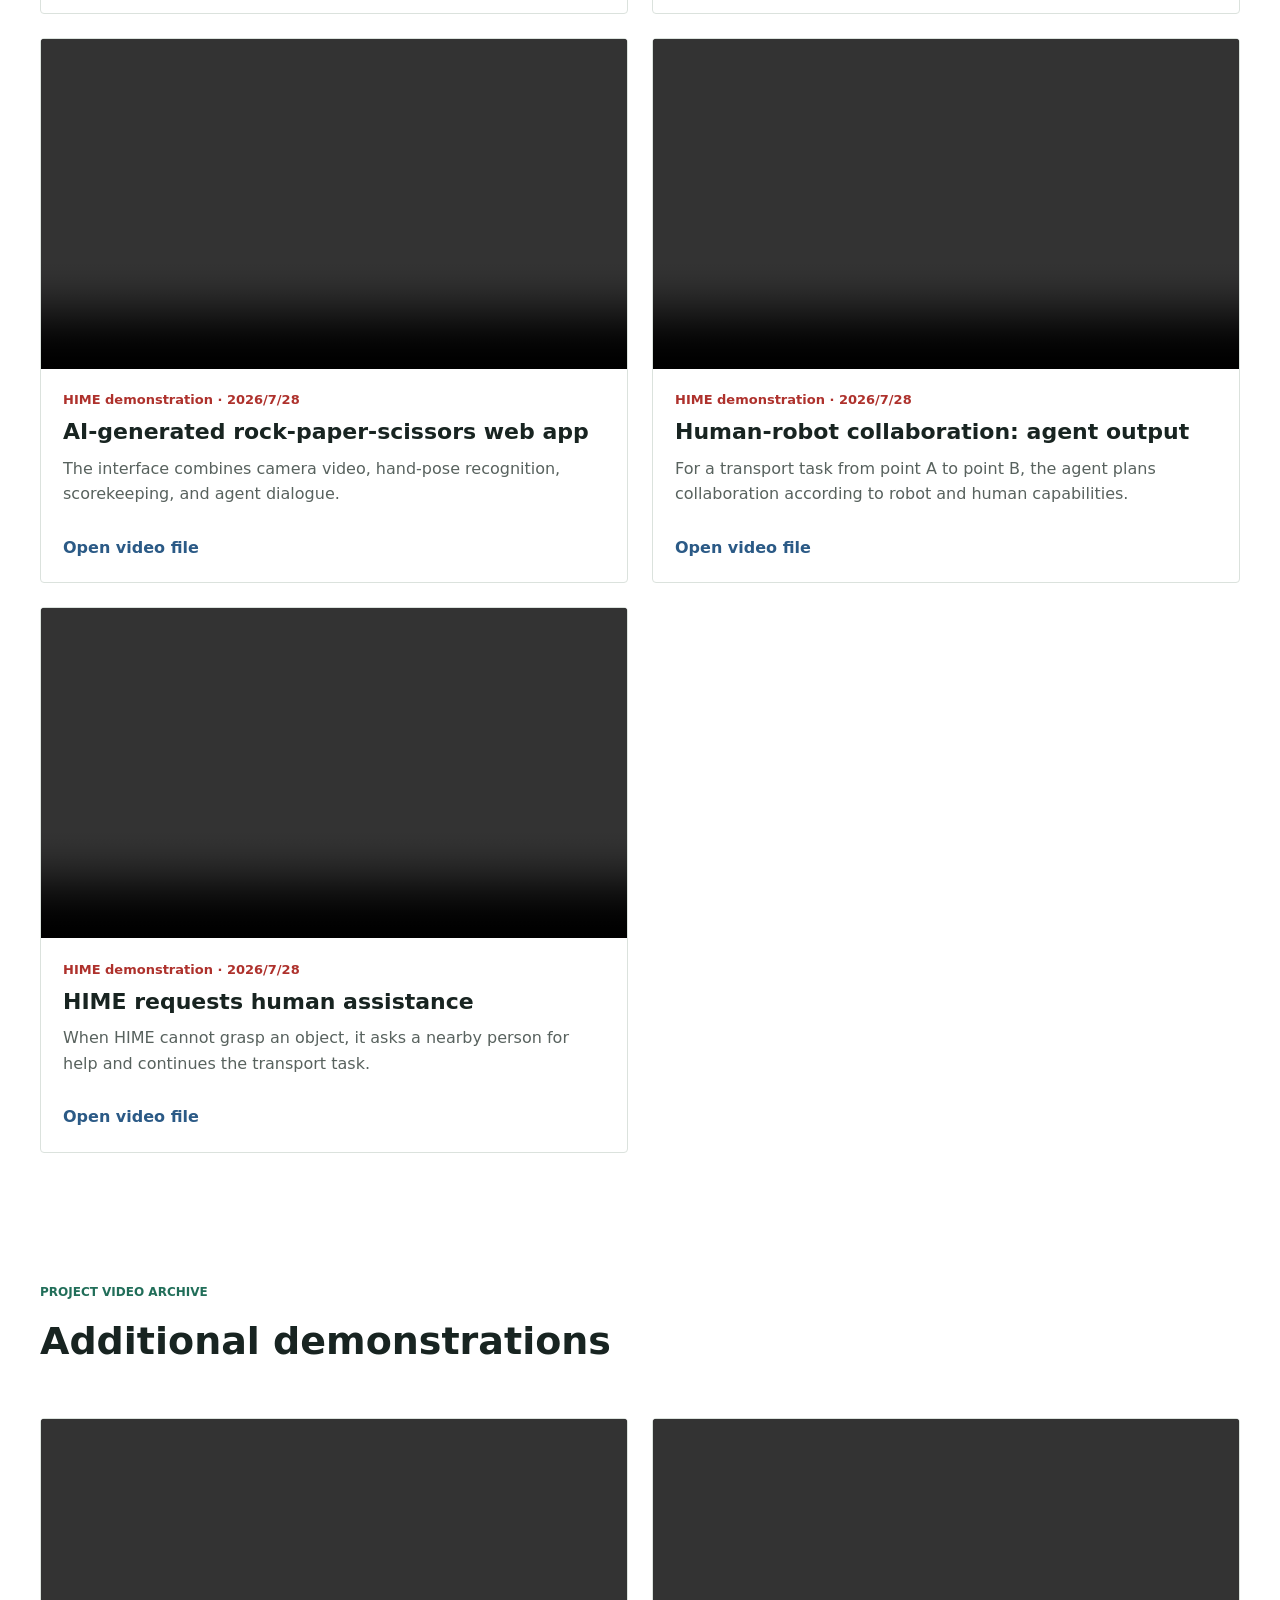
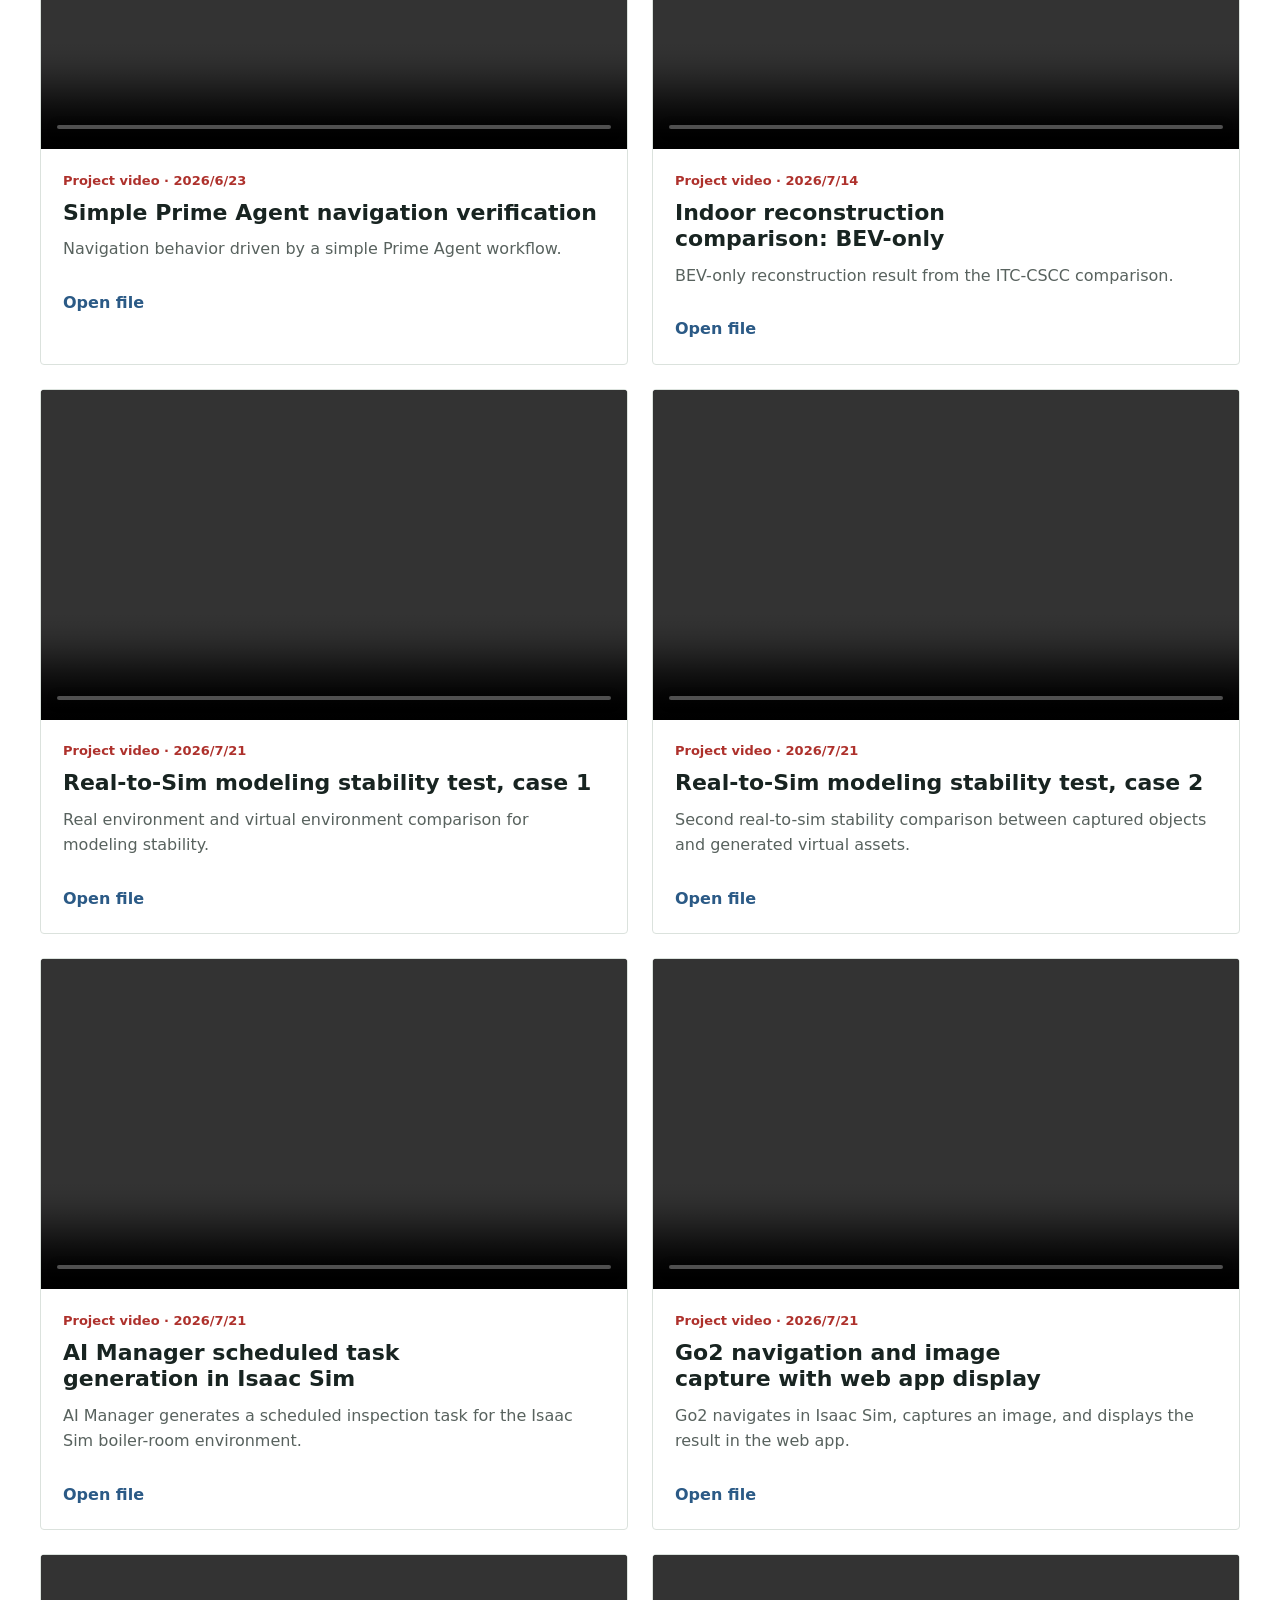
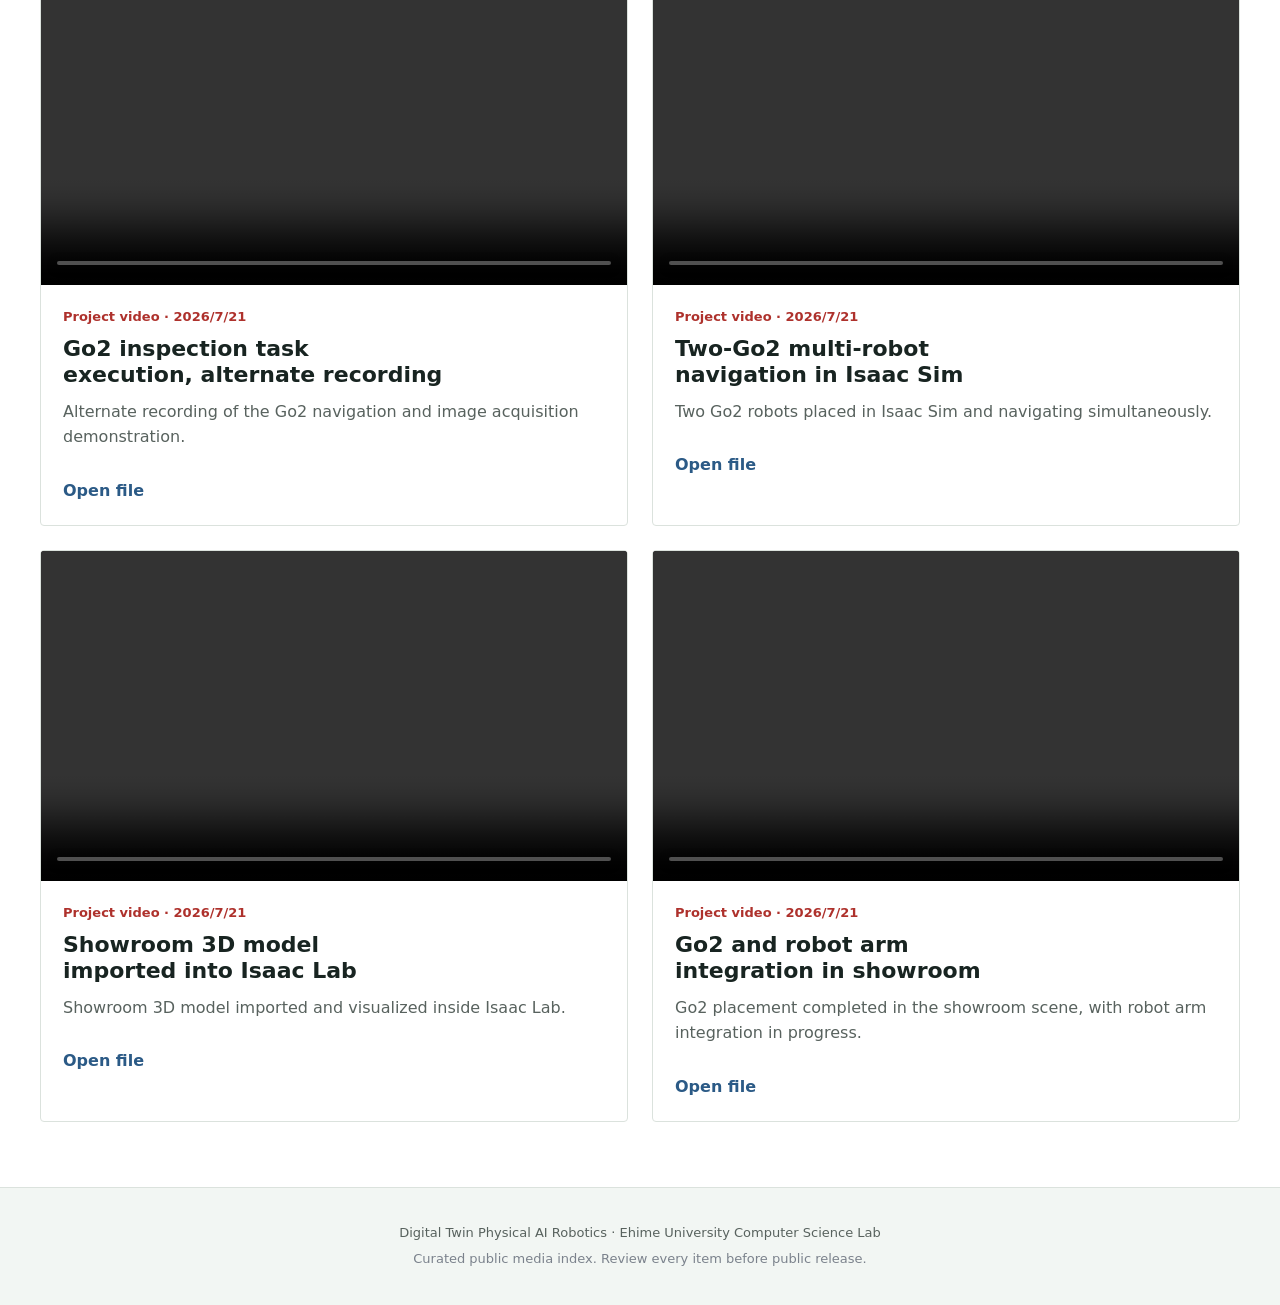
<file: videos.html>
﻿<!doctype html>
<html lang="en">
  <head>
    <meta charset="utf-8" />
    <meta name="viewport" content="width=device-width, initial-scale=1" />
    <title>Videos | Digital Twin Physical AI Robotics</title>
    <meta
      name="description"
      content="Curated public video index for the Digital Twin Physical AI Robotics research project."
    />
    <link rel="canonical" href="https://ehimetakahashilab.github.io/Computer-System-Lab.io/videos.html" />
    <link rel="stylesheet" href="./styles.css" /><link rel="stylesheet" href="./research.css" />
  </head>
  <body>
    <header class="site-header"><a class="brand" href="./index.html">Digital Twin Physical AI<span>EHIME UNIVERSITY</span></a><nav aria-label="Primary navigation"><a href="./index.html#overview" data-i18n="nav_overview">Overview</a><a data-i18n="r_nav_research" href="./index.html#research">Research</a><a data-i18n="r_nav_demos" href="./resources.html">Demos &amp; resources</a><a href="./index.html#publications" data-i18n="nav_papers">Papers</a><a data-i18n="r_nav_team" href="./index.html#team">Team</a></nav><div class="language-switch" aria-label="Language selector"><button type="button" data-lang="en">EN</button><button type="button" data-lang="ja">日本語</button><button type="button" data-lang="zh">中文</button></div></header>

    <main>
      <section class="section video-hero">
        <div class="section-kicker" data-i18n="videos_kicker">Research Media Index</div>
        <h1 data-i18n="videos_title">Videos</h1>
        <p class="lead" data-i18n="videos_lead">
          A curated public subset of demonstrations from the project. Internal progress recordings and unfinished
          development clips are intentionally omitted from this page.
        </p>
        <div class="archive-banner"><a data-i18n="r_latest_demos" class="text-link" href="./resources.html">View the research demo collection</a></div>
        <p class="muted" data-i18n="videos_note">
          Some MOV files may not play in every browser. Use the direct file link below each player if playback fails.
        </p>
      </section>

      <section class="section video-series">
        <header class="video-series-header">
          <div class="section-kicker" data-i18n="videos_hime_series_kicker">HIME Showcase · 28 July 2026</div>
          <h2 data-i18n="videos_hime_series_title">AI agent capabilities demonstrated on a physical robot</h2>
          <p class="lead" data-i18n="videos_hime_series_lead">
            Eleven clips trace five scenarios from natural-language instruction and agent output to generated web
            applications and physical execution on HIME.
          </p>
        </header>
        <div class="media-gallery" aria-label="HIME AI agent robot demonstration videos">
          <article class="video-card">
            <div class="video-shell">
              <video controls preload="none" playsinline src="./videos/2026-07-28-hime-rock-paper-scissors-agent-output.mp4"></video>
            </div>
            <div class="video-copy">
              <p class="tag" data-i18n="videos_hime_tag">HIME demonstration · 2026/7/28</p>
              <h2 data-i18n="videos_hime_rps_agent_title">Rock-paper-scissors instruction and agent output</h2>
              <p data-i18n="videos_hime_rps_agent_text">Agent workflow produced from the instruction: “Use the camera to play rock-paper-scissors and guide the session by voice.”</p>
              <a href="./videos/2026-07-28-hime-rock-paper-scissors-agent-output.mp4" data-i18n="video_open_file">Open video file</a>
            </div>
          </article>

          <article class="video-card">
            <div class="video-shell">
              <video controls preload="none" playsinline src="./videos/2026-07-28-hime-rock-paper-scissors-live-demo.mp4"></video>
            </div>
            <div class="video-copy">
              <p class="tag" data-i18n="videos_hime_tag">HIME demonstration · 2026/7/28</p>
              <h2 data-i18n="videos_hime_rps_live_title">Rock-paper-scissors with HIME</h2>
              <p data-i18n="videos_hime_rps_live_text">HIME recognizes a participant's hand gesture through its camera and guides the game by voice.</p>
              <a href="./videos/2026-07-28-hime-rock-paper-scissors-live-demo.mp4" data-i18n="video_open_file">Open video file</a>
            </div>
          </article>

          <article class="video-card">
            <div class="video-shell">
              <video controls preload="none" playsinline src="./videos/2026-07-28-hime-object-search-agent-output.mp4"></video>
            </div>
            <div class="video-copy">
              <p class="tag" data-i18n="videos_hime_tag">HIME demonstration · 2026/7/28</p>
              <h2 data-i18n="videos_hime_search_agent_title">Object search instruction and agent output</h2>
              <p data-i18n="videos_hime_search_agent_text">The agent combines camera-image analysis and walking-command tools to plan how to find a specified object.</p>
              <a href="./videos/2026-07-28-hime-object-search-agent-output.mp4" data-i18n="video_open_file">Open video file</a>
            </div>
          </article>

          <article class="video-card">
            <div class="video-shell">
              <video controls preload="none" playsinline src="./videos/2026-07-28-hime-object-search-live-demo.mp4"></video>
            </div>
            <div class="video-copy">
              <p class="tag" data-i18n="videos_hime_tag">HIME demonstration · 2026/7/28</p>
              <h2 data-i18n="videos_hime_search_live_title">HIME searches for a ball</h2>
              <p data-i18n="videos_hime_search_live_text">HIME navigates the laboratory, analyzes camera images, and searches for the specified ball.</p>
              <a href="./videos/2026-07-28-hime-object-search-live-demo.mp4" data-i18n="video_open_file">Open video file</a>
            </div>
          </article>

          <article class="video-card">
            <div class="video-shell">
              <video controls preload="none" playsinline src="./videos/2026-07-28-hime-patrol-app-generation-agent-output.mp4"></video>
            </div>
            <div class="video-copy">
              <p class="tag" data-i18n="videos_hime_tag">HIME demonstration · 2026/7/28</p>
              <h2 data-i18n="videos_hime_patrol_agent_title">Autonomous patrol app generation: agent output</h2>
              <p data-i18n="videos_hime_patrol_agent_text">From a natural-language request, the agent generates a patrol application that incorporates the Go2 control API.</p>
              <a href="./videos/2026-07-28-hime-patrol-app-generation-agent-output.mp4" data-i18n="video_open_file">Open video file</a>
            </div>
          </article>

          <article class="video-card">
            <div class="video-shell">
              <video controls preload="none" playsinline src="./videos/2026-07-28-hime-patrol-app-web-interface.mp4"></video>
            </div>
            <div class="video-copy">
              <p class="tag" data-i18n="videos_hime_tag">HIME demonstration · 2026/7/28</p>
              <h2 data-i18n="videos_hime_patrol_web_title">AI-generated patrol web app</h2>
              <p data-i18n="videos_hime_patrol_web_text">The generated interface integrates camera video, robot pose and state, and patrol controls.</p>
              <a href="./videos/2026-07-28-hime-patrol-app-web-interface.mp4" data-i18n="video_open_file">Open video file</a>
            </div>
          </article>

          <article class="video-card">
            <div class="video-shell">
              <video controls preload="none" playsinline src="./videos/2026-07-28-hime-patrol-app-live-demo.mp4"></video>
            </div>
            <div class="video-copy">
              <p class="tag" data-i18n="videos_hime_tag">HIME demonstration · 2026/7/28</p>
              <h2 data-i18n="videos_hime_patrol_live_title">Patrol app running on HIME</h2>
              <p data-i18n="videos_hime_patrol_live_text">The AI-generated web application controls HIME during a physical patrol demonstration.</p>
              <a href="./videos/2026-07-28-hime-patrol-app-live-demo.mp4" data-i18n="video_open_file">Open video file</a>
            </div>
          </article>

          <article class="video-card">
            <div class="video-shell">
              <video controls preload="none" playsinline src="./videos/2026-07-28-hime-rock-paper-scissors-app-generation-agent-output.mp4"></video>
            </div>
            <div class="video-copy">
              <p class="tag" data-i18n="videos_hime_tag">HIME demonstration · 2026/7/28</p>
              <h2 data-i18n="videos_hime_rps_app_agent_title">Rock-paper-scissors app generation: agent output</h2>
              <p data-i18n="videos_hime_rps_app_agent_text">The agent builds an application for playing rock-paper-scissors through the Go2 camera.</p>
              <a href="./videos/2026-07-28-hime-rock-paper-scissors-app-generation-agent-output.mp4" data-i18n="video_open_file">Open video file</a>
            </div>
          </article>

          <article class="video-card">
            <div class="video-shell">
              <video controls preload="none" playsinline src="./videos/2026-07-28-hime-rock-paper-scissors-app-web-interface.mp4"></video>
            </div>
            <div class="video-copy">
              <p class="tag" data-i18n="videos_hime_tag">HIME demonstration · 2026/7/28</p>
              <h2 data-i18n="videos_hime_rps_app_web_title">AI-generated rock-paper-scissors web app</h2>
              <p data-i18n="videos_hime_rps_app_web_text">The interface combines camera video, hand-pose recognition, scorekeeping, and agent dialogue.</p>
              <a href="./videos/2026-07-28-hime-rock-paper-scissors-app-web-interface.mp4" data-i18n="video_open_file">Open video file</a>
            </div>
          </article>

          <article class="video-card">
            <div class="video-shell">
              <video controls preload="none" playsinline src="./videos/2026-07-28-hime-human-robot-collaboration-agent-output.mp4"></video>
            </div>
            <div class="video-copy">
              <p class="tag" data-i18n="videos_hime_tag">HIME demonstration · 2026/7/28</p>
              <h2 data-i18n="videos_hime_collab_agent_title">Human-robot collaboration: agent output</h2>
              <p data-i18n="videos_hime_collab_agent_text">For a transport task from point A to point B, the agent plans collaboration according to robot and human capabilities.</p>
              <a href="./videos/2026-07-28-hime-human-robot-collaboration-agent-output.mp4" data-i18n="video_open_file">Open video file</a>
            </div>
          </article>

          <article class="video-card">
            <div class="video-shell">
              <video controls preload="none" playsinline src="./videos/2026-07-28-hime-human-robot-collaboration-live-demo.mp4"></video>
            </div>
            <div class="video-copy">
              <p class="tag" data-i18n="videos_hime_tag">HIME demonstration · 2026/7/28</p>
              <h2 data-i18n="videos_hime_collab_live_title">HIME requests human assistance</h2>
              <p data-i18n="videos_hime_collab_live_text">When HIME cannot grasp an object, it asks a nearby person for help and continues the transport task.</p>
              <a href="./videos/2026-07-28-hime-human-robot-collaboration-live-demo.mp4" data-i18n="video_open_file">Open video file</a>
            </div>
          </article>
        </div>
      </section>

      <section class="section media-gallery" aria-label="Research video gallery">
        <header class="video-series-header video-archive-header">
          <div class="section-kicker" data-i18n="videos_archive_kicker">Project Video Archive</div>
          <h2 data-i18n="videos_archive_title">Additional demonstrations</h2>
        </header>
        <article class="video-card">
          <div class="video-shell">
            <video controls preload="none" src="./videos/2026-06-23_prime_agent_navigation_test.mp4"></video>
          </div>
          <div class="video-copy">
            <p class="tag">Project video · 2026/6/23</p>
            <h2>Simple Prime Agent navigation verification</h2>
            <p>Navigation behavior driven by a simple Prime Agent workflow.</p>
            <a href="./videos/2026-06-23_prime_agent_navigation_test.mp4">Open file</a>
          </div>
        </article>

        <article class="video-card">
          <div class="video-shell">
            <video controls preload="none" src="./videos/2026-07-14_indoor_reconstruction_bev_only.mov"></video>
          </div>
          <div class="video-copy">
            <p class="tag">Project video · 2026/7/14</p>
            <h2>Indoor reconstruction comparison: BEV-only</h2>
            <p>BEV-only reconstruction result from the ITC-CSCC comparison.</p>
            <a href="./videos/2026-07-14_indoor_reconstruction_bev_only.mov">Open file</a>
          </div>
        </article>

        <article class="video-card">
          <div class="video-shell">
            <video controls preload="none" src="./resource/real-to-sim-stability-1.mp4"></video>
          </div>
          <div class="video-copy">
            <p class="tag">Project video · 2026/7/21</p>
            <h2>Real-to-Sim modeling stability test, case 1</h2>
            <p>Real environment and virtual environment comparison for modeling stability.</p>
            <a href="./resource/real-to-sim-stability-1.mp4">Open file</a>
          </div>
        </article>

        <article class="video-card">
          <div class="video-shell">
            <video controls preload="none" src="./resource/real-to-sim-stability-2.mp4"></video>
          </div>
          <div class="video-copy">
            <p class="tag">Project video · 2026/7/21</p>
            <h2>Real-to-Sim modeling stability test, case 2</h2>
            <p>Second real-to-sim stability comparison between captured objects and generated virtual assets.</p>
            <a href="./resource/real-to-sim-stability-2.mp4">Open file</a>
          </div>
        </article>

        <article class="video-card">
          <div class="video-shell">
            <video controls preload="none" src="./videos/2026-07-21_ai_manager_task_generation_isaacsim.mov"></video>
          </div>
          <div class="video-copy">
            <p class="tag">Project video · 2026/7/21</p>
            <h2>AI Manager scheduled task generation in Isaac Sim</h2>
            <p>AI Manager generates a scheduled inspection task for the Isaac Sim boiler-room environment.</p>
            <a href="./videos/2026-07-21_ai_manager_task_generation_isaacsim.mov">Open file</a>
          </div>
        </article>

        <article class="video-card">
          <div class="video-shell">
            <video controls preload="none" src="./videos/2026-07-21_go2_navigation_image_capture_webapp.mp4"></video>
          </div>
          <div class="video-copy">
            <p class="tag">Project video · 2026/7/21</p>
            <h2>Go2 navigation and image capture with web app display</h2>
            <p>Go2 navigates in Isaac Sim, captures an image, and displays the result in the web app.</p>
            <a href="./videos/2026-07-21_go2_navigation_image_capture_webapp.mp4">Open file</a>
          </div>
        </article>

        <article class="video-card">
          <div class="video-shell">
            <video controls preload="none" src="./videos/2026-07-21_go2_inspection_task_execution_alt.mov"></video>
          </div>
          <div class="video-copy">
            <p class="tag">Project video · 2026/7/21</p>
            <h2>Go2 inspection task execution, alternate recording</h2>
            <p>Alternate recording of the Go2 navigation and image acquisition demonstration.</p>
            <a href="./videos/2026-07-21_go2_inspection_task_execution_alt.mov">Open file</a>
          </div>
        </article>

        <article class="video-card">
          <div class="video-shell">
            <video controls preload="none" src="./videos/2026-07-21_two_go2_multi_robot_navigation.mp4"></video>
          </div>
          <div class="video-copy">
            <p class="tag">Project video · 2026/7/21</p>
            <h2>Two-Go2 multi-robot navigation in Isaac Sim</h2>
            <p>Two Go2 robots placed in Isaac Sim and navigating simultaneously.</p>
            <a href="./videos/2026-07-21_two_go2_multi_robot_navigation.mp4">Open file</a>
          </div>
        </article>

        <article class="video-card">
          <div class="video-shell">
            <video controls preload="none" src="./videos/2026-07-21_showroom_3d_model_in_isaaclab.mp4"></video>
          </div>
          <div class="video-copy">
            <p class="tag">Project video · 2026/7/21</p>
            <h2>Showroom 3D model imported into Isaac Lab</h2>
            <p>Showroom 3D model imported and visualized inside Isaac Lab.</p>
            <a href="./videos/2026-07-21_showroom_3d_model_in_isaaclab.mp4">Open file</a>
          </div>
        </article>

        <article class="video-card">
          <div class="video-shell">
            <video controls preload="none" src="./videos/2026-07-21_go2_arm_showroom_integration.mp4"></video>
          </div>
          <div class="video-copy">
            <p class="tag">Project video · 2026/7/21</p>
            <h2>Go2 and robot arm integration in showroom</h2>
            <p>Go2 placement completed in the showroom scene, with robot arm integration in progress.</p>
            <a href="./videos/2026-07-21_go2_arm_showroom_integration.mp4">Open file</a>
          </div>
        </article>
      </section>
    </main>

    <footer>
      <p>Digital Twin Physical AI Robotics · Ehime University Computer Science Lab</p>
      <p class="muted">Curated public media index. Review every item before public release.</p>
    </footer>
    <script data-goatcounter="https://sunnywang.goatcounter.com/count" async src="https://gc.zgo.at/count.js"></script>
    <script src="./language.js"></script><script src="./site-content.js"></script><script src="./research.js"></script>
  </body>
</html>
</file>
<file: styles.css>
:root {
  --ink: #151515;
  --muted: #5d6470;
  --paper: #f7f4ee;
  --panel: #ffffff;
  --line: #d8d2c8;
  --accent: #b3312c;
  --blue: #204f88;
  --green: #356a54;
  --gold: #b47b24;
  --shadow: 0 18px 60px rgba(21, 21, 21, 0.12);
}

* {
  box-sizing: border-box;
}

html {
  scroll-behavior: smooth;
}

body {
  margin: 0;
  color: var(--ink);
  background: var(--paper);
  font-family: Inter, ui-sans-serif, system-ui, -apple-system, BlinkMacSystemFont, "Segoe UI", sans-serif;
  line-height: 1.6;
}

a {
  color: inherit;
}

img {
  display: block;
  max-width: 100%;
}

video {
  display: block;
  max-width: 100%;
}

.site-header {
  position: sticky;
  top: 0;
  z-index: 10;
  display: flex;
  align-items: center;
  justify-content: space-between;
  gap: 24px;
  min-height: 64px;
  padding: 0 28px;
  border-bottom: 1px solid rgba(21, 21, 21, 0.12);
  background: rgba(247, 244, 238, 0.92);
  backdrop-filter: blur(16px);
}

.brand {
  font-family: Georgia, "Times New Roman", serif;
  font-size: 20px;
  font-weight: 700;
  text-decoration: none;
  white-space: nowrap;
}

nav {
  display: flex;
  gap: 18px;
  align-items: center;
  font-size: 14px;
}

nav a {
  color: #2d3136;
  text-decoration: none;
}

nav a:hover {
  color: var(--accent);
}

.language-switch {
  display: flex;
  gap: 6px;
  align-items: center;
}

.language-switch button {
  min-height: 32px;
  padding: 5px 9px;
  border: 1px solid var(--line);
  border-radius: 5px;
  background: #fff;
  color: var(--muted);
  cursor: pointer;
  font-weight: 800;
}

.language-switch button.active {
  border-color: var(--accent);
  background: var(--accent);
  color: #fff;
}

.hero {
  position: relative;
  min-height: 680px;
  overflow: hidden;
  background: #111;
}

.hero-bg,
.hero-overlay {
  position: absolute;
  inset: 0;
  width: 100%;
  height: 100%;
}

.hero-bg {
  object-fit: cover;
  filter: saturate(0.72) contrast(1.04);
}

.hero-overlay {
  background:
    linear-gradient(90deg, rgba(0, 0, 0, 0.82) 0%, rgba(0, 0, 0, 0.62) 45%, rgba(0, 0, 0, 0.22) 100%),
    linear-gradient(0deg, rgba(0, 0, 0, 0.35), rgba(0, 0, 0, 0.1));
}

.hero-content {
  position: relative;
  z-index: 1;
  width: min(980px, calc(100% - 48px));
  padding: 116px 0 92px;
  margin: 0 auto;
  color: #fff;
}

.eyebrow,
.section-kicker {
  margin: 0 0 14px;
  color: var(--accent);
  font-size: 13px;
  font-weight: 800;
  letter-spacing: 0;
  text-transform: uppercase;
}

.hero .eyebrow {
  color: #f5c15e;
}

h1,
h2,
h3,
p {
  margin-top: 0;
}

h1 {
  max-width: 900px;
  margin-bottom: 22px;
  font-family: Georgia, "Times New Roman", serif;
  font-size: 68px;
  line-height: 1.02;
  letter-spacing: 0;
}

h2 {
  max-width: 920px;
  margin-bottom: 18px;
  font-family: Georgia, "Times New Roman", serif;
  font-size: 42px;
  line-height: 1.12;
  letter-spacing: 0;
}

h3 {
  margin-bottom: 10px;
  font-size: 19px;
  line-height: 1.25;
}

.hero-subtitle {
  max-width: 760px;
  color: rgba(255, 255, 255, 0.88);
  font-size: 20px;
}

.hero-actions,
.paper-strip {
  display: flex;
  flex-wrap: wrap;
  gap: 12px;
  align-items: center;
}

.hero-actions {
  margin-top: 32px;
}

.button,
.paper-strip a {
  display: inline-flex;
  align-items: center;
  justify-content: center;
  min-height: 42px;
  padding: 10px 16px;
  border: 1px solid rgba(255, 255, 255, 0.44);
  border-radius: 6px;
  color: #fff;
  font-weight: 700;
  text-decoration: none;
}

.button.primary {
  border-color: var(--accent);
  background: var(--accent);
}

.button.ghost {
  border-color: rgba(255, 255, 255, 0.24);
  color: rgba(255, 255, 255, 0.78);
}

.paper-strip {
  justify-content: center;
  padding: 18px 24px;
  background: #22272e;
}

.paper-strip a {
  min-width: 96px;
  border-color: rgba(255, 255, 255, 0.18);
  background: rgba(255, 255, 255, 0.08);
}

.section {
  width: min(1180px, calc(100% - 48px));
  padding: 86px 0;
  margin: 0 auto;
}

.lead {
  max-width: 940px;
  color: var(--muted);
  font-size: 20px;
}

.mission-grid {
  display: grid;
  grid-template-columns: repeat(3, minmax(0, 1fr));
  gap: 18px;
  margin-top: 30px;
}

.mission-grid article {
  min-height: 230px;
  padding: 24px;
  border: 1px solid var(--line);
  border-top: 4px solid var(--accent);
  border-radius: 8px;
  background: #fff;
  box-shadow: 0 10px 30px rgba(21, 21, 21, 0.06);
}

.mission-grid span {
  display: block;
  margin-bottom: 14px;
  color: var(--blue);
  font-size: 13px;
  font-weight: 900;
  text-transform: uppercase;
}

.mission-grid p {
  color: var(--muted);
}

.pillar-grid,
.metrics,
.team-grid {
  display: grid;
  grid-template-columns: repeat(4, minmax(0, 1fr));
  gap: 18px;
  margin-top: 34px;
}

.overview-section {
  width: min(1260px, calc(100% - 48px));
}

.overview-media-grid {
  display: grid;
  grid-template-columns: repeat(4, minmax(0, 1fr));
  gap: 18px;
  margin-top: 34px;
}

.spotlight-video {
  display: grid;
  grid-template-columns: minmax(0, 0.72fr) minmax(420px, 1fr);
  gap: 28px;
  align-items: center;
  margin-top: 34px;
  padding: 26px;
  border: 1px solid var(--line);
  border-radius: 8px;
  background: #fff;
  box-shadow: var(--shadow);
}

.spotlight-video h3 {
  font-size: 26px;
}

.spotlight-video p {
  color: var(--muted);
}

.spotlight-media {
  margin: 0;
  overflow: hidden;
  border: 1px solid var(--line);
  border-radius: 8px;
  background: #111;
}

.spotlight-media video {
  display: block;
  width: 100%;
  aspect-ratio: 16 / 9;
  object-fit: cover;
}

.spotlight-media figcaption {
  padding: 10px 14px;
  color: rgba(255, 255, 255, 0.76);
  font-size: 13px;
}

.overview-card {
  overflow: hidden;
  border: 1px solid var(--line);
  border-radius: 8px;
  background: var(--panel);
  box-shadow: 0 10px 30px rgba(21, 21, 21, 0.06);
}

.overview-card > div:last-child {
  padding: 22px;
}

.overview-media {
  overflow: hidden;
  border-bottom: 1px solid var(--line);
  background: #111;
}

.overview-media img,
.overview-media video {
  width: 100%;
  aspect-ratio: 4 / 3;
  object-fit: cover;
}

.overview-media img.contain-media,
.media-frame img.contain-media {
  object-fit: contain;
}

.overview-card h3 {
  min-height: 50px;
}

.pillar-grid article,
.metrics article,
.team-grid article {
  min-height: 190px;
  padding: 24px;
  border: 1px solid var(--line);
  border-radius: 8px;
  background: var(--panel);
  box-shadow: 0 10px 30px rgba(21, 21, 21, 0.04);
}

.pillar-grid p,
.metrics p,
.team-grid p {
  color: var(--muted);
}

.index {
  display: block;
  margin-bottom: 18px;
  color: var(--blue);
  font-weight: 900;
}

.split {
  display: grid;
  grid-template-columns: minmax(0, 0.95fr) minmax(360px, 1.05fr);
  gap: 42px;
  align-items: center;
}

.split.reverse {
  grid-template-columns: minmax(360px, 1.05fr) minmax(0, 0.95fr);
}

.check-list {
  padding: 0;
  margin: 26px 0 0;
  list-style: none;
}

.check-list li {
  position: relative;
  padding: 9px 0 9px 28px;
  color: #30343a;
  border-bottom: 1px solid rgba(21, 21, 21, 0.1);
}

.check-list li::before {
  position: absolute;
  left: 0;
  color: var(--green);
  font-weight: 900;
  content: "✓";
}

.media-frame {
  margin: 0;
  overflow: hidden;
  border: 1px solid var(--line);
  border-radius: 8px;
  background: #fff;
  box-shadow: var(--shadow);
}

.media-frame img {
  width: 100%;
  aspect-ratio: 16 / 10;
  object-fit: cover;
  background: #f0eee9;
}

.media-frame video {
  width: 100%;
  aspect-ratio: 16 / 10;
  object-fit: contain;
  background: #111;
}

.media-frame figcaption {
  padding: 12px 16px;
  color: var(--muted);
  font-size: 14px;
}

.results-section {
  width: min(1260px, calc(100% - 48px));
}

.metrics {
  grid-template-columns: repeat(4, minmax(0, 1fr));
}

.metrics article {
  min-height: 210px;
  border-top: 4px solid var(--accent);
}

.metrics strong {
  display: block;
  margin-bottom: 6px;
  font-family: Georgia, "Times New Roman", serif;
  font-size: 42px;
  line-height: 1;
}

.metrics span {
  display: block;
  margin-bottom: 18px;
  color: var(--blue);
  font-weight: 800;
}

.image-pair {
  display: grid;
  grid-template-columns: repeat(2, minmax(0, 1fr));
  gap: 24px;
  margin-top: 28px;
}

.pipeline {
  display: grid;
  grid-template-columns: repeat(5, minmax(0, 1fr));
  gap: 8px;
  margin-top: 30px;
}

.pipeline span {
  display: flex;
  align-items: center;
  justify-content: center;
  min-height: 58px;
  padding: 8px;
  border: 1px solid var(--line);
  border-radius: 6px;
  background: #fff;
  color: var(--green);
  font-weight: 800;
}

.pillar-section {
  width: min(1260px, calc(100% - 48px));
}

.soft-band {
  width: 100%;
  max-width: none;
  padding-right: max(24px, calc((100% - 1260px) / 2));
  padding-left: max(24px, calc((100% - 1260px) / 2));
  background: #eee8dd;
}

.pillar-heading {
  display: grid;
  grid-template-columns: minmax(0, 1.2fr) minmax(320px, 0.8fr);
  gap: 36px;
  align-items: end;
  margin-bottom: 34px;
}

.pillar-heading p {
  color: var(--muted);
  font-size: 18px;
}

.feature-grid,
.agent-layout {
  display: grid;
  grid-template-columns: minmax(380px, 1.05fr) minmax(0, 0.95fr);
  gap: 36px;
  align-items: center;
}

.agent-showcase {
  margin-top: 42px;
}

.reverse-feature {
  grid-template-columns: minmax(0, 0.95fr) minmax(380px, 1.05fr);
}

.feature-copy {
  padding: 8px 0;
}

.feature-copy p {
  color: var(--muted);
  font-size: 18px;
}

.agent-diagram {
  padding: 28px;
  border: 1px solid var(--line);
  border-radius: 8px;
  background: #fff;
  box-shadow: var(--shadow);
}

.agent-node {
  display: flex;
  align-items: center;
  justify-content: center;
  min-height: 92px;
  padding: 18px;
  border: 1px solid #c9d3dc;
  border-radius: 8px;
  background: #f9fbfc;
  color: var(--blue);
  font-weight: 900;
  text-align: center;
}

.agent-node span {
  display: block;
  margin-top: 4px;
  color: var(--muted);
  font-size: 13px;
  font-weight: 700;
}

.agent-node.prime {
  min-height: 118px;
  border-color: var(--accent);
  background: #fff5f2;
  color: var(--accent);
  font-size: 22px;
}

.agent-links {
  display: grid;
  grid-template-columns: repeat(3, minmax(0, 1fr));
  gap: 10px;
  margin: 18px 0;
}

.agent-links span {
  padding: 10px;
  border-radius: 6px;
  background: #22272e;
  color: #fff;
  font-size: 13px;
  font-weight: 800;
  text-align: center;
}

.slave-row {
  display: grid;
  grid-template-columns: repeat(3, minmax(0, 1fr));
  gap: 10px;
}

.mini-metrics {
  display: grid;
  grid-template-columns: repeat(3, minmax(0, 1fr));
  gap: 12px;
  margin-top: 24px;
}

.mini-metrics article {
  min-height: 128px;
  padding: 18px;
  border: 1px solid var(--line);
  border-radius: 8px;
  background: #fff;
}

.mini-metrics strong {
  display: block;
  margin-bottom: 8px;
  color: var(--accent);
  font-family: Georgia, "Times New Roman", serif;
  font-size: 34px;
  line-height: 1;
}

.mini-metrics span {
  color: var(--muted);
  font-size: 14px;
  font-weight: 700;
}

.publications-section {
  width: min(1180px, calc(100% - 48px));
}

.paper-list {
  display: grid;
  grid-template-columns: repeat(2, minmax(0, 1fr));
  gap: 18px;
  margin-top: 30px;
}

.paper-list article {
  min-height: 210px;
  padding: 24px;
  border: 1px solid var(--line);
  border-radius: 8px;
  background: #fff;
  box-shadow: 0 10px 30px rgba(21, 21, 21, 0.06);
}

.paper-list h3 {
  font-size: 21px;
}

.paper-list p {
  color: var(--muted);
}

.paper-list a {
  display: inline-flex;
  margin-top: 10px;
  color: var(--blue);
  font-weight: 900;
  text-decoration: none;
}

.roadmap {
  width: min(1140px, calc(100% - 48px));
}

.reach-section {
  width: min(1180px, calc(100% - 48px));
}

.reach-layout {
  display: grid;
  grid-template-columns: minmax(230px, 0.32fr) minmax(0, 1fr);
  gap: 22px;
  align-items: stretch;
  margin-top: 34px;
}

.reach-summary,
.reach-dashboard {
  overflow: hidden;
  border: 1px solid var(--line);
  border-radius: 8px;
  background: var(--panel);
}

.reach-summary {
  display: flex;
  flex-direction: column;
  min-height: 280px;
  padding: 28px;
}

.reach-label,
.reach-status {
  margin: 0;
  color: var(--muted);
  font-size: 14px;
  font-weight: 700;
}

.reach-number {
  display: block;
  min-height: 92px;
  margin: 8px 0 0;
  color: var(--blue);
  font-family: Georgia, "Times New Roman", serif;
  font-size: 72px;
  line-height: 1.15;
}

.reach-privacy {
  padding-top: 20px;
  margin: auto 0 0;
  color: var(--muted);
  border-top: 1px solid var(--line);
  font-size: 13px;
}

.reach-dashboard-header {
  display: flex;
  align-items: center;
  justify-content: space-between;
  gap: 18px;
  padding: 22px 24px;
  border-bottom: 1px solid var(--line);
}

.reach-dashboard-header h3,
.reach-dashboard-header p {
  margin: 0;
}

.reach-dashboard-header p {
  color: var(--muted);
  font-size: 14px;
}

.reach-dashboard-header a {
  flex: 0 0 auto;
  color: var(--blue);
  font-size: 14px;
  font-weight: 800;
  text-decoration: none;
}

.reach-dashboard iframe {
  display: block;
  width: 100%;
  height: 660px;
  border: 0;
  background: #fff;
}

.timeline {
  display: grid;
  grid-template-columns: repeat(3, minmax(0, 1fr));
  gap: 22px;
  margin-top: 30px;
}

.timeline article {
  position: relative;
  min-height: 230px;
  padding: 28px;
  border-left: 6px solid var(--gold);
  border-radius: 8px;
  background: #fff;
}

.timeline time {
  display: block;
  margin-bottom: 20px;
  color: var(--accent);
  font-size: 28px;
  font-weight: 900;
}

.team-grid {
  grid-template-columns: repeat(3, minmax(0, 1fr));
}

.logo-strip {
  display: grid;
  grid-template-columns: repeat(4, minmax(120px, 1fr));
  gap: 14px;
  align-items: center;
  margin-top: 30px;
}

.logo-strip a {
  display: block;
}

.logo-strip img {
  display: block;
  width: 100%;
  height: 86px;
  padding: 16px;
  border: 1px solid var(--line);
  border-radius: 8px;
  background: #fff;
  object-fit: contain;
  box-shadow: 0 8px 22px rgba(21, 21, 21, 0.04);
}

.bio-grid {
  display: grid;
  grid-template-columns: repeat(2, minmax(0, 1fr));
  gap: 22px;
  margin-top: 30px;
}

.team-section-title {
  margin-top: 46px;
  font-size: 26px;
}

.bio-card {
  min-height: 310px;
  padding: 28px;
  border: 1px solid var(--line);
  border-radius: 8px;
  background: #fff;
  box-shadow: 0 10px 30px rgba(21, 21, 21, 0.06);
}

.bio-header {
  display: grid;
  grid-template-columns: 96px minmax(0, 1fr);
  gap: 18px;
  align-items: center;
  margin-bottom: 20px;
}

.bio-header img {
  width: 96px;
  height: 112px;
  border: 1px solid var(--line);
  border-radius: 8px;
  object-fit: cover;
  object-position: center top;
}

.bio-card .role {
  margin-bottom: 12px;
  color: var(--accent);
  font-size: 13px;
  font-weight: 900;
  text-transform: uppercase;
}

.bio-card p {
  color: var(--muted);
}

.bio-links {
  display: flex;
  flex-wrap: wrap;
  gap: 10px 16px;
  margin-top: 14px;
}

.bio-card a {
  display: inline-flex;
  color: var(--blue);
  font-weight: 900;
  text-decoration: none;
}

.team-photo {
  width: min(940px, 100%);
  margin: 48px auto 0;
}

.team-photo img {
  width: 100%;
  height: auto;
  border-radius: 8px;
}

.team-photo figcaption {
  margin-top: 10px;
  color: var(--muted);
  font-size: 13px;
}

.member-grid {
  display: grid;
  grid-template-columns: repeat(2, minmax(0, 1fr));
  gap: 22px;
  margin-top: 24px;
}

.member-card {
  display: flex;
  flex-direction: column;
  min-height: 420px;
  padding: 28px;
  border: 1px solid var(--line);
  border-radius: 8px;
  background: #fff;
  box-shadow: 0 10px 30px rgba(21, 21, 21, 0.06);
}

.member-header {
  display: grid;
  grid-template-columns: 112px minmax(0, 1fr);
  gap: 18px;
  align-items: center;
  margin-bottom: 20px;
}

.member-header img {
  width: 112px;
  height: 132px;
  border: 1px solid var(--line);
  border-radius: 8px;
  object-fit: cover;
  object-position: center top;
}

.member-card .role {
  margin-bottom: 10px;
  color: var(--accent);
  font-size: 13px;
  font-weight: 900;
  text-transform: uppercase;
}

.member-card p:not(.role) {
  color: var(--muted);
}

.member-paper {
  display: inline-flex;
  padding-top: 16px;
  margin-top: auto;
  color: var(--blue);
  border-top: 1px solid var(--line);
  font-size: 14px;
  font-weight: 900;
  line-height: 1.45;
  text-decoration: none;
}

.callout {
  width: min(980px, calc(100% - 48px));
  padding: 58px;
  margin-bottom: 70px;
  border-radius: 8px;
  background: #22272e;
  color: #fff;
  text-align: center;
}

.callout h2,
.callout p {
  margin-right: auto;
  margin-left: auto;
}

.callout p {
  max-width: 720px;
  color: rgba(255, 255, 255, 0.78);
}

.callout .contact-details {
  margin: 28px auto 30px;
}

.callout .contact-person {
  margin-bottom: 10px;
  color: #fff;
  font-size: 18px;
}

.callout .contact-person strong {
  display: inline-block;
}

.contact-emails {
  display: flex;
  flex-wrap: wrap;
  justify-content: center;
  gap: 8px 24px;
}

.contact-emails a {
  color: #fff;
  font-weight: 800;
  overflow-wrap: anywhere;
  text-underline-offset: 4px;
}

footer {
  padding: 30px 24px;
  border-top: 1px solid var(--line);
  color: var(--muted);
  text-align: center;
}

footer p {
  margin-bottom: 6px;
}

.muted {
  color: #7b828c;
  font-size: 13px;
}

.video-hero h1 {
  max-width: 940px;
  margin-bottom: 18px;
  font-size: 58px;
  color: var(--ink);
}

.video-series {
  padding-top: 18px;
}

.video-series-header {
  margin-bottom: 28px;
}

.video-series-header h2 {
  max-width: 900px;
  font-size: 38px;
}

.video-series-header .lead {
  max-width: 920px;
}

.video-archive-header {
  grid-column: 1 / -1;
  margin-bottom: 4px;
}

.media-gallery {
  display: grid;
  grid-template-columns: repeat(2, minmax(0, 1fr));
  gap: 24px;
  padding-top: 0;
}

.video-card {
  overflow: hidden;
  border: 1px solid var(--line);
  border-radius: 8px;
  background: var(--panel);
  box-shadow: 0 14px 44px rgba(21, 21, 21, 0.08);
}

.video-shell {
  position: relative;
  background: #111;
}

.video-shell video,
.video-shell img {
  display: block;
  width: 100%;
  aspect-ratio: 16 / 9;
  background: #111;
  object-fit: contain;
}

.video-copy {
  padding: 22px;
}

.video-copy .tag {
  margin-bottom: 8px;
  color: var(--accent);
  font-size: 13px;
  font-weight: 800;
}

.video-copy h2 {
  margin-bottom: 10px;
  font-family: Inter, ui-sans-serif, system-ui, -apple-system, BlinkMacSystemFont, "Segoe UI", sans-serif;
  font-size: 22px;
  line-height: 1.2;
}

.video-copy p {
  color: var(--muted);
}

.video-copy a {
  display: inline-flex;
  margin-top: 8px;
  color: var(--blue);
  font-weight: 800;
  text-decoration: none;
}

@media (max-width: 980px) {
  .site-header {
    position: static;
    align-items: flex-start;
    flex-direction: column;
    padding: 18px 22px;
  }

  nav {
    flex-wrap: wrap;
  }

  h1 {
    font-size: 48px;
  }

  h2 {
    font-size: 34px;
  }

  .hero {
    min-height: 620px;
  }

  .pillar-grid,
  .mission-grid,
  .overview-media-grid,
  .spotlight-video,
  .metrics,
  .image-pair,
  .timeline,
  .team-grid,
  .media-gallery,
  .paper-list,
  .bio-grid,
  .member-grid,
  .logo-strip,
  .pillar-heading,
  .feature-grid,
  .agent-layout,
  .reverse-feature,
  .reach-layout,
  .split,
  .split.reverse {
    grid-template-columns: 1fr;
  }

  .reach-summary {
    min-height: 230px;
  }

  .overview-card h3 {
    min-height: auto;
  }

  .slave-row,
  .agent-links,
  .mini-metrics {
    grid-template-columns: 1fr;
  }

}

@media (max-width: 640px) {
  .site-header,
  .section,
  .overview-section,
  .pillar-section,
  .publications-section,
  .results-section,
  .reach-section,
  .roadmap {
    width: auto;
  }

  .reach-dashboard-header {
    align-items: flex-start;
    flex-direction: column;
  }

  .reach-dashboard iframe {
    height: 820px;
  }

  .member-card {
    min-height: 0;
    padding: 22px;
  }

  .member-header {
    grid-template-columns: 88px minmax(0, 1fr);
    gap: 14px;
  }

  .member-header img {
    width: 88px;
    height: 104px;
  }

  .section {
    padding: 58px 22px;
  }

  .hero-content {
    width: calc(100% - 36px);
    padding-top: 86px;
  }

  h1 {
    font-size: 38px;
  }

  h2 {
    font-size: 29px;
  }

  .hero-subtitle,
  .lead {
    font-size: 18px;
  }

  .video-hero h1 {
    font-size: 38px;
  }

  .paper-strip {
    justify-content: flex-start;
  }

  .paper-strip a {
    min-width: 82px;
  }

  .pipeline {
    grid-template-columns: 1fr;
  }

  .callout {
    width: calc(100% - 36px);
    padding: 36px 22px;
  }
}
</file>
<file: research.css>
:root{--paper:#fff;--ink:#182421;--muted:#58625e;--line:#dbe2dd;--accent:#ae312c;--green:#216e59;--blue:#2b5a86;--gold:#957017;--shadow:none}
html{scroll-padding-top:110px}
body{background:#fff;font-size:16px}
*{letter-spacing:0}
h1,h2,h3,h4,.brand{font-family:Inter,ui-sans-serif,system-ui,-apple-system,BlinkMacSystemFont,"Segoe UI",sans-serif;letter-spacing:0}
h1,h2,h3,h4{overflow-wrap:anywhere;text-wrap:balance}
h2{font-size:36px;line-height:1.3;margin:0 0 24px}
h3{font-size:22px;line-height:1.4;margin:0 0 14px}
p{margin:0 0 20px}
a:focus-visible,button:focus-visible,summary:focus-visible{outline:3px solid #236d59;outline-offset:5px}
.site-header{min-height:84px;padding:14px 32px;gap:26px;background:#fff;border-color:var(--line);backdrop-filter:none;flex-direction:row}
.brand{font-size:18px;line-height:1.4;font-weight:750;white-space:normal;flex:0 0 auto}
.brand span{display:block;font-size:10px;font-weight:600;color:var(--muted);margin-top:3px}
.site-header nav{flex-wrap:wrap;justify-content:center;gap:12px 24px;font-size:14px}
.site-header nav a{font-weight:600}
.language-switch{flex-shrink:0;gap:0;border:1px solid var(--line);border-radius:4px;overflow:hidden}
.language-switch button{border:0;border-radius:0;min-height:34px;padding:5px 10px;font-size:12px;font-weight:600}
.language-switch button.active{background:var(--ink)}
.research-inner{width:min(1240px,calc(100% - 80px));margin:0 auto}
.project-hero{position:relative;isolation:isolate;background:#17211e;min-height:560px;display:flex;align-items:center;color:#fff}
.project-background,.project-shade{position:absolute;inset:0;width:100%;height:100%;z-index:-1}
.project-background{object-fit:cover;object-position:center}
.project-shade{background:linear-gradient(90deg,rgba(7,17,13,.85),rgba(7,17,13,.60) 56%,rgba(7,17,13,.08))}
.hero-inner{width:min(1240px,calc(100% - 80px));margin:auto;padding:54px 0}
.hero-org{font-size:13px;font-weight:600;margin-bottom:22px;color:#fff}
.project-hero h1{max-width:950px;font-size:58px;line-height:1.14;font-weight:650;margin:0 0 24px}
.hero-description{max-width:820px;font-size:22px;line-height:1.55;color:#fff}
.hero-goal{max-width:760px;font-size:16px;line-height:1.75;color:#e3ebe5}
.hero-actions{margin-top:30px;gap:12px;display:flex;flex-wrap:wrap}
.button{border-radius:4px;font-size:15px;font-weight:650;padding:12px 22px;border:1px solid rgba(255,255,255,.6);background:transparent;color:#fff}
.button.primary{background:var(--accent);border-color:var(--accent);color:#fff}
.overview-rebuilt{position:relative;padding:82px 0 52px}
.lead{max-width:1040px;font-size:20px;line-height:1.85}
.question-columns{display:grid;grid-template-columns:1fr 1fr;gap:54px;margin:38px 0 56px}
.question-columns article{padding-top:23px;border-top:2px solid var(--green)}
.question-columns article:nth-child(2){border-color:var(--accent)}
.question-columns p{color:var(--muted);line-height:1.85}
.research-map{scroll-margin-top:110px}
.research-map h2{font-size:28px}
.cycle-nav{display:grid;grid-template-columns:repeat(4,minmax(0,1fr));border-top:1px solid var(--line);border-bottom:1px solid var(--line)}
.cycle-nav a{position:relative;padding:26px 20px 25px;text-decoration:none;border-right:1px solid var(--line);transition:background .2s}
.cycle-nav a:last-child{border-right:0}
.cycle-nav a:hover{background:#eff6f2}
.cycle-nav .cycle-index{display:block;color:var(--green);font-size:14px;font-weight:700;margin-bottom:16px}
.cycle-nav strong{display:block;min-height:48px;font-size:17px;line-height:1.4}
.cycle-nav span:last-child{display:block;font-size:14px;color:var(--muted);margin-top:10px}
.integration-note{font-size:14px;color:var(--muted);margin:18px 0 0}
.evidence-dateline{display:flex;justify-content:space-between;flex-wrap:wrap;gap:8px 25px;margin-top:32px;padding-top:18px;border-top:1px solid var(--line);font-size:12px;color:var(--muted)}
.hime-band{background:#f2f6f3;padding:62px 0}
.hime-layout{display:grid;grid-template-columns:minmax(0,.8fr) minmax(0,1.2fr);gap:54px;align-items:center}
.hime-layout h2{font-size:34px}
.hime-layout p:not(.section-kicker){color:var(--muted);line-height:1.85}
.text-link{display:inline-block;color:var(--green);font-weight:650;text-underline-offset:5px;margin:8px 14px 8px 0;overflow-wrap:anywhere;font-size:15px}
.demo-figure{margin:0;min-width:0}
.demo-figure video,.resource-media video{display:block;width:100%;height:auto;aspect-ratio:16/9;object-fit:contain;background:#101512;border:1px solid #d4ddd6}
.demo-figure figcaption{color:var(--muted);font-size:12px;line-height:1.7;padding:13px 0 0;background:none;border:0}
.research-band{padding:78px 0 64px;border-bottom:1px solid var(--line);scroll-margin-top:82px}
.pillar-2,.pillar-4{background:#f6f8f7}
.pillar-top h2{max-width:960px;margin-bottom:34px}
.section-kicker{font-size:12px;color:var(--green);font-weight:750;margin:0 0 15px}
.pillar-2 .section-kicker{color:#a73c35}
.pillar-3 .section-kicker{color:#285f8d}
.pillar-4 .section-kicker{color:#846210}
.pillar-layout{display:grid;grid-template-columns:minmax(0,.88fr) minmax(0,1.12fr);align-items:start;gap:46px}
.pillar-copy>p{font-size:17px;line-height:1.9}
.research-points{padding:0;margin:22px 0;list-style:none}
.research-points li{padding:12px 0 12px 18px;border-top:1px solid var(--line);position:relative;color:var(--muted);font-size:14px;line-height:1.8}
.research-points li:before{content:"";position:absolute;left:0;top:23px;width:5px;height:5px;background:var(--green)}
.support-row{display:grid;grid-template-columns:minmax(0,1.12fr) minmax(0,.88fr);gap:46px;align-items:center;border-top:1px solid var(--line);margin-top:42px;padding-top:34px}
.support-row>figure{margin:0;min-width:0}
.support-row>figure>img{width:100%;height:280px;object-fit:contain;background:#fff}
.support-row p{font-size:15px;line-height:1.85;color:var(--muted)}
.support-row .demo-figure video{max-height:340px}
.evidence-rebuilt{padding:76px 0}
.evidence-grid{display:grid;grid-template-columns:repeat(3,minmax(0,1fr));gap:35px;margin-top:40px}
.evidence-grid article{border-top:3px solid var(--green);padding-top:24px}
.evidence-grid article:nth-child(2){border-color:var(--accent)}
.evidence-grid article:nth-child(3){border-color:var(--blue)}
.evidence-grid h3{font-size:24px}
.evidence-grid p{font-size:14px;line-height:1.85;color:var(--muted)}
.next-milestone{margin-top:36px;border-top:1px solid var(--line);padding-top:25px}
.next-milestone p{max-width:1040px;color:var(--muted);line-height:1.9;margin-bottom:0}
.section{width:min(1240px,calc(100% - 80px));padding:65px 0}
.publications-section{border-top:1px solid var(--line)}
.paper-list{gap:0;grid-template-columns:1fr 1fr}
.paper-list article{border:0;border-top:1px solid var(--line);box-shadow:none;border-radius:0;min-height:0;padding:26px 30px 26px 0}
.paper-list h3{font-size:19px}
.paper-list p{font-size:13px}
.paper-list a{font-size:14px;font-weight:650}
.logo-strip{gap:32px;border-top:1px solid var(--line);border-bottom:1px solid var(--line);padding:20px 0}
.logo-strip img{border:0;border-radius:0;height:82px;padding:8px;object-fit:contain}
.team-grid{gap:30px;margin:28px 0}
.team-grid article{border:0;border-radius:0;padding:0;background:none;box-shadow:none;min-height:0}
.team-grid h3{font-size:20px}
.team-grid p{font-size:14px}
.team-section-title{font-size:25px}
.bio-card,.member-card{box-shadow:none;border-radius:4px;min-height:0;padding:24px}
.bio-card h3,.member-card h3{font-size:22px}
.bio-card p,.member-card p{font-size:14px;line-height:1.85}
.bio-card .role,.member-card .role{font-size:11px;color:var(--green);font-weight:650}
.bio-card a{font-size:13px;font-weight:600}
.bio-header,.member-header{margin-bottom:14px}
.bio-header img,.member-header img{border-radius:2px}
.member-header{grid-template-columns:88px minmax(0,1fr)}
.member-header img{width:88px;height:108px}
.biography summary{cursor:pointer;font-size:14px;color:var(--green);padding:5px 0;font-weight:600}
.biography[open] summary{margin-bottom:12px}
.member-paper{font-size:12px;font-weight:600;padding-top:15px;margin-top:16px}
.team-photo{max-width:780px;margin:38px auto}
.team-photo img{border-radius:2px}
.callout{width:100%;background:#203b31;padding:65px max(40px,calc((100% - 1120px)/2));border-radius:0;color:#fff}
.callout h2{font-size:36px}
.callout p{color:#e1e8e2}
.contact-details{margin:26px 0}
.contact-emails{flex-wrap:wrap;gap:10px 28px}
.contact-emails a{overflow-wrap:anywhere;font-size:17px}
.reach-summary,.reach-dashboard{border-radius:4px;box-shadow:none}
.reach-number{font-family:inherit;font-size:60px;color:var(--green)}
.reach-dashboard-header h3{font-size:19px}
footer{padding:30px 40px;background:#f2f6f3;border-top:1px solid var(--line);font-size:13px}
footer p{margin:5px 0}
.anchor-target{display:block;position:relative;scroll-margin-top:105px}
.resource-intro{padding:68px 0}
.resource-intro h1,.video-hero h1{font-size:46px;line-height:1.2;margin:0 0 24px}
.resource-toolbar{display:flex;flex-wrap:wrap;gap:0;margin:36px 0 28px;border-bottom:1px solid var(--line)}
.resource-toolbar button{font:inherit;font-size:14px;border:0;border-bottom:3px solid transparent;padding:13px 18px;background:none;color:var(--muted);cursor:pointer;border-radius:0}
.resource-toolbar button[aria-pressed=true]{border-bottom-color:var(--green);color:var(--green);font-weight:700}
.resource-grid{display:grid;grid-template-columns:repeat(2,minmax(0,1fr));gap:32px}
.resource-card{border:1px solid var(--line);border-radius:4px;overflow:hidden;scroll-margin-top:110px;background:#fff}
.resource-card[hidden]{display:none}
.resource-media{background:#101512}
.resource-media video{border:0}
.resource-copy{padding:24px}
.resource-meta{display:flex;gap:16px;justify-content:space-between;color:var(--green);font-size:12px;font-weight:600;margin-bottom:12px}
.resource-copy h2{font-size:22px;line-height:1.4;margin:0 0 14px}
.resource-copy p{font-size:14px;color:var(--muted);line-height:1.85;margin-bottom:16px}
.resource-copy .source-line{font-size:12px;margin:18px 0 12px}
.resource-links{display:flex;flex-wrap:wrap;gap:10px 22px;border-top:1px solid var(--line);padding-top:14px}
.resource-links a{font-size:13px;color:var(--green);text-underline-offset:4px;font-weight:650}
.archive-link{margin-top:45px;padding-top:26px;border-top:1px solid var(--line)}
.archive-banner{border-top:1px solid var(--line);border-bottom:1px solid var(--line);padding:14px 0;margin:22px 0}
.video-card{box-shadow:none;border-radius:4px}
.video-copy h2{font-size:22px}
@media(min-width:1600px){.project-hero{min-height:600px}.hero-inner{padding:66px 0}}
@media(max-width:1150px){.site-header{flex-wrap:wrap;gap:12px 20px}.site-header nav{order:3;width:100%;justify-content:flex-start}.language-switch{margin-left:auto}.project-hero h1{font-size:48px}.pillar-layout,.support-row{gap:30px}.hime-layout{gap:30px}.cycle-nav strong{font-size:15px}}
@media(max-width:760px){
 html{scroll-padding-top:16px}.site-header{position:relative;padding:16px 20px;gap:14px}.brand{font-size:16px}.site-header nav{gap:10px 17px;font-size:12px}.language-switch button{font-size:11px;padding:5px 8px}.research-inner,.section{width:calc(100% - 40px);padding-left:0;padding-right:0}.project-hero{min-height:0}.hero-inner{width:calc(100% - 40px);padding:42px 0 48px}.project-hero h1{font-size:38px;line-height:1.2}.hero-description{font-size:19px}.hero-goal{font-size:14px}.hero-org{font-size:11px;line-height:1.8}.project-background{object-position:65% center}.project-shade{background:rgba(7,17,13,.73)}h2{font-size:28px}h3{font-size:21px}.lead{font-size:17px;line-height:1.85}.overview-rebuilt{padding:48px 0 35px}.question-columns{grid-template-columns:1fr;gap:24px;margin:28px 0 35px}.question-columns p{font-size:15px}.research-map h2{font-size:24px}.cycle-nav{grid-template-columns:1fr 1fr}.cycle-nav a{padding:18px 12px;border-bottom:1px solid var(--line)}.cycle-nav a:nth-child(2){border-right:0}.cycle-nav a:nth-child(n+3){border-bottom:0}.cycle-nav strong{font-size:14px;min-height:40px}.cycle-nav .cycle-index{margin-bottom:12px}.cycle-nav span:last-child{font-size:12px}.hime-band{padding:42px 0}.hime-layout,.pillar-layout,.support-row{grid-template-columns:1fr;gap:26px}.hime-layout h2{font-size:28px}.research-band{padding:46px 0;scroll-margin-top:15px}.pillar-top h2{margin-bottom:25px}.pillar-copy>p{font-size:16px}.research-points li{font-size:14px}.support-row{margin-top:30px;padding-top:28px}.support-row>figure>img{height:220px}.support-row>div{order:-1}.evidence-rebuilt{padding:48px 0}.evidence-grid{grid-template-columns:1fr;gap:22px;margin-top:24px}.evidence-grid h3{font-size:24px}.section{padding:46px 0}.paper-list{grid-template-columns:1fr}.paper-list article{padding:24px 0}.bio-grid,.member-grid,.team-grid{grid-template-columns:1fr}.logo-strip{grid-template-columns:1fr 1fr;gap:15px}.logo-strip img{height:64px}.bio-card,.member-card{padding:20px}.team-photo{margin:28px auto}.callout{width:100%;padding:48px 20px}.callout h2{font-size:28px}.callout p{font-size:16px}.contact-emails a{font-size:15px}.contact-person{font-size:15px}.reach-layout{grid-template-columns:1fr}.reach-dashboard-header{padding:20px;gap:15px}.reach-dashboard-header a{font-size:13px}.resource-intro{padding:42px 0}.resource-intro h1,.video-hero h1{font-size:34px}.resource-toolbar{margin:25px 0}.resource-toolbar button{font-size:12px;padding:12px 10px}.resource-grid{grid-template-columns:1fr;gap:25px}.resource-copy{padding:20px}.resource-copy h2{font-size:21px}.resource-card,.anchor-target{scroll-margin-top:16px}footer{padding:25px 20px}.video-hero{margin:0 auto}.video-series,.media-gallery{min-width:0}
}
@media(max-width:760px){.site-header{display:grid;grid-template-columns:minmax(0,1fr) auto;align-items:center}.site-header .brand{font-size:14px}.site-header nav{grid-column:1 / -1;width:auto}.language-switch{align-self:center}.biography:not([open])>p{display:none}}
@media(prefers-reduced-motion:reduce){html{scroll-behavior:auto}*{transition:none!important}}

/* November field study */
.animation-control{display:block;margin-top:12px;padding:8px 12px;background:white;color:var(--ink);border:1px solid var(--line);border-radius:4px;font:inherit;font-size:13px;cursor:pointer}
.field-study{background:#f1f6f3;border-block:1px solid var(--line)}
.field-views{display:grid;grid-template-columns:1fr 1fr;gap:24px;margin:28px 0}
.field-views img{width:100%;height:auto;aspect-ratio:16/9;object-fit:contain}
.adaptation-steps{display:grid;grid-template-columns:repeat(4,1fr);gap:24px;padding:24px 0 24px 24px;border-block:1px solid var(--line);line-height:1.7}
.adaptation-steps li{padding-right:16px;font-weight:650}
.demo-figure>.text-link{display:inline-block;margin-top:12px}
@media(max-width:700px){.field-views{grid-template-columns:1fr}.adaptation-steps{grid-template-columns:1fr 1fr;gap:18px}}
</file>
<file: mentor/mentor.css>
:root{--paper:#f6f7f3;--ink:#193343;--muted:#62747b;--line:#dce3df;--green:#23755e;--pale:#eaf3eb;--amber:#8a6025;--white:#fff;--shadow:0 8px 32px #233b4610}*{box-sizing:border-box}body{margin:0;background:var(--paper);color:var(--ink);font:16px/1.8 -apple-system,BlinkMacSystemFont,'Yu Gothic UI','Meiryo',sans-serif}button,input,textarea,select{font:inherit}button,a{touch-action:manipulation}button{cursor:pointer;border:0}button:disabled{opacity:.55;cursor:wait}button:focus-visible,a:focus-visible,input:focus-visible,textarea:focus-visible,select:focus-visible{outline:3px solid #7ba797;outline-offset:3px}a{color:var(--green)}.shell{display:grid;grid-template-columns:238px 1fr;min-height:100vh}.sidebar{background:#edf1ed;border-right:1px solid var(--line);padding:34px 22px;display:flex;flex-direction:column;gap:30px}.wordmark{font:600 13px/1.4 Georgia,serif;letter-spacing:.2em}.mark{width:40px;height:40px;border:1px solid var(--green);border-radius:50%;display:grid;place-items:center;color:var(--green);font:24px Georgia;margin-bottom:14px}.lab{font-size:12px;color:var(--muted);margin-top:9px}.nav{display:flex;flex-direction:column;gap:7px}.nav button{background:transparent;color:var(--muted);border-radius:8px;text-align:left;padding:11px 14px;font-size:14px}.nav button.active{color:var(--green);background:#dfe9df;font-weight:600}.nav small{padding:20px 14px 3px;font-size:10px;letter-spacing:.15em;color:var(--muted)}.side-note{margin-top:auto;border-top:1px solid #cdd8cf;padding-top:18px;font-size:12px;color:var(--muted)}.main{max-width:1280px;width:100%;margin:auto;padding:32px 48px 55px}.topbar{display:flex;justify-content:space-between;align-items:center;font-size:12px;color:var(--muted);border-bottom:1px solid var(--line);padding-bottom:18px}.pill{font-size:11px;color:var(--green);border:1px solid #b8cbbd;border-radius:20px;padding:3px 12px;white-space:nowrap}.eyebrow{font-size:11px;letter-spacing:.16em;color:var(--green);margin-top:34px}.intro h1{font-size:29px;line-height:1.5;font-weight:500;letter-spacing:.03em;margin:8px 0 10px}.intro p{color:var(--muted);font-size:14px;max-width:700px;margin:0 0 25px}.notice{border-left:3px solid #bc985e;background:#f4efe4;padding:12px 17px;color:#705832;font-size:12px;margin:20px 0 28px;border-radius:0 6px 6px 0}.workspace{display:grid;grid-template-columns:minmax(0,1fr) 264px;gap:25px;align-items:start}.card{background:white;border:1px solid var(--line);border-radius:12px;box-shadow:var(--shadow);padding:26px}.card h2{font-weight:600;font-size:17px;line-height:1.5;margin:0 0 5px}.card p.help,.help{font-size:12px;color:var(--muted);margin-top:5px}.field{display:flex;flex-direction:column;gap:6px;margin-top:19px}label{font-size:14px;font-weight:600}input,textarea,select{width:100%;border:1px solid #d1ddd6;border-radius:7px;padding:10px 12px;color:var(--ink);background:#fdfefd}input::placeholder,textarea::placeholder{color:#8b999c;font-size:12px}textarea{resize:vertical;min-height:96px;font-size:13px}input{font-size:13px}.consent{display:flex;align-items:flex-start;gap:9px;font-size:11px;color:var(--muted);font-weight:400;margin:20px 0}.consent input{width:auto;margin-top:6px}.primary{background:var(--green);color:white;border-radius:7px;padding:11px 22px;font-size:13px}.secondary{background:#eaf0eb;color:var(--green);border-radius:6px;padding:7px 13px;font-size:12px}.submit-row{display:flex;justify-content:space-between;align-items:center;gap:15px}.submit-row span{font-size:11px;color:var(--muted)}.rail-card{border-top:2px solid #96b5a2;padding-top:17px;margin-bottom:30px}.rail-card h3{font-size:13px;margin:0 0 15px}.steps{padding:0;list-style:none;counter-reset:step}.steps li{position:relative;padding:0 0 20px 31px;font-size:12px;counter-increment:step}.steps li:before{content:'0' counter(step);position:absolute;left:0;top:0;font:12px Georgia;color:var(--green)}.steps strong{display:block;font-size:12px;font-weight:600}.steps span{color:var(--muted);font-size:11px}.tags{display:flex;flex-wrap:wrap;gap:7px}.tag{border:1px solid var(--line);font-size:10px;color:var(--muted);padding:3px 9px;border-radius:4px}.examples{display:flex;flex-wrap:wrap;gap:8px;margin:15px 0 0}.examples button{font-size:11px;background:white;color:var(--muted);border:1px solid var(--line);border-radius:20px;padding:5px 11px}.result{margin-top:22px;border-top:1px solid var(--line);padding-top:20px}.result h3{font-size:14px}.text{white-space:pre-wrap;font-size:13px;overflow-wrap:anywhere}.small{font-size:11px;color:var(--muted)}.status{font-size:10px;display:inline-block;background:var(--pale);color:var(--green);border-radius:4px;padding:2px 8px;margin-right:8px}.pending{background:#f4ead6;color:var(--amber)}.record{margin-top:16px;padding:22px;background:#fff;border:1px solid var(--line);border-radius:9px}.record h3{font-size:15px;margin:12px 0}.record details{margin:12px 0;font-size:12px}.record summary{cursor:pointer;color:var(--green)}.record textarea{min-height:70px}.decision{display:grid;grid-template-columns:140px 1fr auto;gap:10px;align-items:center;margin-top:15px}.empty{text-align:center;padding:48px 20px;color:var(--muted);font-size:13px;background:white;border:1px dashed #c9d7ce;border-radius:10px}.stats{display:grid;grid-template-columns:repeat(3,1fr);gap:12px;margin:20px 0}.stat{background:white;border:1px solid var(--line);border-radius:9px;padding:18px}.stat b{font:28px Georgia;display:block}.stat span{font-size:11px;color:var(--muted)}.hidden,[hidden]{display:none!important}.error{color:#a33d2d;background:#fbefeb;padding:12px;border-radius:6px;font-size:12px;margin:14px 0}.success{color:var(--green);font-size:12px}.footer{font-size:10px;color:#8b999c;margin-top:35px}.section{max-width:920px}.section>h2{font-size:23px;font-weight:500}.material-row{padding:15px 0;border-bottom:1px solid var(--line)}.material-row b{font-size:13px}.actions{display:flex;gap:10px;align-items:center;margin-top:12px}.signin{display:inline-block;background:var(--green);color:white;text-decoration:none;padding:10px 18px;border-radius:6px}.loading{font-size:12px;color:var(--muted)}
.library-filters{display:grid;grid-template-columns:1fr 1fr;gap:16px}.table-scroll{overflow-x:auto}table{border-collapse:collapse;width:100%;font-size:11px}th,td{padding:9px 10px;text-align:left;border-bottom:1px solid var(--line);vertical-align:top}td.num{text-align:right;white-space:nowrap}.library-item{margin-top:16px}.library-item h3{font-size:15px;margin:0 0 10px}.library-item details{margin-top:12px}.library-item summary{cursor:pointer;color:var(--green);font-size:12px} @media(max-width:1100px){.main{padding:25px}.workspace{grid-template-columns:minmax(0,1fr) 220px}.shell{grid-template-columns:200px 1fr}.sidebar{padding:28px 15px}}
@media(max-width:800px){.shell{display:block}.sidebar{padding:18px 22px;border-right:0;border-bottom:1px solid var(--line);gap:14px}.wordmark{display:flex;align-items:center;gap:12px}.mark{width:30px;height:30px;margin:0;font-size:20px}.lab,.side-note,.nav small{display:none}.nav{flex-direction:row;overflow:auto}.nav button{white-space:nowrap;padding:8px 11px;font-size:12px}.main{padding:20px}.eyebrow{margin-top:25px}.intro h1{font-size:25px}.workspace{display:block}.rail{margin-top:30px;display:grid;grid-template-columns:1fr 1fr;gap:22px}.card{padding:20px}.decision{grid-template-columns:1fr}.stats{gap:8px}.stat{padding:12px}.stat b{font-size:23px}.topbar{gap:15px}}
@media(prefers-reduced-motion:no-preference){button{transition:background .15s,opacity .15s}.card{animation:appear .3s ease}@keyframes appear{from{opacity:0;transform:translateY(5px)}to{opacity:1;transform:none}}}
</file>
